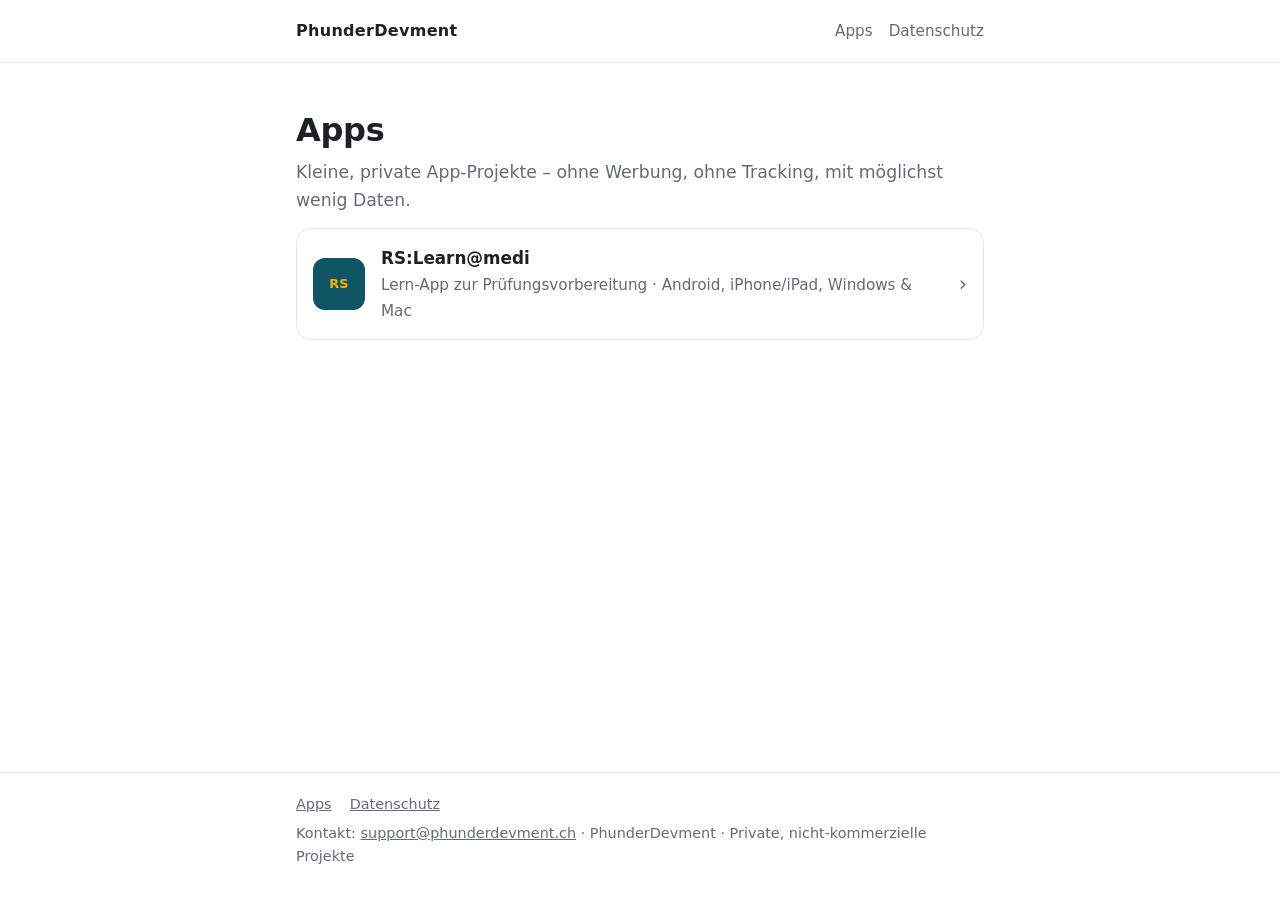
<file: index.html>
<!doctype html>
<html lang="de-CH">
<head>
<meta charset="utf-8">
<meta name="viewport" content="width=device-width, initial-scale=1">
<title>PhunderDevment – Apps</title>
<meta name="description" content="Private, nicht-kommerzielle App-Projekte ohne Werbung und Tracking.">
<link rel="stylesheet" href="assets/base.css">
</head>
<body>
<header class="top"><div class="wrap">
<a class="logo" href="./">PhunderDevment</a>
<nav><a href="./">Apps</a><a href="datenschutz.html">Datenschutz</a></nav>
</div></header>
<main><div class="wrap">
<h1>Apps</h1>
<p class="lead">Kleine, private App-Projekte – ohne Werbung, ohne Tracking, mit möglichst wenig Daten.</p>

<div class="apps">
  <a class="app" href="rslearn/">
    <span class="app-icon" style="background:#0f5563;color:#f4b400">RS</span>
    <span class="app-body"><strong>RS:Learn@medi</strong><span>Lern-App zur Prüfungsvorbereitung · Android, iPhone/iPad, Windows &amp; Mac</span></span>
    <span class="app-arrow" aria-hidden="true">›</span>
  </a>
  <!-- Weitere App: Block <a class="app">…</a> kopieren und anpassen -->
</div>

</div></main>
<footer><div class="wrap">
<div class="links"><a href="./">Apps</a><a href="datenschutz.html">Datenschutz</a></div>
<div>Kontakt: <a href="mailto:support@phunderdevment.ch">support@phunderdevment.ch</a> · PhunderDevment · Private, nicht-kommerzielle Projekte</div>
</div></footer>
</body>
</html>
</file>
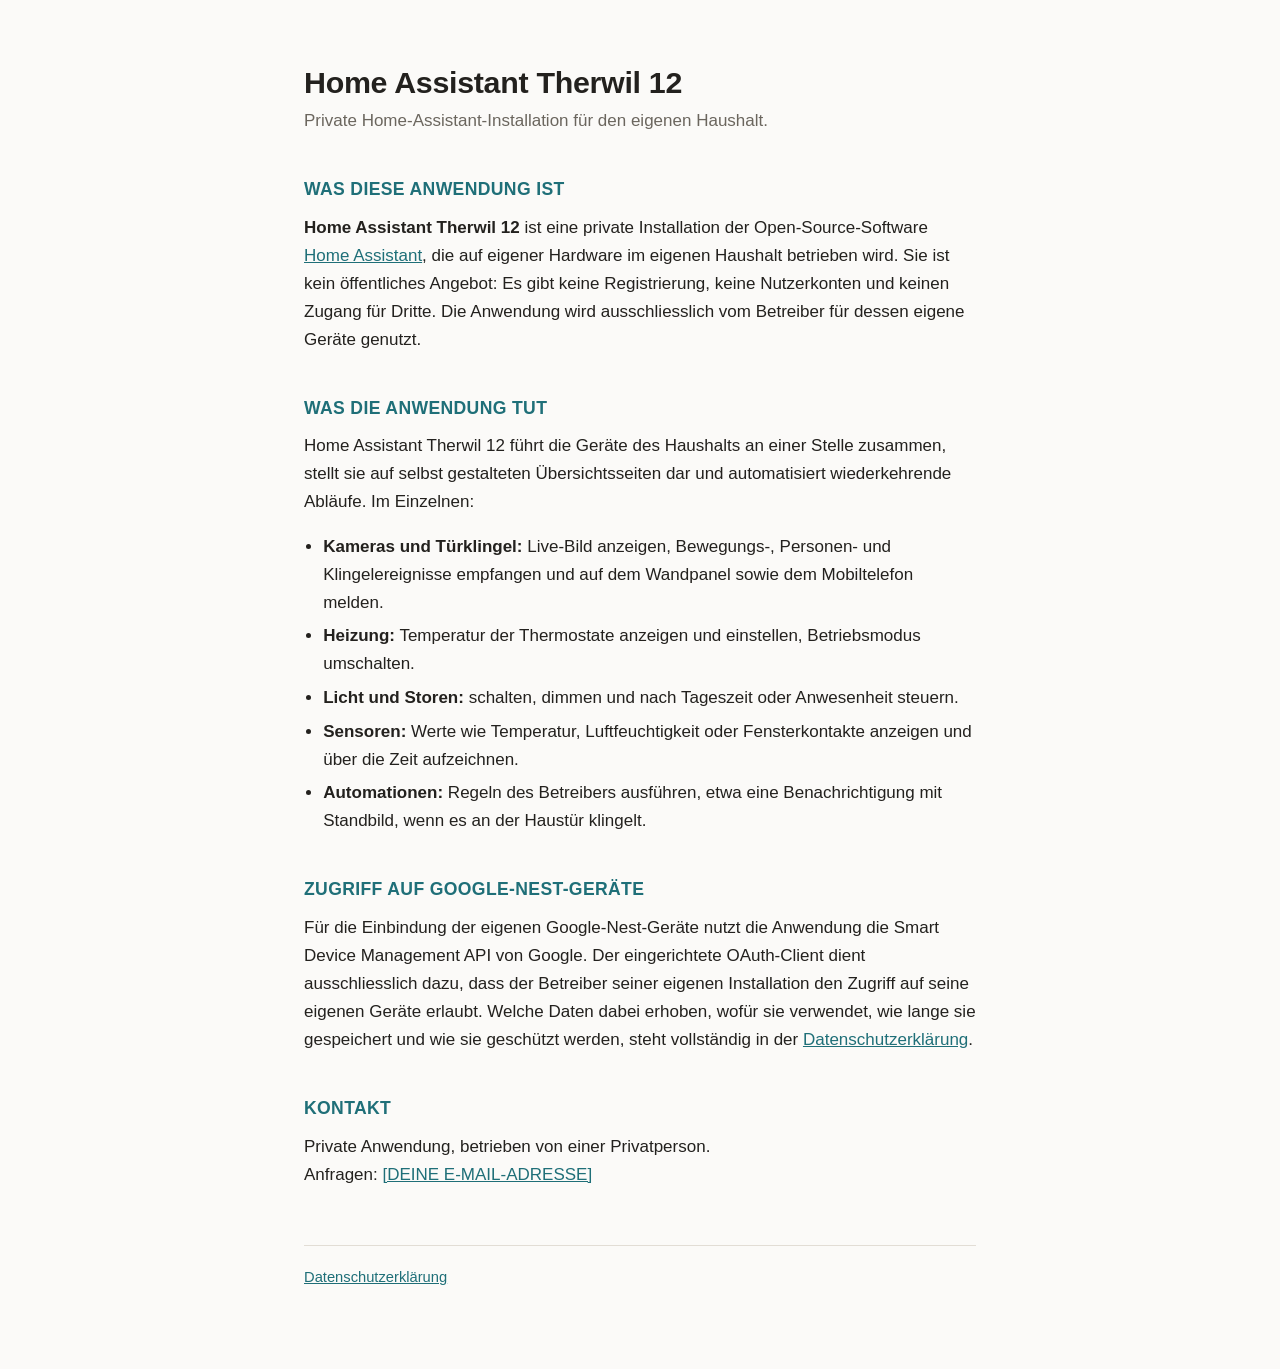
<file: ha/index.html>
<!DOCTYPE html>
<html lang="de">
<head>
<meta charset="utf-8">
<meta name="viewport" content="width=device-width, initial-scale=1">
<title>Home Assistant Therwil 12</title>
<meta name="description" content="Home Assistant Therwil 12 – private Home-Assistant-Installation zur Steuerung der eigenen Smarthome-Geräte im eigenen Haushalt.">
<style>
  :root {
    --bg: #fbfaf8;
    --fg: #23211e;
    --muted: #6b665e;
    --line: #e2ddd5;
    --accent: #1f6f78;
  }
  @media (prefers-color-scheme: dark) {
    :root {
      --bg: #171614;
      --fg: #eceae6;
      --muted: #a29b91;
      --line: #322f2b;
      --accent: #5fb3bc;
    }
  }
  * { box-sizing: border-box; }
  body {
    margin: 0;
    background: var(--bg);
    color: var(--fg);
    font: 17px/1.65 -apple-system, BlinkMacSystemFont, "Segoe UI", Roboto, Helvetica, Arial, sans-serif;
  }
  main {
    max-width: 44rem;
    margin: 0 auto;
    padding: 4rem 16px 5rem;
  }
  h1 {
    font-size: 1.9rem;
    line-height: 1.2;
    margin: 0 0 .4rem;
    letter-spacing: -.01em;
  }
  .sub { color: var(--muted); margin: 0 0 2.5rem; }
  h2 {
    font-size: 1.1rem;
    margin: 2.5rem 0 .6rem;
    letter-spacing: .02em;
    text-transform: uppercase;
    color: var(--accent);
  }
  p { margin: 0 0 1rem; }
  ul { margin: 0 0 1rem; padding-left: 1.2rem; }
  li { margin-bottom: .35rem; }
  a { color: var(--accent); }
  footer {
    margin-top: 3.5rem;
    padding-top: 1.2rem;
    border-top: 1px solid var(--line);
    color: var(--muted);
    font-size: .92rem;
  }
</style>
</head>
<body>
<main>
  <h1>Home Assistant Therwil 12</h1>
  <p class="sub">Private Home-Assistant-Installation für den eigenen Haushalt.</p>

  <h2>Was diese Anwendung ist</h2>
  <p>
    <strong>Home Assistant Therwil 12</strong> ist eine private Installation der
    Open-Source-Software <a href="https://www.home-assistant.io/" rel="noopener">Home Assistant</a>,
    die auf eigener Hardware im eigenen Haushalt betrieben wird. Sie ist kein öffentliches
    Angebot: Es gibt keine Registrierung, keine Nutzerkonten und keinen Zugang für Dritte.
    Die Anwendung wird ausschliesslich vom Betreiber für dessen eigene Geräte genutzt.
  </p>

  <h2>Was die Anwendung tut</h2>
  <p>
    Home Assistant Therwil 12 führt die Geräte des Haushalts an einer Stelle zusammen,
    stellt sie auf selbst gestalteten Übersichtsseiten dar und automatisiert wiederkehrende
    Abläufe. Im Einzelnen:
  </p>
  <ul>
    <li><strong>Kameras und Türklingel:</strong> Live-Bild anzeigen, Bewegungs-, Personen- und Klingelereignisse empfangen und auf dem Wandpanel sowie dem Mobiltelefon melden.</li>
    <li><strong>Heizung:</strong> Temperatur der Thermostate anzeigen und einstellen, Betriebsmodus umschalten.</li>
    <li><strong>Licht und Storen:</strong> schalten, dimmen und nach Tageszeit oder Anwesenheit steuern.</li>
    <li><strong>Sensoren:</strong> Werte wie Temperatur, Luftfeuchtigkeit oder Fensterkontakte anzeigen und über die Zeit aufzeichnen.</li>
    <li><strong>Automationen:</strong> Regeln des Betreibers ausführen, etwa eine Benachrichtigung mit Standbild, wenn es an der Haustür klingelt.</li>
  </ul>

  <h2>Zugriff auf Google-Nest-Geräte</h2>
  <p>
    Für die Einbindung der eigenen Google-Nest-Geräte nutzt die Anwendung die
    Smart Device Management API von Google. Der eingerichtete OAuth-Client dient
    ausschliesslich dazu, dass der Betreiber seiner eigenen Installation den Zugriff auf
    seine eigenen Geräte erlaubt. Welche Daten dabei erhoben, wofür sie verwendet, wie lange
    sie gespeichert und wie sie geschützt werden, steht vollständig in der
    <a href="https://www.phunderdevment.ch/HA/datenschutz.html">Datenschutzerklärung</a>.
  </p>

  <h2>Kontakt</h2>
  <p>
    Private Anwendung, betrieben von einer Privatperson.<br>
    Anfragen: <a href="mailto:[DEINE E-MAIL-ADRESSE]">[DEINE E-MAIL-ADRESSE]</a>
  </p>

  <footer>
    <a href="https://www.phunderdevment.ch/HA/datenschutz.html">Datenschutzerklärung</a>
  </footer>
</main>
</body>
</html>
</file>
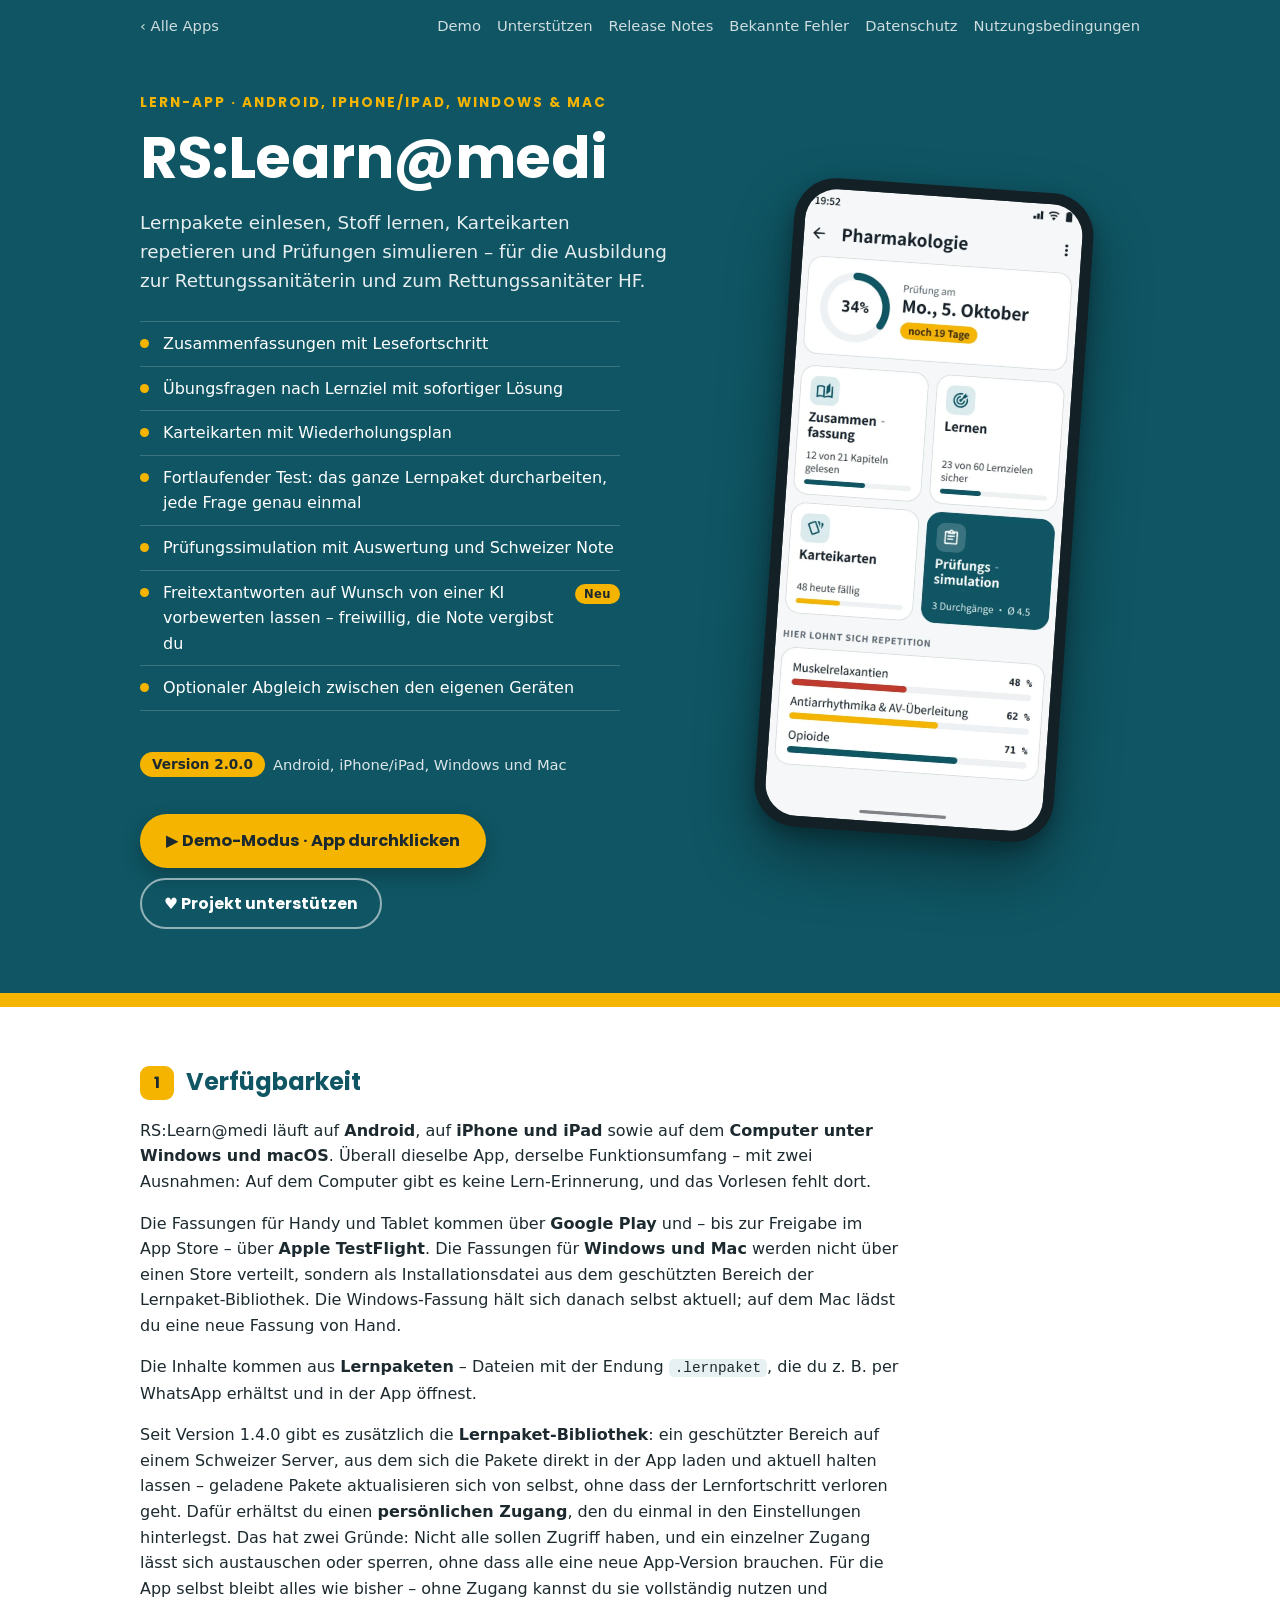
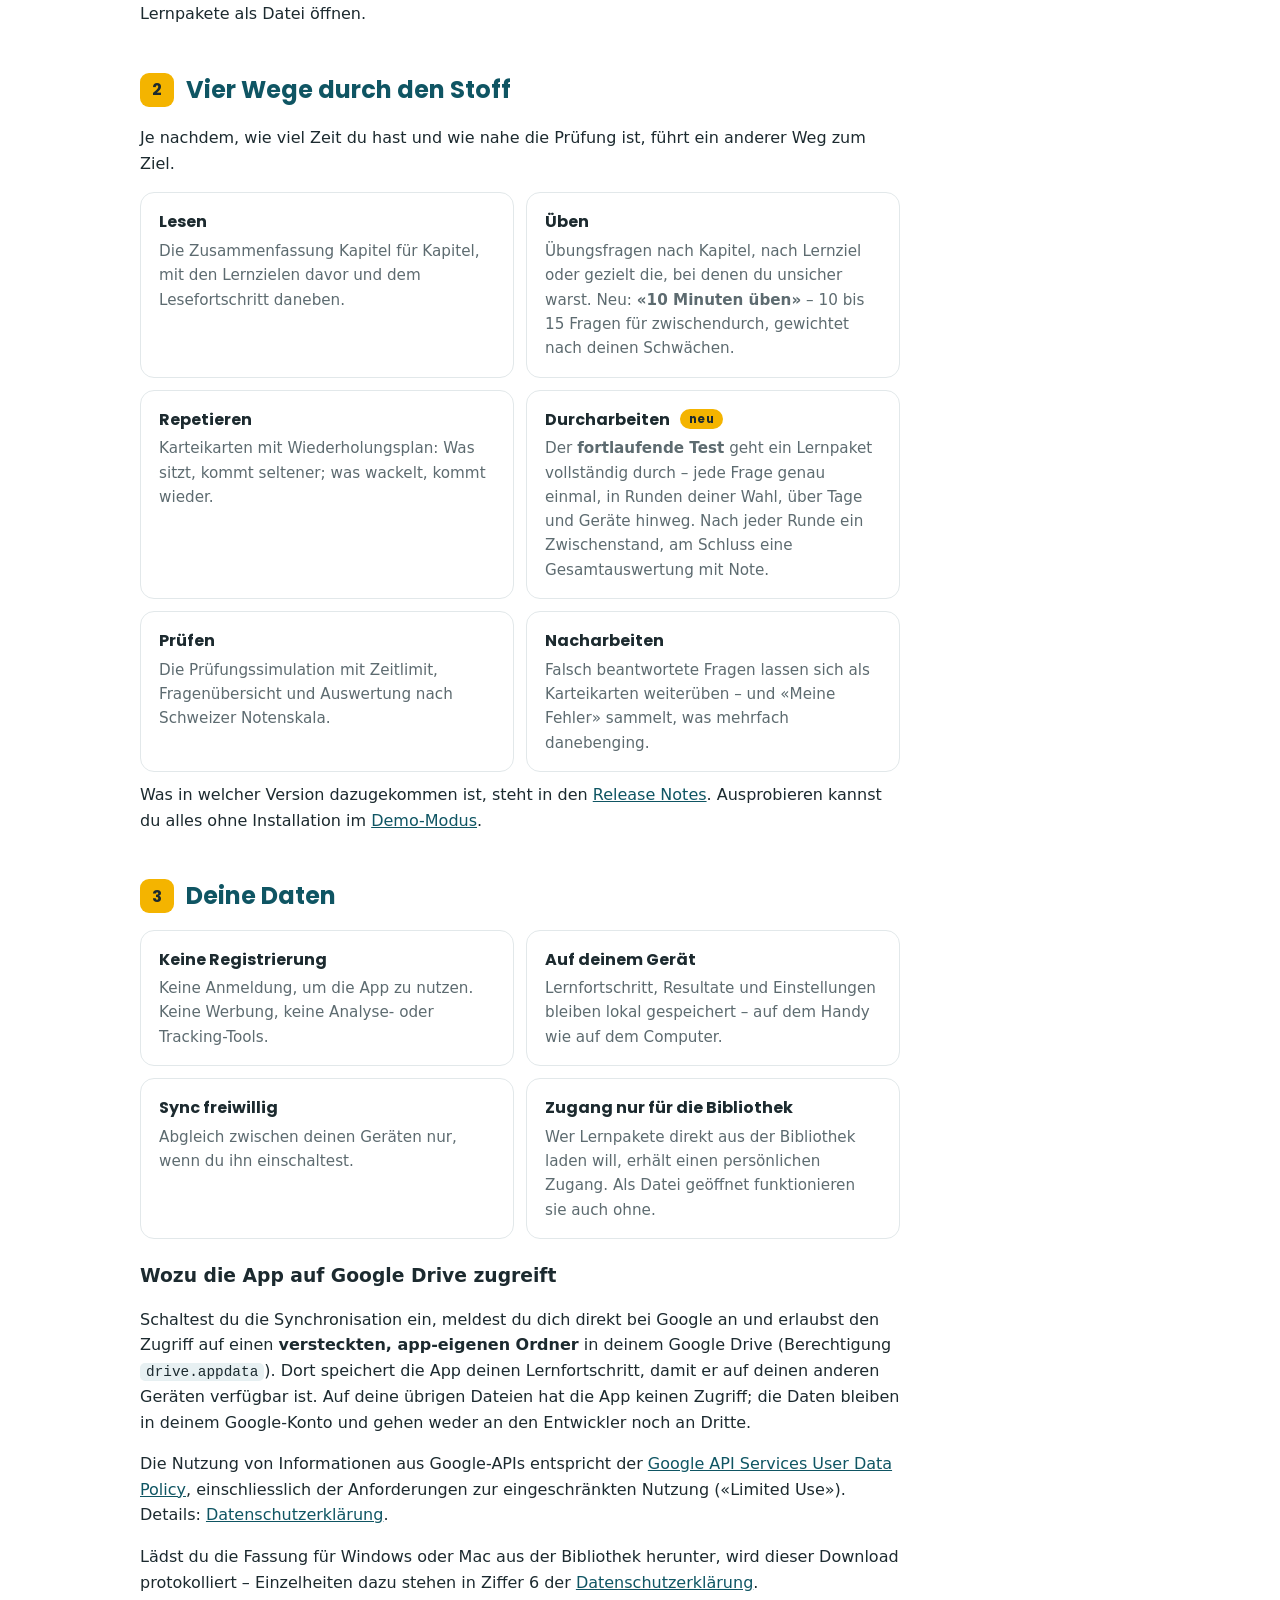
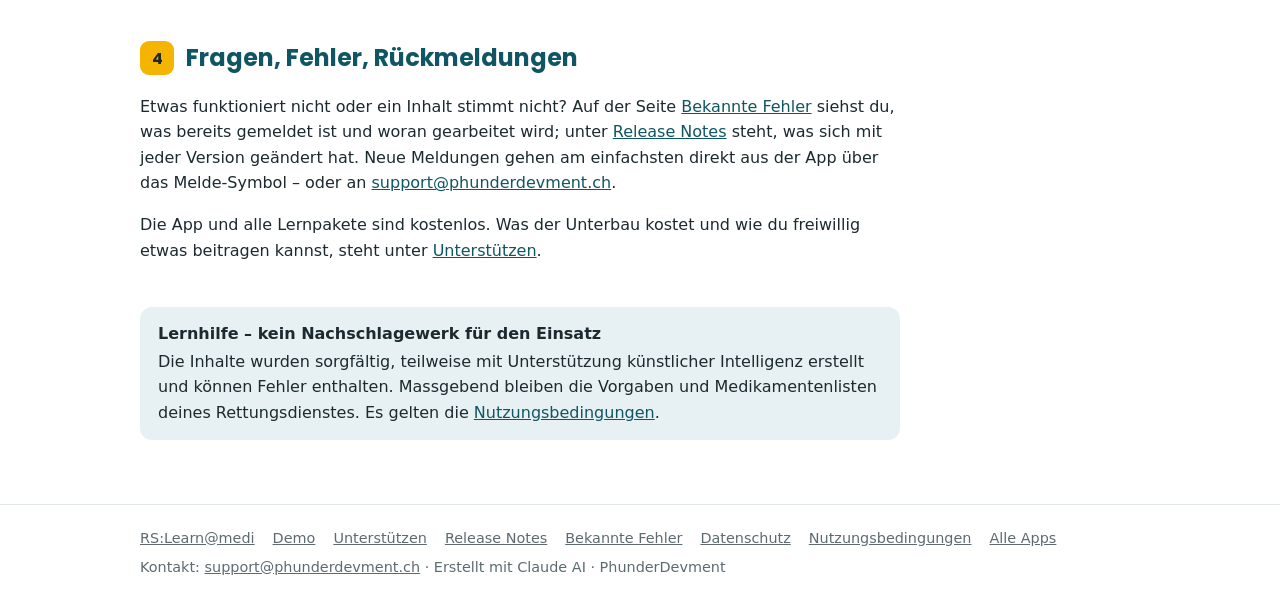
<file: rslearn/index.html>
<!doctype html>
<html lang="de-CH">
<head>
<meta charset="utf-8">
<meta name="viewport" content="width=device-width, initial-scale=1">
<title>RS:Learn@medi – Lern-App zur Prüfungsvorbereitung</title>
<meta name="description" content="RS:Learn@medi: Lern-App für Android, iPhone/iPad, Windows und Mac zur Prüfungsvorbereitung in der Rettungssanitäter-Ausbildung.">
<link rel="stylesheet" href="rslearn.css">
<style>
  .cta-reihe{display:flex;flex-wrap:wrap;gap:10px;margin:22px 0 0}
  .btn-zweit{display:inline-flex;align-items:center;gap:9px;border-radius:999px;
    padding:11px 22px;font-family:var(--head-font);font-weight:700;font-size:.98rem;
    text-decoration:none;color:#fff;border:2px solid rgba(255,255,255,.55);background:transparent}
  .btn-zweit:hover{border-color:#fff;background:rgba(255,255,255,.1)}
  .kontakt-zeile{margin-top:10px}
  main .cards{grid-template-columns:repeat(auto-fit,minmax(320px,1fr))}
  /* Navigation klebt oben. Sie liegt bewusst ausserhalb von .hero: dort verhindert
     overflow:hidden jedes position:sticky. */
  .hero-bar{position:sticky;top:0;z-index:100;background:var(--petrol);color:#fff}
  .hero-bar .hero-nav{padding-top:14px;padding-bottom:14px}
  @media (max-width:760px){
    .hero-bar .hero-nav{padding-top:8px;padding-bottom:8px;gap:4px}
    .hero-bar .hero-nav nav{gap:4px 12px}
    .hero-bar .hero-nav a{font-size:.82rem}
  }
  .neu{display:inline-block;background:var(--yellow,#f4b400);color:#1c2a2f;font-weight:700;
    border-radius:999px;padding:1px 9px;font-size:.72rem;letter-spacing:.04em;margin-left:7px;vertical-align:2px}
</style>
</head>
<body>
<header class="hero-bar">
<div class="wrap hero-nav">
<a href="../">‹ Alle Apps</a>
<nav><a href="demo.html">Demo</a><a href="unterstuetzen.html">Unterstützen</a><a href="releasenotes.html">Release Notes</a><a href="bekannte-fehler.html">Bekannte Fehler</a><a href="datenschutz.html">Datenschutz</a><a href="nutzungsbedingungen.html">Nutzungsbedingungen</a></nav>
</div>
</header>

<header class="hero">
<div class="wrap hero-grid">
<div>
<p class="eyebrow">Lern-App · Android, iPhone/iPad, Windows &amp; Mac</p>
<h1>RS:Learn@medi</h1>
<p class="lead">Lernpakete einlesen, Stoff lernen, Karteikarten repetieren und Prüfungen simulieren – für die Ausbildung zur Rettungssanitäterin und zum Rettungssanitäter HF.</p>
<ul class="checks">
<li>Zusammenfassungen mit Lesefortschritt</li>
<li>Übungsfragen nach Lernziel mit sofortiger Lösung</li>
<li>Karteikarten mit Wiederholungsplan</li>
<li>Fortlaufender Test: das ganze Lernpaket durcharbeiten, jede Frage genau einmal</li>
<li>Prüfungssimulation mit Auswertung und Schweizer Note</li>
<li>Freitextantworten auf Wunsch von einer KI vorbewerten lassen – freiwillig, die Note vergibst du<span class="neu">Neu</span></li>
<li>Optionaler Abgleich zwischen den eigenen Geräten</li>
</ul>
<p class="status"><span class="pill">Version 2.0.0</span> Android, iPhone/iPad, Windows und Mac</p>
<p class="demo-cta cta-reihe"><a class="btn-demo" href="demo.html">▶ Demo-Modus · App durchklicken</a><a class="btn-zweit" href="unterstuetzen.html">♥ Projekt unterstützen</a></p>
</div>
<div class="phone-wrap"><div class="phone"><img src="img/app-uebersicht.webp" width="720" height="1560" alt="Screenshot der App: Übersicht einer Prüfungsvorbereitung mit Fortschritt, Zusammenfassung, Lernen, Karteikarten und Prüfungssimulation"></div></div>
</div>
</header>
<main><div class="wrap"><div class="content">
<section>
  <h2 class="section-title"><span class="num">1</span>Verfügbarkeit</h2>
  <p>RS:Learn@medi läuft auf <strong>Android</strong>, auf <strong>iPhone und iPad</strong> sowie auf dem <strong>Computer unter Windows und macOS</strong>. Überall dieselbe App, derselbe Funktionsumfang – mit zwei Ausnahmen: Auf dem Computer gibt es keine Lern-Erinnerung, und das Vorlesen fehlt dort.</p>
  <p>Die Fassungen für Handy und Tablet kommen über <strong>Google Play</strong> und – bis zur Freigabe im App&nbsp;Store – über <strong>Apple TestFlight</strong>. Die Fassungen für <strong>Windows und Mac</strong> werden nicht über einen Store verteilt, sondern als Installationsdatei aus dem geschützten Bereich der Lernpaket-Bibliothek. Die Windows-Fassung hält sich danach selbst aktuell; auf dem Mac lädst du eine neue Fassung von Hand.</p>
  <p>Die Inhalte kommen aus <strong>Lernpaketen</strong> – Dateien mit der Endung <code>.lernpaket</code>, die du z.&nbsp;B. per WhatsApp erhältst und in der App öffnest.</p>
  <p>Seit Version 1.4.0 gibt es zusätzlich die <strong>Lernpaket-Bibliothek</strong>: ein geschützter Bereich auf einem Schweizer Server, aus dem sich die Pakete direkt in der App laden und aktuell halten lassen – geladene Pakete aktualisieren sich von selbst, ohne dass der Lernfortschritt verloren geht. Dafür erhältst du einen <strong>persönlichen Zugang</strong>, den du einmal in den Einstellungen hinterlegst. Das hat zwei Gründe: Nicht alle sollen Zugriff haben, und ein einzelner Zugang lässt sich austauschen oder sperren, ohne dass alle eine neue App-Version brauchen. Für die App selbst bleibt alles wie bisher – ohne Zugang kannst du sie vollständig nutzen und Lernpakete als Datei öffnen.</p>
</section>

<section>
  <h2 class="section-title"><span class="num">2</span>Vier Wege durch den Stoff</h2>
  <p>Je nachdem, wie viel Zeit du hast und wie nahe die Prüfung ist, führt ein anderer Weg zum Ziel.</p>
  <div class="cards">
    <div class="card"><h3>Lesen</h3><p>Die Zusammenfassung Kapitel für Kapitel, mit den Lernzielen davor und dem Lesefortschritt daneben.</p></div>
    <div class="card"><h3>Üben</h3><p>Übungsfragen nach Kapitel, nach Lernziel oder gezielt die, bei denen du unsicher warst. Neu: <strong>«10 Minuten üben»</strong> – 10 bis 15 Fragen für zwischendurch, gewichtet nach deinen Schwächen.</p></div>
    <div class="card"><h3>Repetieren</h3><p>Karteikarten mit Wiederholungsplan: Was sitzt, kommt seltener; was wackelt, kommt wieder.</p></div>
    <div class="card"><h3>Durcharbeiten <span class="neu">neu</span></h3><p>Der <strong>fortlaufende Test</strong> geht ein Lernpaket vollständig durch – jede Frage genau einmal, in Runden deiner Wahl, über Tage und Geräte hinweg. Nach jeder Runde ein Zwischenstand, am Schluss eine Gesamtauswertung mit Note.</p></div>
    <div class="card"><h3>Prüfen</h3><p>Die Prüfungssimulation mit Zeitlimit, Fragenübersicht und Auswertung nach Schweizer Notenskala.</p></div>
    <div class="card"><h3>Nacharbeiten</h3><p>Falsch beantwortete Fragen lassen sich als Karteikarten weiterüben – und «Meine Fehler» sammelt, was mehrfach danebenging.</p></div>
  </div>
  <p class="kontakt-zeile">Was in welcher Version dazugekommen ist, steht in den <a href="releasenotes.html">Release Notes</a>. Ausprobieren kannst du alles ohne Installation im <a href="demo.html">Demo-Modus</a>.</p>
</section>

<section>
  <h2 class="section-title"><span class="num">3</span>Deine Daten</h2>
  <div class="cards">
    <div class="card"><h3>Keine Registrierung</h3><p>Keine Anmeldung, um die App zu nutzen. Keine Werbung, keine Analyse- oder Tracking-Tools.</p></div>
    <div class="card"><h3>Auf deinem Gerät</h3><p>Lernfortschritt, Resultate und Einstellungen bleiben lokal gespeichert – auf dem Handy wie auf dem Computer.</p></div>
    <div class="card"><h3>Sync freiwillig</h3><p>Abgleich zwischen deinen Geräten nur, wenn du ihn einschaltest.</p></div>
    <div class="card"><h3>Zugang nur für die Bibliothek</h3><p>Wer Lernpakete direkt aus der Bibliothek laden will, erhält einen persönlichen Zugang. Als Datei geöffnet funktionieren sie auch ohne.</p></div>
  </div>
  <h3 style="margin:22px 0 4px">Wozu die App auf Google Drive zugreift</h3>
  <p>Schaltest du die Synchronisation ein, meldest du dich direkt bei Google an und erlaubst den Zugriff auf einen <strong>versteckten, app-eigenen Ordner</strong> in deinem Google Drive (Berechtigung <code>drive.appdata</code>). Dort speichert die App deinen Lernfortschritt, damit er auf deinen anderen Geräten verfügbar ist. Auf deine übrigen Dateien hat die App keinen Zugriff; die Daten bleiben in deinem Google-Konto und gehen weder an den Entwickler noch an Dritte.</p>
  <p>Die Nutzung von Informationen aus Google-APIs entspricht der <a href="https://developers.google.com/terms/api-services-user-data-policy">Google API Services User Data Policy</a>, einschliesslich der Anforderungen zur eingeschränkten Nutzung («Limited Use»). Details: <a href="datenschutz.html">Datenschutzerklärung</a>.</p>
  <p>Lädst du die Fassung für Windows oder Mac aus der Bibliothek herunter, wird dieser Download protokolliert – Einzelheiten dazu stehen in Ziffer 6 der <a href="datenschutz.html">Datenschutzerklärung</a>.</p>
</section>

<section>
  <h2 class="section-title"><span class="num">4</span>Fragen, Fehler, Rückmeldungen</h2>
  <p>Etwas funktioniert nicht oder ein Inhalt stimmt nicht? Auf der Seite <a href="bekannte-fehler.html">Bekannte Fehler</a> siehst du, was bereits gemeldet ist und woran gearbeitet wird; unter <a href="releasenotes.html">Release Notes</a> steht, was sich mit jeder Version geändert hat. Neue Meldungen gehen am einfachsten direkt aus der App über das Melde-Symbol – oder an <a href="mailto:support@phunderdevment.ch">support@phunderdevment.ch</a>.</p>
  <p class="kontakt-zeile">Die App und alle Lernpakete sind kostenlos. Was der Unterbau kostet und wie du freiwillig etwas beitragen kannst, steht unter <a href="unterstuetzen.html">Unterstützen</a>.</p>
</section>

<section>
  <div class="note"><strong>Lernhilfe – kein Nachschlagewerk für den Einsatz</strong>Die Inhalte wurden sorgfältig, teilweise mit Unterstützung künstlicher Intelligenz erstellt und können Fehler enthalten. Massgebend bleiben die Vorgaben und Medikamentenlisten deines Rettungsdienstes. Es gelten die <a href="nutzungsbedingungen.html">Nutzungsbedingungen</a>.</div>
</section>

</div></div></main>
<footer><div class="wrap">
<div class="links"><a href="./">RS:Learn@medi</a><a href="demo.html">Demo</a><a href="unterstuetzen.html">Unterstützen</a><a href="releasenotes.html">Release Notes</a><a href="bekannte-fehler.html">Bekannte Fehler</a><a href="datenschutz.html">Datenschutz</a><a href="nutzungsbedingungen.html">Nutzungsbedingungen</a><a href="../">Alle Apps</a></div>
<div>Kontakt: <a href="mailto:support@phunderdevment.ch">support@phunderdevment.ch</a> · Erstellt mit Claude AI · PhunderDevment</div>
</div></footer>
</body>
</html>
</file>
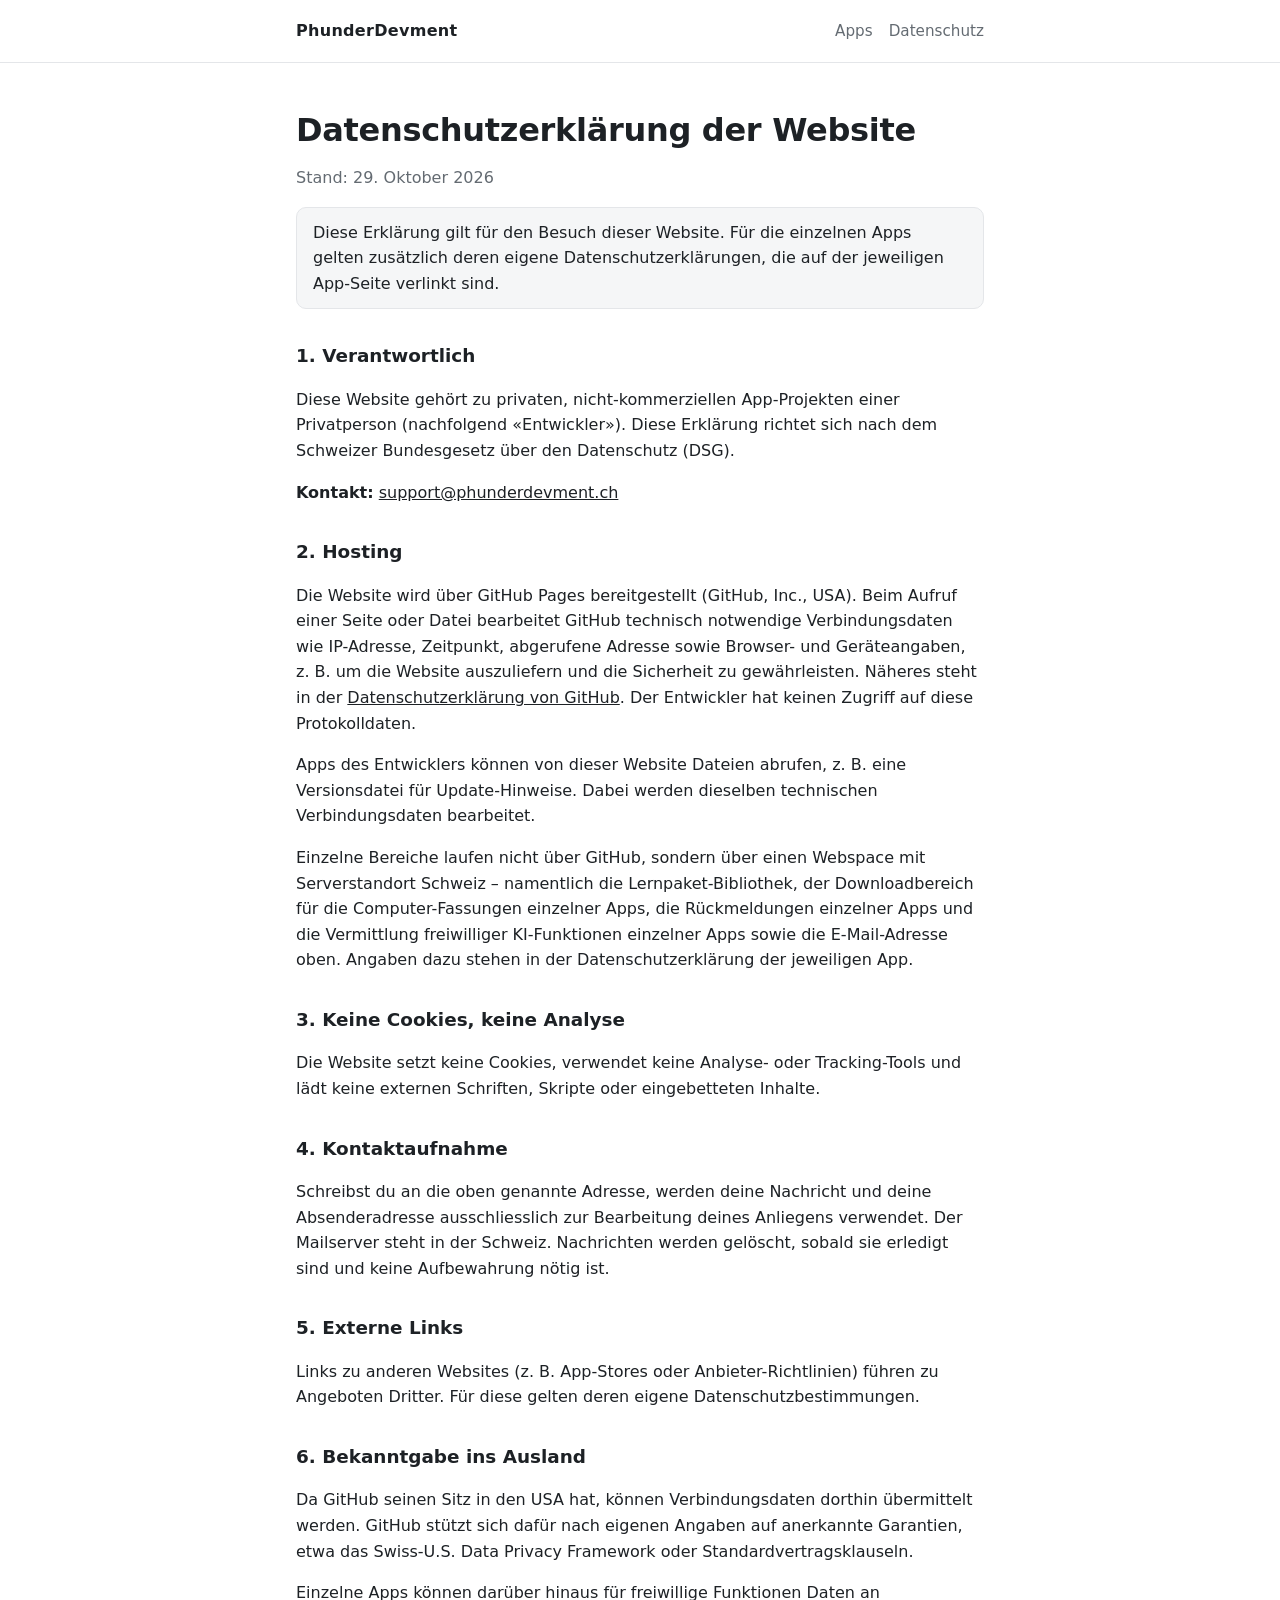
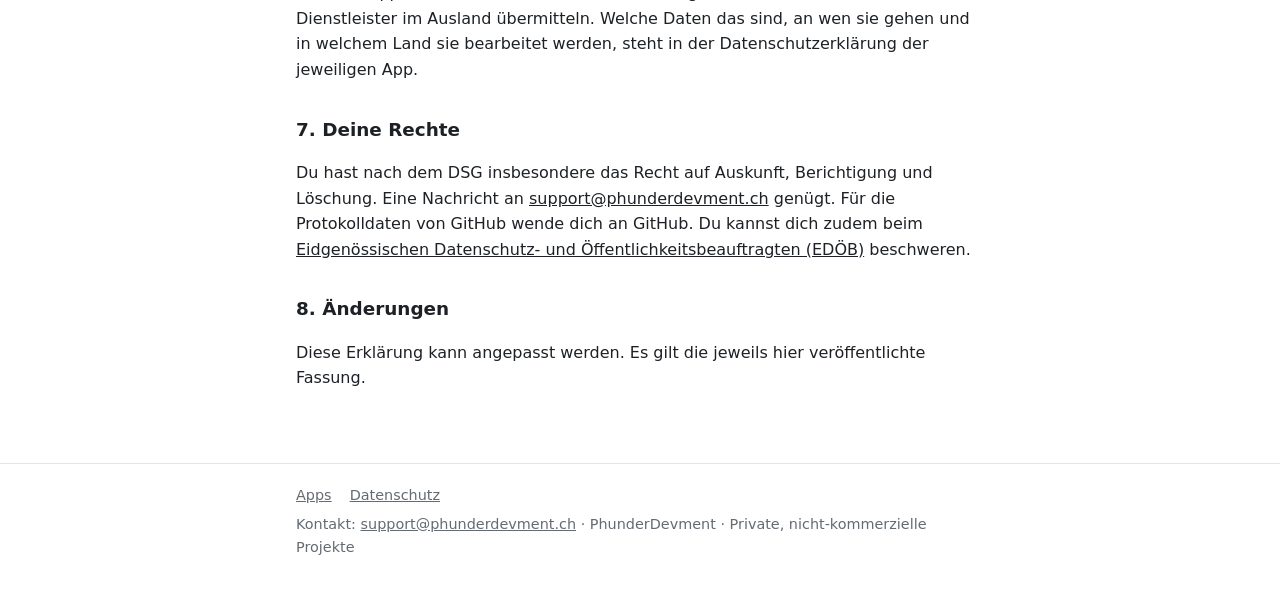
<file: datenschutz.html>
<!doctype html>
<html lang="de-CH">
<head>
<meta charset="utf-8">
<meta name="viewport" content="width=device-width, initial-scale=1">
<title>Datenschutz – PhunderDevment</title>
<meta name="description" content="Datenschutzerklärung der Website.">
<link rel="stylesheet" href="assets/base.css">
</head>
<body>
<header class="top"><div class="wrap">
<a class="logo" href="./">PhunderDevment</a>
<nav><a href="./">Apps</a><a href="datenschutz.html">Datenschutz</a></nav>
</div></header>
<main><div class="wrap legal">
<h1>Datenschutzerklärung der Website</h1>
<p class="muted">Stand: 29. Oktober 2026</p>

<div class="note">Diese Erklärung gilt für den Besuch dieser Website. Für die einzelnen Apps gelten zusätzlich deren eigene Datenschutzerklärungen, die auf der jeweiligen App-Seite verlinkt sind.</div>

<h2>1. Verantwortlich</h2>
<p>Diese Website gehört zu privaten, nicht-kommerziellen App-Projekten einer Privatperson (nachfolgend «Entwickler»). Diese Erklärung richtet sich nach dem Schweizer Bundesgesetz über den Datenschutz (DSG).</p>
<p><strong>Kontakt:</strong> <a href="mailto:support@phunderdevment.ch">support@phunderdevment.ch</a></p>

<h2>2. Hosting</h2>
<p>Die Website wird über GitHub Pages bereitgestellt (GitHub, Inc., USA). Beim Aufruf einer Seite oder Datei bearbeitet GitHub technisch notwendige Verbindungsdaten wie IP-Adresse, Zeitpunkt, abgerufene Adresse sowie Browser- und Geräteangaben, z.&nbsp;B. um die Website auszuliefern und die Sicherheit zu gewährleisten. Näheres steht in der <a href="https://docs.github.com/de/site-policy/privacy-policies/github-general-privacy-statement">Datenschutzerklärung von GitHub</a>. Der Entwickler hat keinen Zugriff auf diese Protokolldaten.</p>
<p>Apps des Entwicklers können von dieser Website Dateien abrufen, z.&nbsp;B. eine Versionsdatei für Update-Hinweise. Dabei werden dieselben technischen Verbindungsdaten bearbeitet.</p>
<p>Einzelne Bereiche laufen nicht über GitHub, sondern über einen Webspace mit Serverstandort Schweiz – namentlich die Lernpaket-Bibliothek, der Downloadbereich für die Computer-Fassungen einzelner Apps, die Rückmeldungen einzelner Apps und die Vermittlung freiwilliger KI-Funktionen einzelner Apps sowie die E-Mail-Adresse oben. Angaben dazu stehen in der Datenschutzerklärung der jeweiligen App.</p>

<h2>3. Keine Cookies, keine Analyse</h2>
<p>Die Website setzt keine Cookies, verwendet keine Analyse- oder Tracking-Tools und lädt keine externen Schriften, Skripte oder eingebetteten Inhalte.</p>

<h2>4. Kontaktaufnahme</h2>
<p>Schreibst du an die oben genannte Adresse, werden deine Nachricht und deine Absenderadresse ausschliesslich zur Bearbeitung deines Anliegens verwendet. Der Mailserver steht in der Schweiz. Nachrichten werden gelöscht, sobald sie erledigt sind und keine Aufbewahrung nötig ist.</p>

<h2>5. Externe Links</h2>
<p>Links zu anderen Websites (z.&nbsp;B. App-Stores oder Anbieter-Richtlinien) führen zu Angeboten Dritter. Für diese gelten deren eigene Datenschutzbestimmungen.</p>

<h2>6. Bekanntgabe ins Ausland</h2>
<p>Da GitHub seinen Sitz in den USA hat, können Verbindungsdaten dorthin übermittelt werden. GitHub stützt sich dafür nach eigenen Angaben auf anerkannte Garantien, etwa das Swiss-U.S. Data Privacy Framework oder Standardvertragsklauseln.</p>
<p>Einzelne Apps können darüber hinaus für freiwillige Funktionen Daten an Dienstleister im Ausland übermitteln. Welche Daten das sind, an wen sie gehen und in welchem Land sie bearbeitet werden, steht in der Datenschutzerklärung der jeweiligen App.</p>

<h2>7. Deine Rechte</h2>
<p>Du hast nach dem DSG insbesondere das Recht auf Auskunft, Berichtigung und Löschung. Eine Nachricht an <a href="mailto:support@phunderdevment.ch">support@phunderdevment.ch</a> genügt. Für die Protokolldaten von GitHub wende dich an GitHub. Du kannst dich zudem beim <a href="https://www.edoeb.admin.ch">Eidgenössischen Datenschutz- und Öffentlichkeitsbeauftragten (EDÖB)</a> beschweren.</p>

<h2>8. Änderungen</h2>
<p>Diese Erklärung kann angepasst werden. Es gilt die jeweils hier veröffentlichte Fassung.</p>

</div></main>
<footer><div class="wrap">
<div class="links"><a href="./">Apps</a><a href="datenschutz.html">Datenschutz</a></div>
<div>Kontakt: <a href="mailto:support@phunderdevment.ch">support@phunderdevment.ch</a> · PhunderDevment · Private, nicht-kommerzielle Projekte</div>
</div></footer>
</body>
</html>
</file>
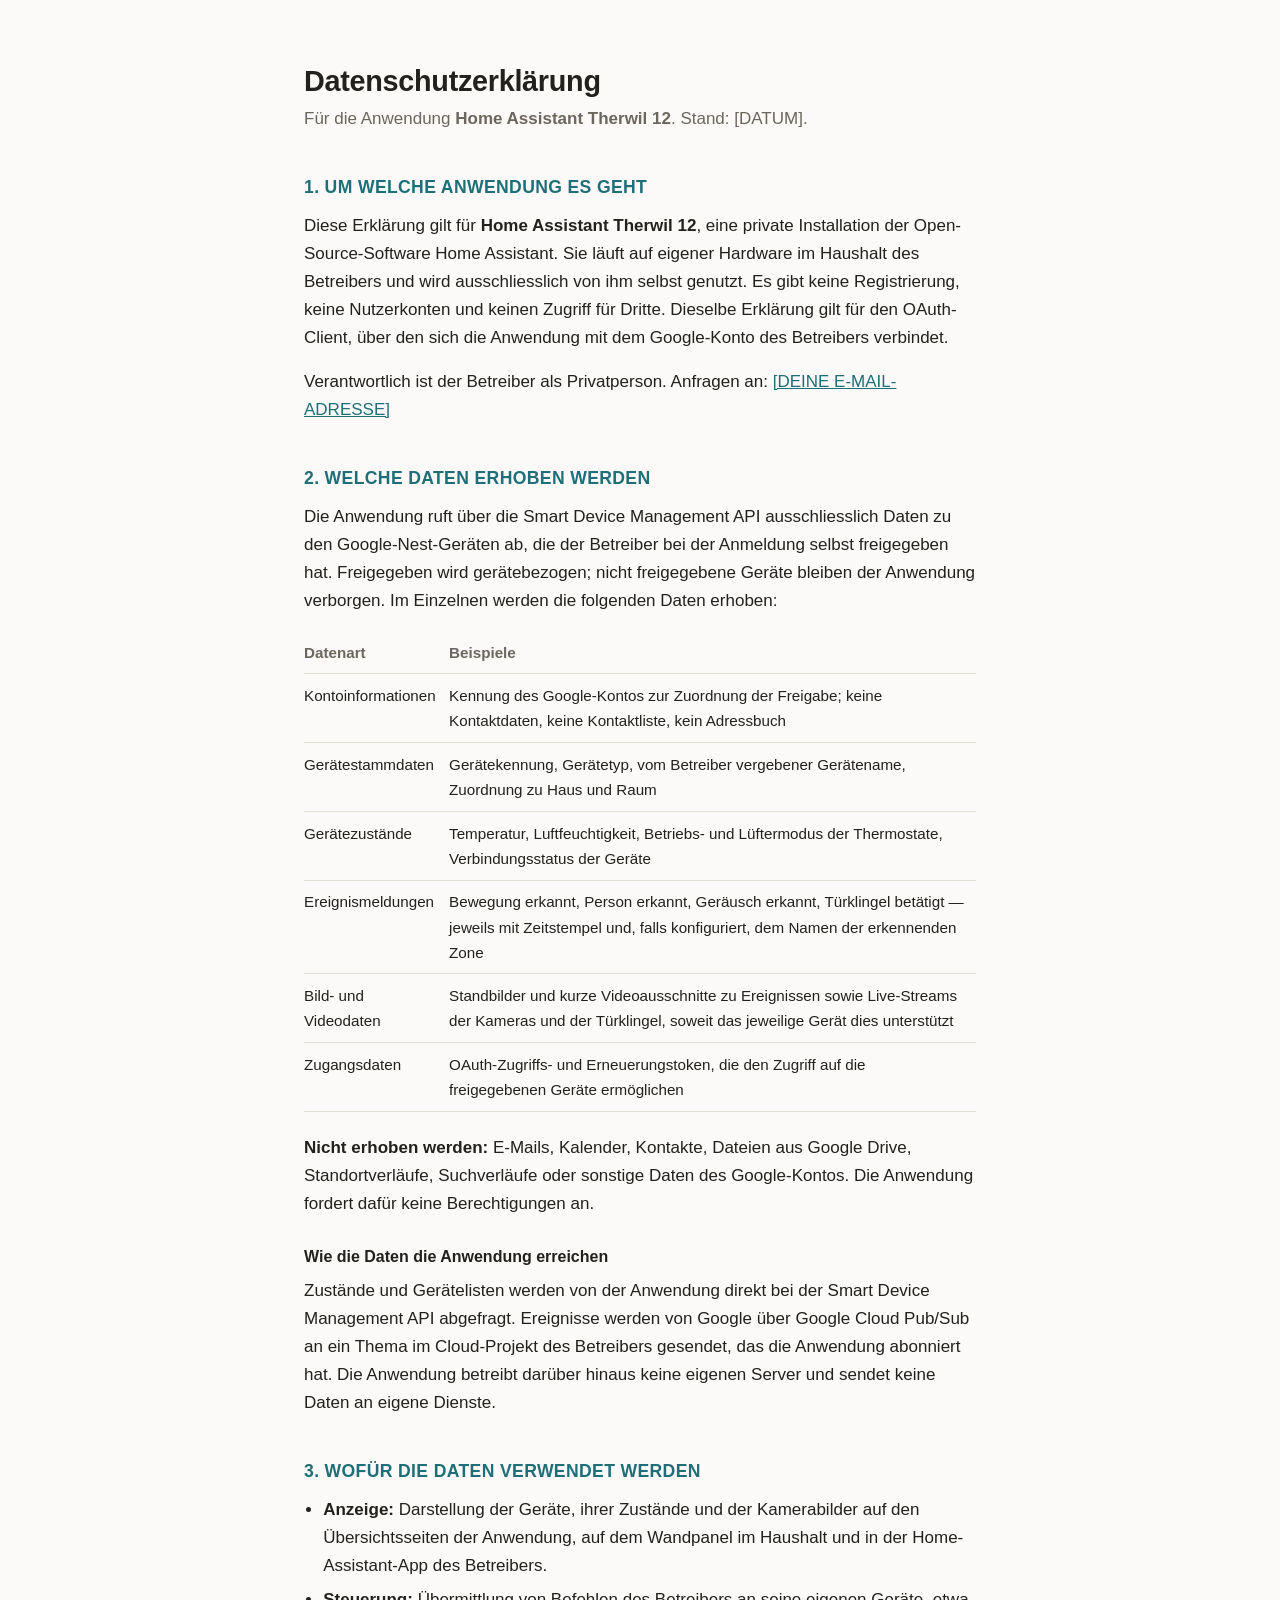
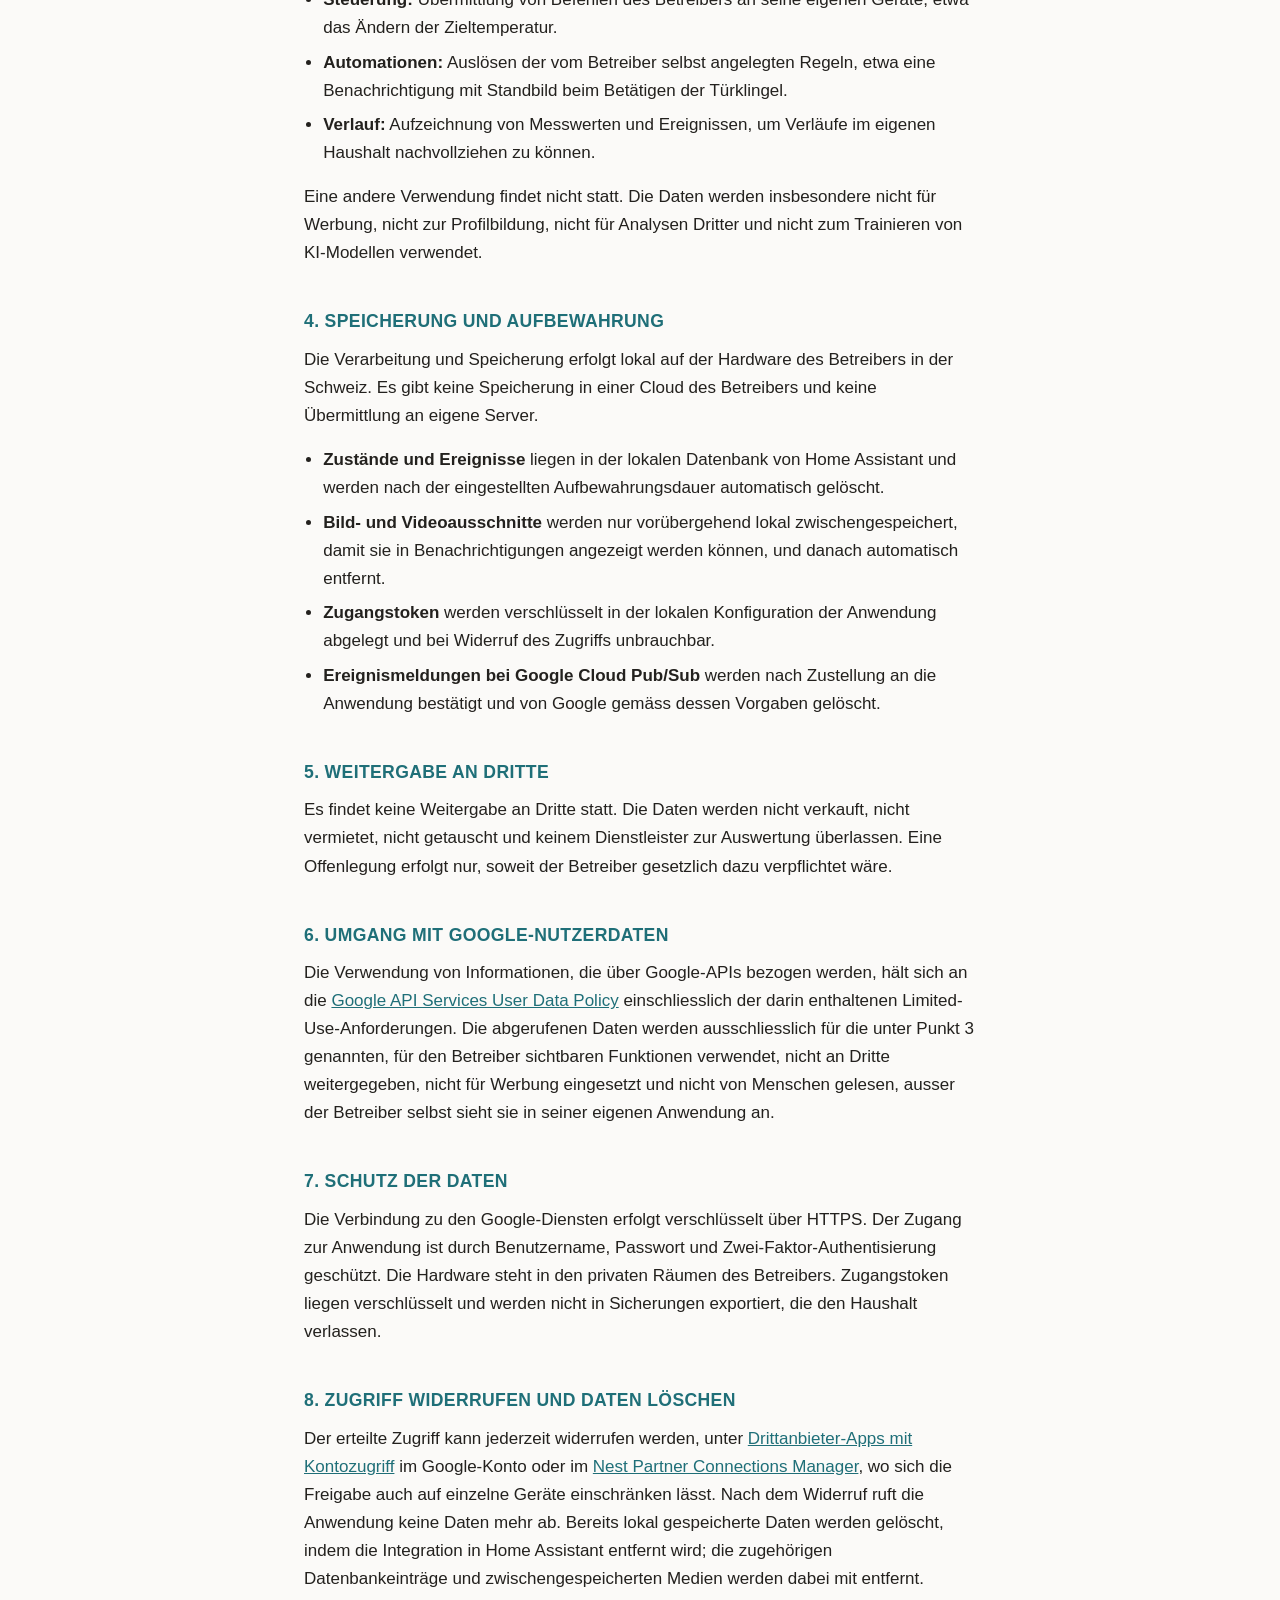
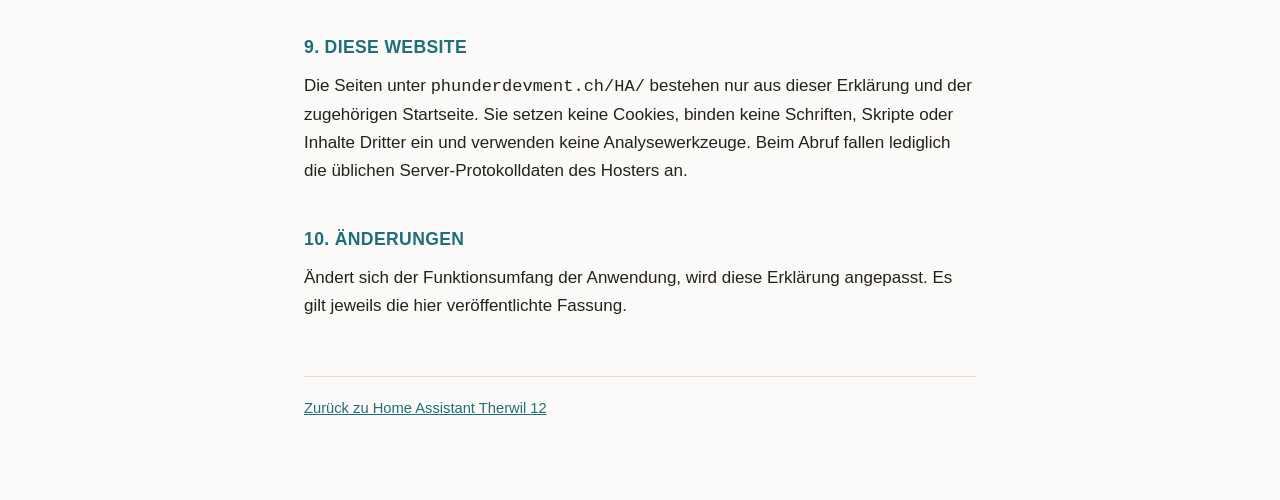
<file: ha/datenschutz.html>
<!DOCTYPE html>
<html lang="de">
<head>
<meta charset="utf-8">
<meta name="viewport" content="width=device-width, initial-scale=1">
<title>Datenschutzerklärung — Home Assistant Therwil 12</title>
<meta name="description" content="Datenschutzerklärung von Home Assistant Therwil 12: welche Google-Daten erhoben, wofür sie verwendet, wie lange sie gespeichert und wie sie geschützt werden.">
<style>
  :root {
    --bg: #fbfaf8;
    --fg: #23211e;
    --muted: #6b665e;
    --line: #e2ddd5;
    --accent: #1f6f78;
  }
  @media (prefers-color-scheme: dark) {
    :root {
      --bg: #171614;
      --fg: #eceae6;
      --muted: #a29b91;
      --line: #322f2b;
      --accent: #5fb3bc;
    }
  }
  * { box-sizing: border-box; }
  body {
    margin: 0;
    background: var(--bg);
    color: var(--fg);
    font: 17px/1.65 -apple-system, BlinkMacSystemFont, "Segoe UI", Roboto, Helvetica, Arial, sans-serif;
  }
  main {
    max-width: 44rem;
    margin: 0 auto;
    padding: 4rem 16px 5rem;
  }
  h1 { font-size: 1.8rem; line-height: 1.2; margin: 0 0 .4rem; letter-spacing: -.01em; }
  .sub { color: var(--muted); margin: 0 0 2.5rem; }
  h2 {
    font-size: 1.1rem;
    margin: 2.5rem 0 .6rem;
    letter-spacing: .02em;
    text-transform: uppercase;
    color: var(--accent);
  }
  h3 { font-size: 1rem; margin: 1.6rem 0 .4rem; }
  p { margin: 0 0 1rem; }
  ul { margin: 0 0 1rem; padding-left: 1.2rem; }
  li { margin-bottom: .4rem; }
  a { color: var(--accent); }
  table {
    width: 100%;
    border-collapse: collapse;
    margin: 0 0 1.4rem;
    font-size: .95rem;
  }
  th, td {
    text-align: left;
    vertical-align: top;
    padding: .55rem .6rem .55rem 0;
    border-bottom: 1px solid var(--line);
  }
  th { color: var(--muted); font-weight: 600; }
  footer {
    margin-top: 3.5rem;
    padding-top: 1.2rem;
    border-top: 1px solid var(--line);
    color: var(--muted);
    font-size: .92rem;
  }
</style>
</head>
<body>
<main>
  <h1>Datenschutzerklärung</h1>
  <p class="sub">Für die Anwendung <strong>Home Assistant Therwil 12</strong>. Stand: [DATUM].</p>

  <h2>1. Um welche Anwendung es geht</h2>
  <p>
    Diese Erklärung gilt für <strong>Home Assistant Therwil 12</strong>, eine private
    Installation der Open-Source-Software Home Assistant. Sie läuft auf eigener Hardware im
    Haushalt des Betreibers und wird ausschliesslich von ihm selbst genutzt. Es gibt keine
    Registrierung, keine Nutzerkonten und keinen Zugriff für Dritte. Dieselbe Erklärung gilt
    für den OAuth-Client, über den sich die Anwendung mit dem Google-Konto des Betreibers
    verbindet.
  </p>
  <p>
    Verantwortlich ist der Betreiber als Privatperson.
    Anfragen an: <a href="mailto:[DEINE E-MAIL-ADRESSE]">[DEINE E-MAIL-ADRESSE]</a>
  </p>

  <h2>2. Welche Daten erhoben werden</h2>
  <p>
    Die Anwendung ruft über die Smart Device Management API ausschliesslich Daten zu den
    Google-Nest-Geräten ab, die der Betreiber bei der Anmeldung selbst freigegeben hat.
    Freigegeben wird gerätebezogen; nicht freigegebene Geräte bleiben der Anwendung verborgen.
    Im Einzelnen werden die folgenden Daten erhoben:
  </p>

  <table>
    <thead>
      <tr><th>Datenart</th><th>Beispiele</th></tr>
    </thead>
    <tbody>
      <tr>
        <td>Kontoinformationen</td>
        <td>Kennung des Google-Kontos zur Zuordnung der Freigabe; keine Kontaktdaten, keine Kontaktliste, kein Adressbuch</td>
      </tr>
      <tr>
        <td>Gerätestammdaten</td>
        <td>Gerätekennung, Gerätetyp, vom Betreiber vergebener Gerätename, Zuordnung zu Haus und Raum</td>
      </tr>
      <tr>
        <td>Gerätezustände</td>
        <td>Temperatur, Luftfeuchtigkeit, Betriebs- und Lüftermodus der Thermostate, Verbindungsstatus der Geräte</td>
      </tr>
      <tr>
        <td>Ereignismeldungen</td>
        <td>Bewegung erkannt, Person erkannt, Geräusch erkannt, Türklingel betätigt — jeweils mit Zeitstempel und, falls konfiguriert, dem Namen der erkennenden Zone</td>
      </tr>
      <tr>
        <td>Bild- und Videodaten</td>
        <td>Standbilder und kurze Videoausschnitte zu Ereignissen sowie Live-Streams der Kameras und der Türklingel, soweit das jeweilige Gerät dies unterstützt</td>
      </tr>
      <tr>
        <td>Zugangsdaten</td>
        <td>OAuth-Zugriffs- und Erneuerungstoken, die den Zugriff auf die freigegebenen Geräte ermöglichen</td>
      </tr>
    </tbody>
  </table>

  <p>
    <strong>Nicht erhoben werden:</strong> E-Mails, Kalender, Kontakte, Dateien aus Google Drive,
    Standortverläufe, Suchverläufe oder sonstige Daten des Google-Kontos. Die Anwendung fordert
    dafür keine Berechtigungen an.
  </p>

  <h3>Wie die Daten die Anwendung erreichen</h3>
  <p>
    Zustände und Gerätelisten werden von der Anwendung direkt bei der Smart Device Management
    API abgefragt. Ereignisse werden von Google über Google Cloud Pub/Sub an ein Thema im
    Cloud-Projekt des Betreibers gesendet, das die Anwendung abonniert hat. Die Anwendung
    betreibt darüber hinaus keine eigenen Server und sendet keine Daten an eigene Dienste.
  </p>

  <h2>3. Wofür die Daten verwendet werden</h2>
  <ul>
    <li><strong>Anzeige:</strong> Darstellung der Geräte, ihrer Zustände und der Kamerabilder auf den Übersichtsseiten der Anwendung, auf dem Wandpanel im Haushalt und in der Home-Assistant-App des Betreibers.</li>
    <li><strong>Steuerung:</strong> Übermittlung von Befehlen des Betreibers an seine eigenen Geräte, etwa das Ändern der Zieltemperatur.</li>
    <li><strong>Automationen:</strong> Auslösen der vom Betreiber selbst angelegten Regeln, etwa eine Benachrichtigung mit Standbild beim Betätigen der Türklingel.</li>
    <li><strong>Verlauf:</strong> Aufzeichnung von Messwerten und Ereignissen, um Verläufe im eigenen Haushalt nachvollziehen zu können.</li>
  </ul>
  <p>
    Eine andere Verwendung findet nicht statt. Die Daten werden insbesondere nicht für Werbung,
    nicht zur Profilbildung, nicht für Analysen Dritter und nicht zum Trainieren von
    KI-Modellen verwendet.
  </p>

  <h2>4. Speicherung und Aufbewahrung</h2>
  <p>
    Die Verarbeitung und Speicherung erfolgt lokal auf der Hardware des Betreibers in der
    Schweiz. Es gibt keine Speicherung in einer Cloud des Betreibers und keine Übermittlung
    an eigene Server.
  </p>
  <ul>
    <li><strong>Zustände und Ereignisse</strong> liegen in der lokalen Datenbank von Home Assistant und werden nach der eingestellten Aufbewahrungsdauer automatisch gelöscht.</li>
    <li><strong>Bild- und Videoausschnitte</strong> werden nur vorübergehend lokal zwischengespeichert, damit sie in Benachrichtigungen angezeigt werden können, und danach automatisch entfernt.</li>
    <li><strong>Zugangstoken</strong> werden verschlüsselt in der lokalen Konfiguration der Anwendung abgelegt und bei Widerruf des Zugriffs unbrauchbar.</li>
    <li><strong>Ereignismeldungen bei Google Cloud Pub/Sub</strong> werden nach Zustellung an die Anwendung bestätigt und von Google gemäss dessen Vorgaben gelöscht.</li>
  </ul>

  <h2>5. Weitergabe an Dritte</h2>
  <p>
    Es findet keine Weitergabe an Dritte statt. Die Daten werden nicht verkauft, nicht
    vermietet, nicht getauscht und keinem Dienstleister zur Auswertung überlassen. Eine
    Offenlegung erfolgt nur, soweit der Betreiber gesetzlich dazu verpflichtet wäre.
  </p>

  <h2>6. Umgang mit Google-Nutzerdaten</h2>
  <p>
    Die Verwendung von Informationen, die über Google-APIs bezogen werden, hält sich an die
    <a href="https://developers.google.com/terms/api-services-user-data-policy" rel="noopener">Google API Services User Data Policy</a>
    einschliesslich der darin enthaltenen Limited-Use-Anforderungen. Die abgerufenen Daten
    werden ausschliesslich für die unter Punkt 3 genannten, für den Betreiber sichtbaren
    Funktionen verwendet, nicht an Dritte weitergegeben, nicht für Werbung eingesetzt und
    nicht von Menschen gelesen, ausser der Betreiber selbst sieht sie in seiner eigenen
    Anwendung an.
  </p>

  <h2>7. Schutz der Daten</h2>
  <p>
    Die Verbindung zu den Google-Diensten erfolgt verschlüsselt über HTTPS. Der Zugang zur
    Anwendung ist durch Benutzername, Passwort und Zwei-Faktor-Authentisierung geschützt.
    Die Hardware steht in den privaten Räumen des Betreibers. Zugangstoken liegen
    verschlüsselt und werden nicht in Sicherungen exportiert, die den Haushalt verlassen.
  </p>

  <h2>8. Zugriff widerrufen und Daten löschen</h2>
  <p>
    Der erteilte Zugriff kann jederzeit widerrufen werden, unter
    <a href="https://myaccount.google.com/permissions" rel="noopener">Drittanbieter-Apps mit Kontozugriff</a>
    im Google-Konto oder im
    <a href="https://nestservices.google.com/partnerconnections" rel="noopener">Nest Partner Connections Manager</a>,
    wo sich die Freigabe auch auf einzelne Geräte einschränken lässt. Nach dem Widerruf ruft
    die Anwendung keine Daten mehr ab. Bereits lokal gespeicherte Daten werden gelöscht, indem
    die Integration in Home Assistant entfernt wird; die zugehörigen Datenbankeinträge und
    zwischengespeicherten Medien werden dabei mit entfernt.
  </p>

  <h2>9. Diese Website</h2>
  <p>
    Die Seiten unter <code>phunderdevment.ch/HA/</code> bestehen nur aus dieser Erklärung und
    der zugehörigen Startseite. Sie setzen keine Cookies, binden keine Schriften, Skripte oder
    Inhalte Dritter ein und verwenden keine Analysewerkzeuge. Beim Abruf fallen lediglich die
    üblichen Server-Protokolldaten des Hosters an.
  </p>

  <h2>10. Änderungen</h2>
  <p>
    Ändert sich der Funktionsumfang der Anwendung, wird diese Erklärung angepasst. Es gilt
    jeweils die hier veröffentlichte Fassung.
  </p>

  <footer>
    <a href="https://www.phunderdevment.ch/HA/">Zurück zu Home Assistant Therwil 12</a>
  </footer>
</main>
</body>
</html>
</file>
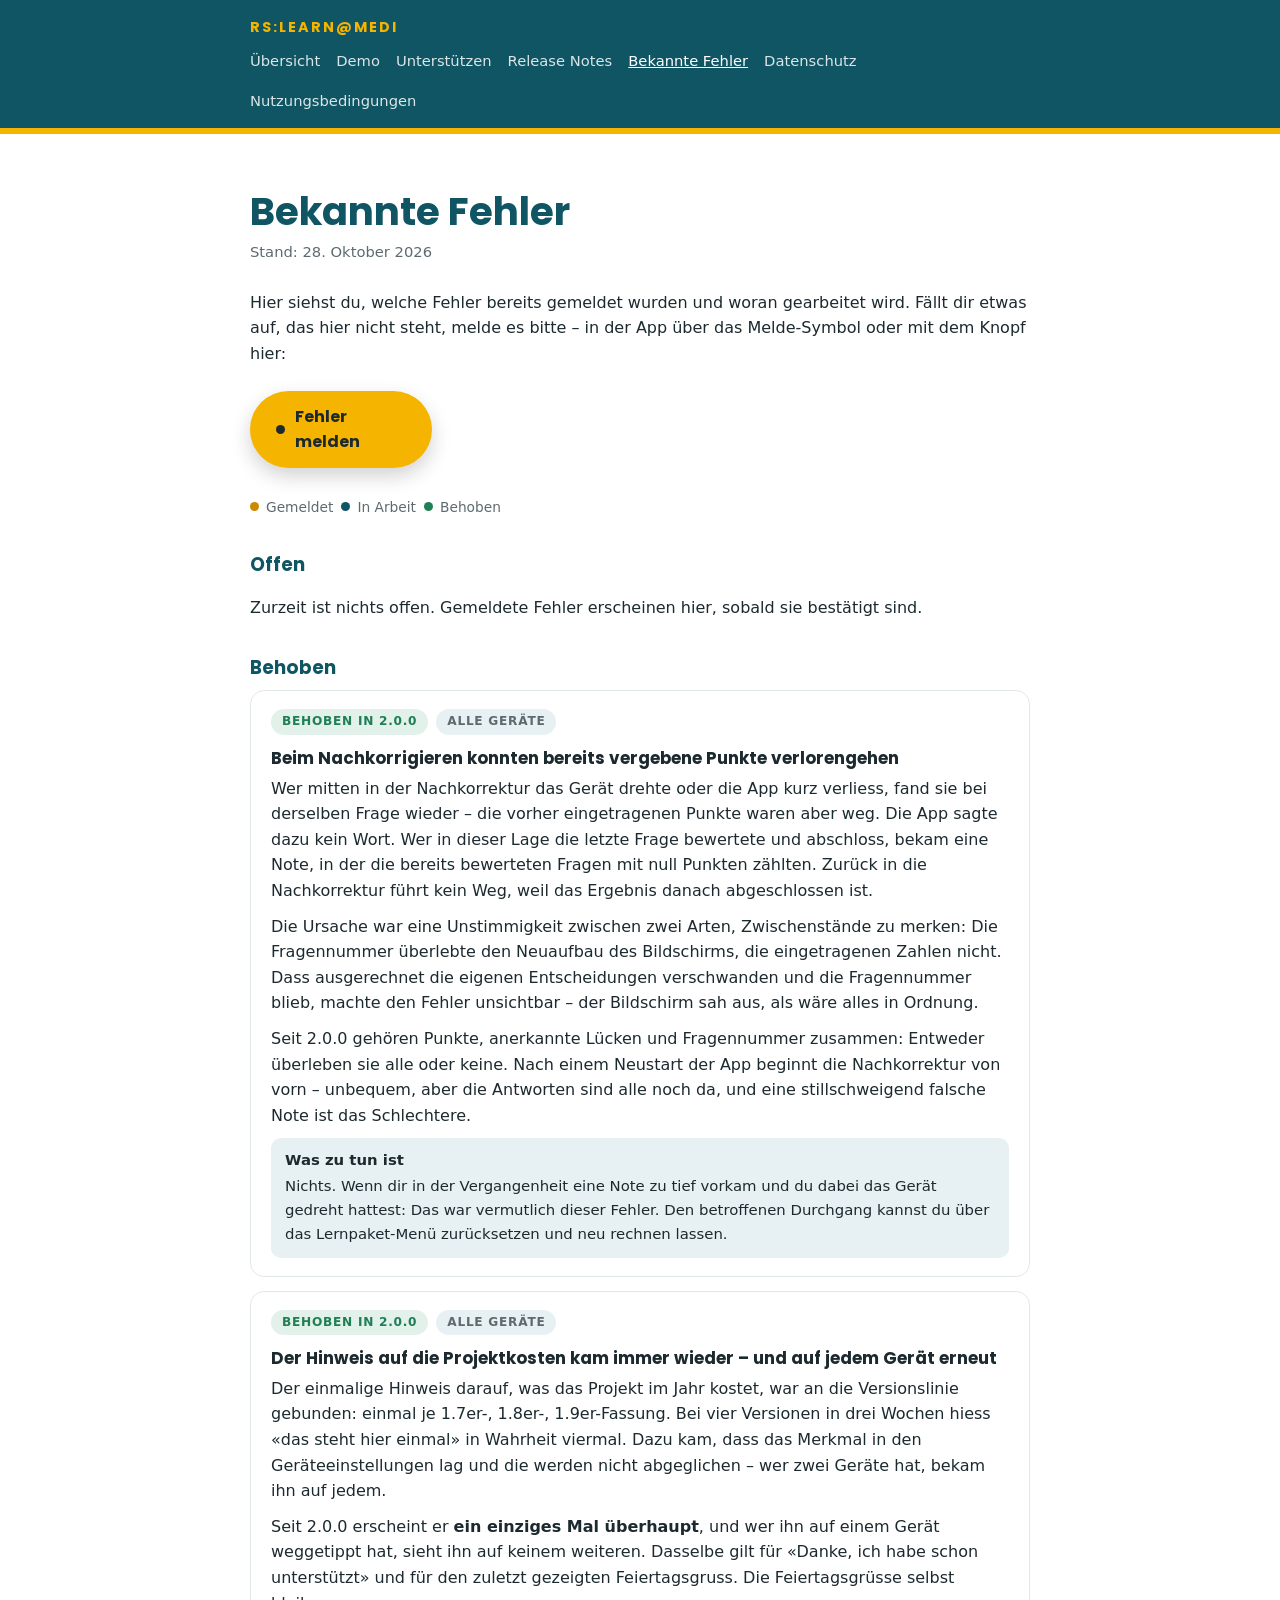
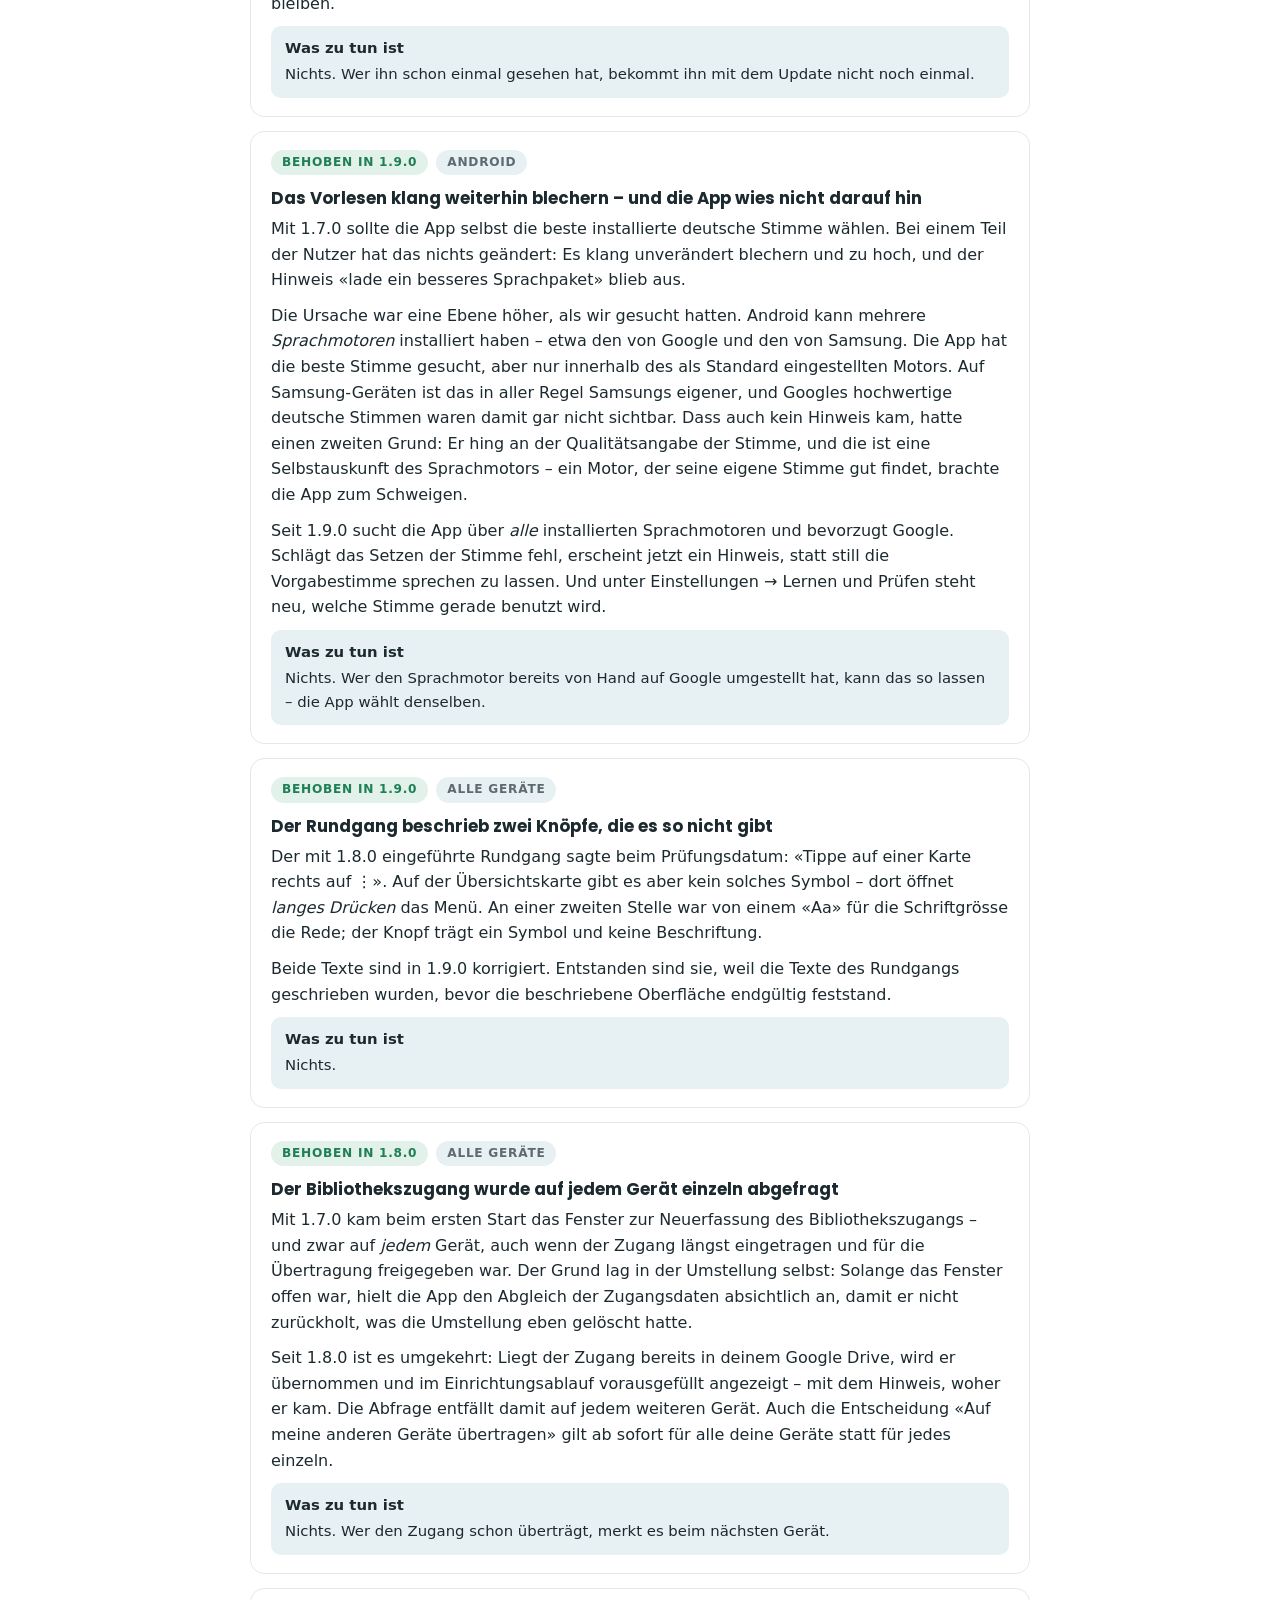
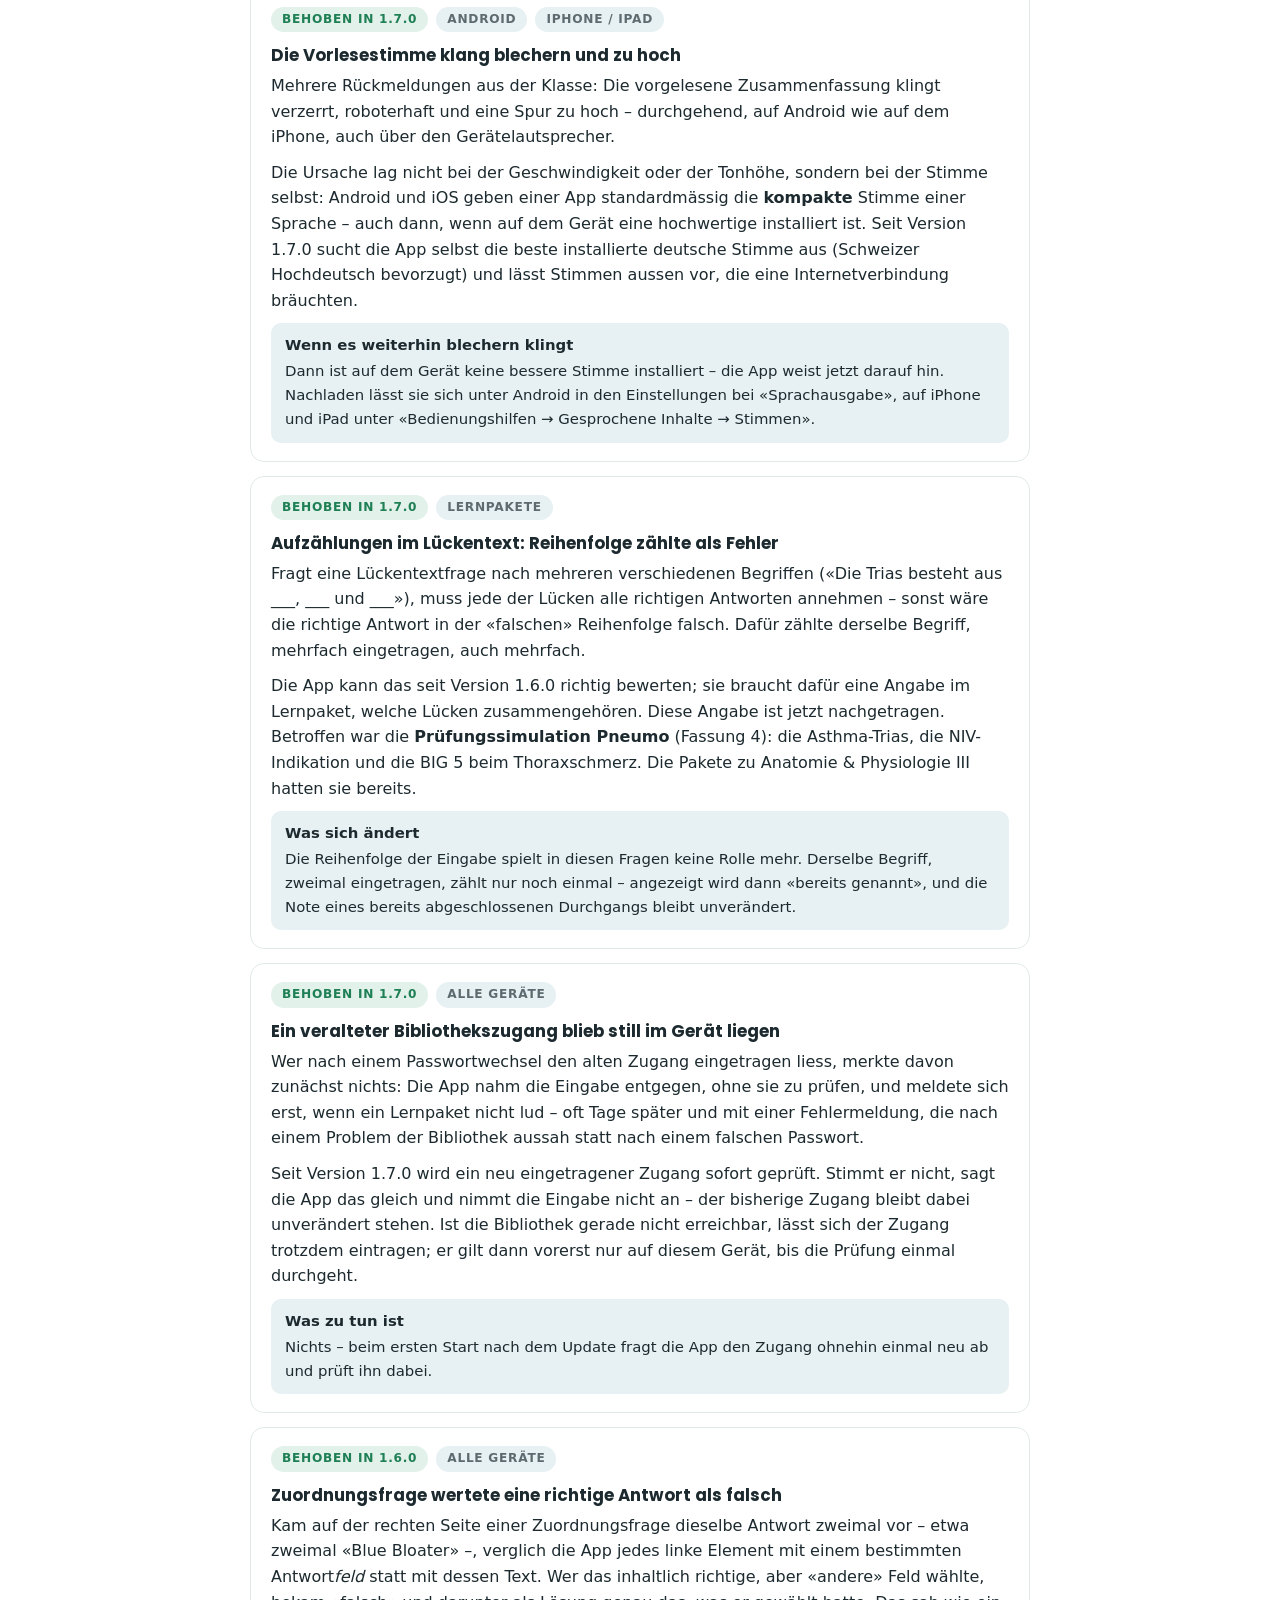
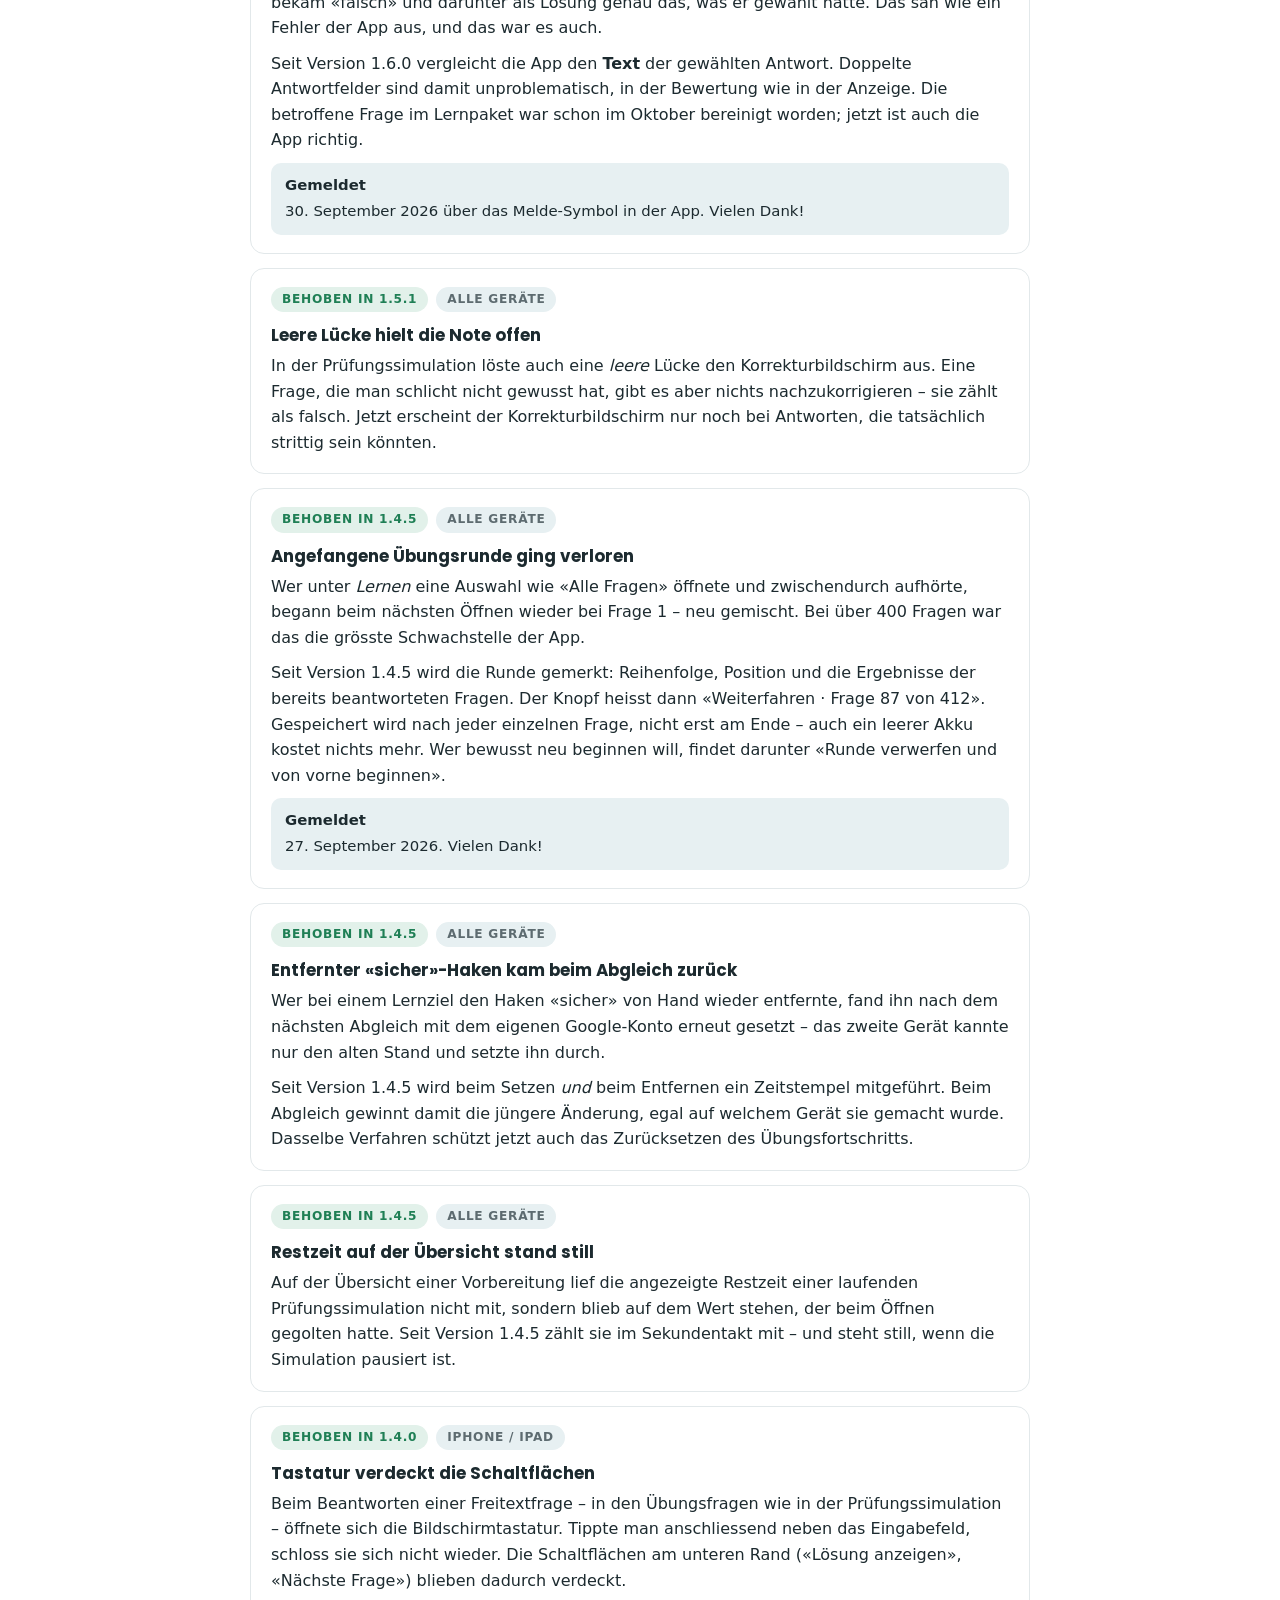
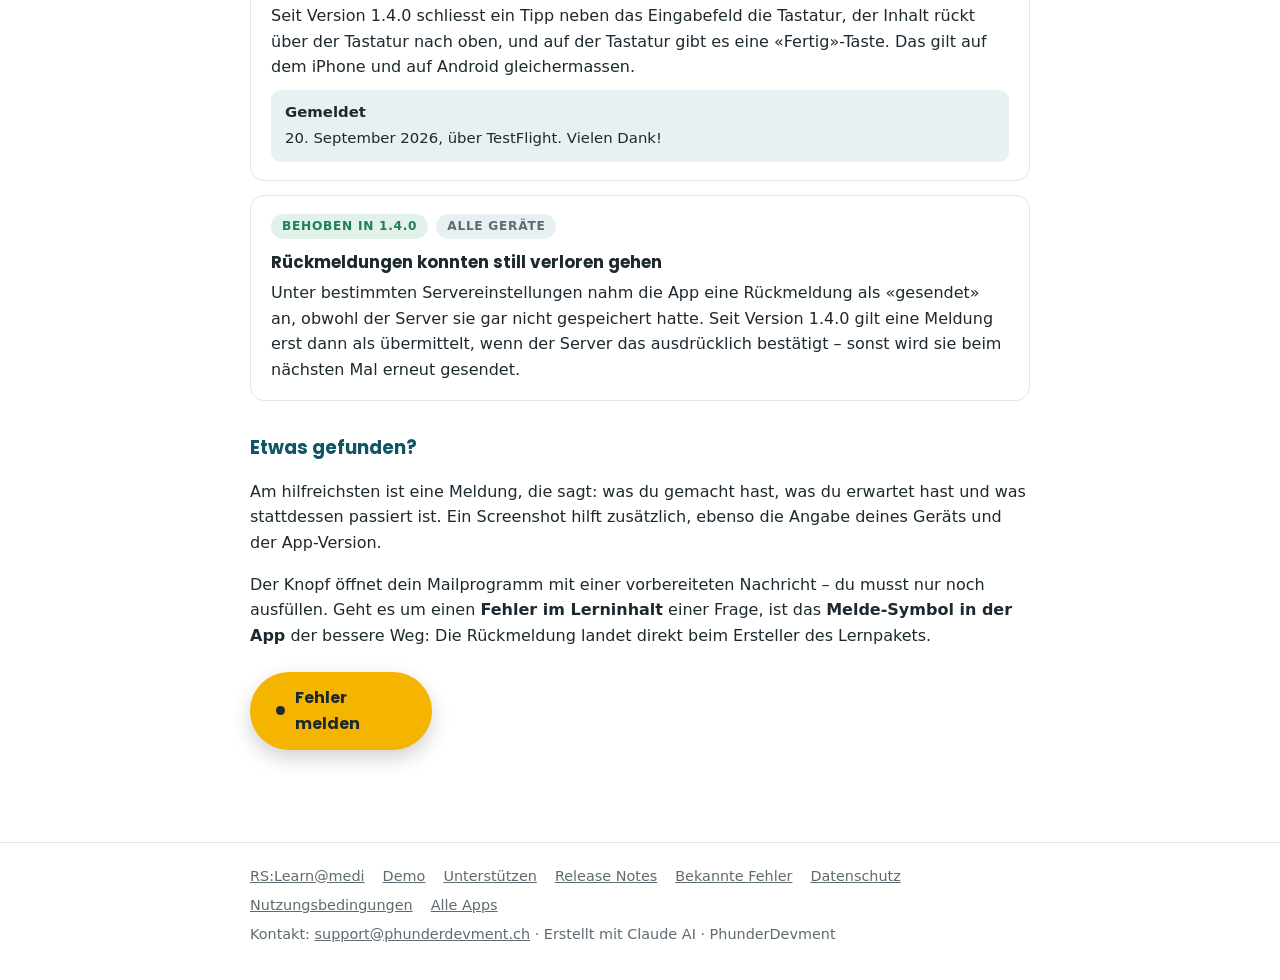
<file: rslearn/bekannte-fehler.html>
<!doctype html>
<html lang="de-CH">
<head>
<meta charset="utf-8">
<meta name="viewport" content="width=device-width, initial-scale=1">
<title>RS:Learn@medi – Bekannte Fehler</title>
<meta name="description" content="Bekannte Fehler in RS:Learn@medi, ihr Stand und wann mit einer Behebung zu rechnen ist.">
<meta name="robots" content="noindex">
<link rel="stylesheet" href="rslearn.css">
<style>
  .stand{color:var(--muted);font-size:.92rem;margin:0 0 26px}
  .legende{display:flex;flex-wrap:wrap;gap:8px;margin:0 0 30px}
  .lg{display:inline-flex;align-items:center;gap:7px;font-size:.86rem;color:var(--muted)}
  .lg::before{content:"";width:9px;height:9px;border-radius:50%;background:var(--muted)}
  .lg.offen::before{background:#c98a00}
  .lg.arbeit::before{background:var(--petrol)}
  .lg.behoben::before{background:#1f7f55}

  .eintrag{border:1px solid var(--line);border-radius:14px;padding:18px 20px;margin:0 0 14px;background:var(--card)}
  .eintrag h3{font-family:var(--head-font);font-weight:700;font-size:1.05rem;margin:0 0 4px;color:var(--text)}
  .kopf{display:flex;flex-wrap:wrap;gap:8px;align-items:center;margin-bottom:10px}
  .marke{font-size:.76rem;font-weight:700;letter-spacing:.06em;text-transform:uppercase;
    border-radius:999px;padding:3px 11px;white-space:nowrap}
  .m-offen{background:#fdf0cf;color:#6b4900}
  .m-arbeit{background:var(--soft);color:var(--petrol)}
  .m-behoben{background:#e2f1ea;color:#1f7f55}
  .m-plattform{background:var(--soft);color:var(--muted)}
  @media (prefers-color-scheme:dark){
    .m-offen{background:#3a2f0e;color:#f0c24a}
    .m-arbeit{background:#15363e;color:#7cc3d1}
    .m-behoben{background:#122b22;color:#6fcfa5}
    .m-plattform{background:#16272b;color:var(--muted)}
  }
  .eintrag p{margin:0 0 10px}
  .eintrag p:last-child{margin-bottom:0}
  .umgehung{background:var(--soft);border-radius:10px;padding:11px 14px;font-size:.93rem}
  .umgehung b{display:block;margin-bottom:2px}
  .leer{color:var(--muted);font-style:italic}
  /* --- Knopf «Fehler melden» --- */
  .melden-cta{margin:24px 0 28px}
  .btn-melden{display:inline-flex;align-items:center;gap:10px;background:var(--yellow);color:#1c2a2f;
    font-family:var(--head-font);font-weight:700;text-decoration:none;border-radius:999px;
    padding:13px 26px;font-size:1rem;box-shadow:0 8px 20px rgba(0,0,0,.18);
    transition:transform .12s,box-shadow .12s}
  .btn-melden::before{content:"";flex:0 0 9px;height:9px;border-radius:50%;background:#1c2a2f}
  .btn-melden:hover{transform:translateY(-2px);box-shadow:0 12px 26px rgba(0,0,0,.24)}
  .btn-melden:focus-visible{outline:2px solid var(--petrol);outline-offset:3px}
</style>
</head>
<body>

<header class="bar"><div class="wrap">
  <a class="mark" href="./">RS:LEARN@MEDI</a>
  <nav>
    <a href="./">Übersicht</a>
    <a href="demo.html">Demo</a>
    <a href="unterstuetzen.html">Unterstützen</a>
    <a href="releasenotes.html">Release Notes</a>
    <a href="bekannte-fehler.html" aria-current="page">Bekannte Fehler</a>
    <a href="datenschutz.html">Datenschutz</a>
    <a href="nutzungsbedingungen.html">Nutzungsbedingungen</a>
  </nav>
</div></header>

<main><div class="wrap legal">

  <h1>Bekannte Fehler</h1>
  <p class="stand">Stand: 28. Oktober 2026</p>

  <p>Hier siehst du, welche Fehler bereits gemeldet wurden und woran gearbeitet wird. Fällt dir etwas auf, das hier nicht steht, melde es bitte – in der App über das Melde-Symbol oder mit dem Knopf hier:</p>
  <p class="melden-cta">
    <a class="btn-melden" href="mailto:support@phunderdevment.ch?subject=Fehlermeldung%20RS%3ALearn%40medi&amp;body=Was%20ich%20gemacht%20habe%3A%0A%0A%0AWas%20ich%20erwartet%20habe%3A%0A%0A%0AWas%20stattdessen%20passiert%20ist%3A%0A%0A%0AGer%C3%A4t%20und%20Betriebssystem%3A%0A%0AApp-Version%20%28Einstellungen%20%E2%86%92%20Info%29%3A%0A%0A">Fehler melden</a>
  </p>

  <div class="legende">
    <span class="lg offen">Gemeldet</span>
    <span class="lg arbeit">In Arbeit</span>
    <span class="lg behoben">Behoben</span>
  </div>

  <h2>Offen</h2>

  <p>Zurzeit ist nichts offen. Gemeldete Fehler erscheinen hier, sobald sie bestätigt sind.</p>

  <h2>Behoben</h2>

  <div class="eintrag">
    <div class="kopf">
      <span class="marke m-behoben">Behoben in 2.0.0</span>
      <span class="marke m-plattform">Alle Geräte</span>
    </div>
    <h3>Beim Nachkorrigieren konnten bereits vergebene Punkte verlorengehen</h3>
    <p>Wer mitten in der Nachkorrektur das Gerät drehte oder die App kurz verliess, fand sie bei derselben Frage wieder – die vorher eingetragenen Punkte waren aber weg. Die App sagte dazu kein Wort. Wer in dieser Lage die letzte Frage bewertete und abschloss, bekam eine Note, in der die bereits bewerteten Fragen mit null Punkten zählten. Zurück in die Nachkorrektur führt kein Weg, weil das Ergebnis danach abgeschlossen ist.</p>
    <p>Die Ursache war eine Unstimmigkeit zwischen zwei Arten, Zwischenstände zu merken: Die Fragennummer überlebte den Neuaufbau des Bildschirms, die eingetragenen Zahlen nicht. Dass ausgerechnet die eigenen Entscheidungen verschwanden und die Fragennummer blieb, machte den Fehler unsichtbar – der Bildschirm sah aus, als wäre alles in Ordnung.</p>
    <p>Seit 2.0.0 gehören Punkte, anerkannte Lücken und Fragennummer zusammen: Entweder überleben sie alle oder keine. Nach einem Neustart der App beginnt die Nachkorrektur von vorn – unbequem, aber die Antworten sind alle noch da, und eine stillschweigend falsche Note ist das Schlechtere.</p>
    <p class="umgehung"><b>Was zu tun ist</b>Nichts. Wenn dir in der Vergangenheit eine Note zu tief vorkam und du dabei das Gerät gedreht hattest: Das war vermutlich dieser Fehler. Den betroffenen Durchgang kannst du über das Lernpaket-Menü zurücksetzen und neu rechnen lassen.</p>
  </div>

  <div class="eintrag">
    <div class="kopf">
      <span class="marke m-behoben">Behoben in 2.0.0</span>
      <span class="marke m-plattform">Alle Geräte</span>
    </div>
    <h3>Der Hinweis auf die Projektkosten kam immer wieder – und auf jedem Gerät erneut</h3>
    <p>Der einmalige Hinweis darauf, was das Projekt im Jahr kostet, war an die Versionslinie gebunden: einmal je 1.7er-, 1.8er-, 1.9er-Fassung. Bei vier Versionen in drei Wochen hiess «das steht hier einmal» in Wahrheit viermal. Dazu kam, dass das Merkmal in den Geräteeinstellungen lag und die werden nicht abgeglichen – wer zwei Geräte hat, bekam ihn auf jedem.</p>
    <p>Seit 2.0.0 erscheint er <strong>ein einziges Mal überhaupt</strong>, und wer ihn auf einem Gerät weggetippt hat, sieht ihn auf keinem weiteren. Dasselbe gilt für «Danke, ich habe schon unterstützt» und für den zuletzt gezeigten Feiertagsgruss. Die Feiertagsgrüsse selbst bleiben.</p>
    <p class="umgehung"><b>Was zu tun ist</b>Nichts. Wer ihn schon einmal gesehen hat, bekommt ihn mit dem Update nicht noch einmal.</p>
  </div>

  <div class="eintrag">
    <div class="kopf">
      <span class="marke m-behoben">Behoben in 1.9.0</span>
      <span class="marke m-plattform">Android</span>
    </div>
    <h3>Das Vorlesen klang weiterhin blechern – und die App wies nicht darauf hin</h3>
    <p>Mit 1.7.0 sollte die App selbst die beste installierte deutsche Stimme wählen. Bei einem Teil der Nutzer hat das nichts geändert: Es klang unverändert blechern und zu hoch, und der Hinweis «lade ein besseres Sprachpaket» blieb aus.</p>
    <p>Die Ursache war eine Ebene höher, als wir gesucht hatten. Android kann mehrere <em>Sprachmotoren</em> installiert haben – etwa den von Google und den von Samsung. Die App hat die beste Stimme gesucht, aber nur innerhalb des als Standard eingestellten Motors. Auf Samsung-Geräten ist das in aller Regel Samsungs eigener, und Googles hochwertige deutsche Stimmen waren damit gar nicht sichtbar. Dass auch kein Hinweis kam, hatte einen zweiten Grund: Er hing an der Qualitätsangabe der Stimme, und die ist eine Selbstauskunft des Sprachmotors – ein Motor, der seine eigene Stimme gut findet, brachte die App zum Schweigen.</p>
    <p>Seit 1.9.0 sucht die App über <em>alle</em> installierten Sprachmotoren und bevorzugt Google. Schlägt das Setzen der Stimme fehl, erscheint jetzt ein Hinweis, statt still die Vorgabestimme sprechen zu lassen. Und unter Einstellungen → Lernen und Prüfen steht neu, welche Stimme gerade benutzt wird.</p>
    <p class="umgehung"><b>Was zu tun ist</b>Nichts. Wer den Sprachmotor bereits von Hand auf Google umgestellt hat, kann das so lassen – die App wählt denselben.</p>
  </div>

  <div class="eintrag">
    <div class="kopf">
      <span class="marke m-behoben">Behoben in 1.9.0</span>
      <span class="marke m-plattform">Alle Geräte</span>
    </div>
    <h3>Der Rundgang beschrieb zwei Knöpfe, die es so nicht gibt</h3>
    <p>Der mit 1.8.0 eingeführte Rundgang sagte beim Prüfungsdatum: «Tippe auf einer Karte rechts auf ⋮». Auf der Übersichtskarte gibt es aber kein solches Symbol – dort öffnet <em>langes Drücken</em> das Menü. An einer zweiten Stelle war von einem «Aa» für die Schriftgrösse die Rede; der Knopf trägt ein Symbol und keine Beschriftung.</p>
    <p>Beide Texte sind in 1.9.0 korrigiert. Entstanden sind sie, weil die Texte des Rundgangs geschrieben wurden, bevor die beschriebene Oberfläche endgültig feststand.</p>
    <p class="umgehung"><b>Was zu tun ist</b>Nichts.</p>
  </div>

  <div class="eintrag">
    <div class="kopf">
      <span class="marke m-behoben">Behoben in 1.8.0</span>
      <span class="marke m-plattform">Alle Geräte</span>
    </div>
    <h3>Der Bibliothekszugang wurde auf jedem Gerät einzeln abgefragt</h3>
    <p>Mit 1.7.0 kam beim ersten Start das Fenster zur Neuerfassung des Bibliothekszugangs – und zwar auf <em>jedem</em> Gerät, auch wenn der Zugang längst eingetragen und für die Übertragung freigegeben war. Der Grund lag in der Umstellung selbst: Solange das Fenster offen war, hielt die App den Abgleich der Zugangsdaten absichtlich an, damit er nicht zurückholt, was die Umstellung eben gelöscht hatte.</p>
    <p>Seit 1.8.0 ist es umgekehrt: Liegt der Zugang bereits in deinem Google Drive, wird er übernommen und im Einrichtungsablauf vorausgefüllt angezeigt – mit dem Hinweis, woher er kam. Die Abfrage entfällt damit auf jedem weiteren Gerät. Auch die Entscheidung «Auf meine anderen Geräte übertragen» gilt ab sofort für alle deine Geräte statt für jedes einzeln.</p>
    <p class="umgehung"><b>Was zu tun ist</b>Nichts. Wer den Zugang schon überträgt, merkt es beim nächsten Gerät.</p>
  </div>

  <div class="eintrag">
    <div class="kopf">
      <span class="marke m-behoben">Behoben in 1.7.0</span>
      <span class="marke m-plattform">Android</span>
      <span class="marke m-plattform">iPhone / iPad</span>
    </div>
    <h3>Die Vorlesestimme klang blechern und zu hoch</h3>
    <p>Mehrere Rückmeldungen aus der Klasse: Die vorgelesene Zusammenfassung klingt verzerrt, roboterhaft und eine Spur zu hoch – durchgehend, auf Android wie auf dem iPhone, auch über den Gerätelautsprecher.</p>
    <p>Die Ursache lag nicht bei der Geschwindigkeit oder der Tonhöhe, sondern bei der Stimme selbst: Android und iOS geben einer App standardmässig die <strong>kompakte</strong> Stimme einer Sprache – auch dann, wenn auf dem Gerät eine hochwertige installiert ist. Seit Version 1.7.0 sucht die App selbst die beste installierte deutsche Stimme aus (Schweizer Hochdeutsch bevorzugt) und lässt Stimmen aussen vor, die eine Internetverbindung bräuchten.</p>
    <p class="umgehung"><b>Wenn es weiterhin blechern klingt</b>Dann ist auf dem Gerät keine bessere Stimme installiert – die App weist jetzt darauf hin. Nachladen lässt sie sich unter Android in den Einstellungen bei «Sprachausgabe», auf iPhone und iPad unter «Bedienungshilfen → Gesprochene Inhalte → Stimmen».</p>
  </div>

  <div class="eintrag">
    <div class="kopf">
      <span class="marke m-behoben">Behoben in 1.7.0</span>
      <span class="marke m-plattform">Lernpakete</span>
    </div>
    <h3>Aufzählungen im Lückentext: Reihenfolge zählte als Fehler</h3>
    <p>Fragt eine Lückentextfrage nach mehreren verschiedenen Begriffen («Die Trias besteht aus ___, ___ und ___»), muss jede der Lücken alle richtigen Antworten annehmen – sonst wäre die richtige Antwort in der «falschen» Reihenfolge falsch. Dafür zählte derselbe Begriff, mehrfach eingetragen, auch mehrfach.</p>
    <p>Die App kann das seit Version 1.6.0 richtig bewerten; sie braucht dafür eine Angabe im Lernpaket, welche Lücken zusammengehören. Diese Angabe ist jetzt nachgetragen. Betroffen war die <strong>Prüfungssimulation Pneumo</strong> (Fassung 4): die Asthma-Trias, die NIV-Indikation und die BIG 5 beim Thoraxschmerz. Die Pakete zu Anatomie &amp; Physiologie III hatten sie bereits.</p>
    <p class="umgehung"><b>Was sich ändert</b>Die Reihenfolge der Eingabe spielt in diesen Fragen keine Rolle mehr. Derselbe Begriff, zweimal eingetragen, zählt nur noch einmal – angezeigt wird dann «bereits genannt», und die Note eines bereits abgeschlossenen Durchgangs bleibt unverändert.</p>
  </div>

  <div class="eintrag">
    <div class="kopf">
      <span class="marke m-behoben">Behoben in 1.7.0</span>
      <span class="marke m-plattform">Alle Geräte</span>
    </div>
    <h3>Ein veralteter Bibliothekszugang blieb still im Gerät liegen</h3>
    <p>Wer nach einem Passwortwechsel den alten Zugang eingetragen liess, merkte davon zunächst nichts: Die App nahm die Eingabe entgegen, ohne sie zu prüfen, und meldete sich erst, wenn ein Lernpaket nicht lud – oft Tage später und mit einer Fehlermeldung, die nach einem Problem der Bibliothek aussah statt nach einem falschen Passwort.</p>
    <p>Seit Version 1.7.0 wird ein neu eingetragener Zugang sofort geprüft. Stimmt er nicht, sagt die App das gleich und nimmt die Eingabe nicht an – der bisherige Zugang bleibt dabei unverändert stehen. Ist die Bibliothek gerade nicht erreichbar, lässt sich der Zugang trotzdem eintragen; er gilt dann vorerst nur auf diesem Gerät, bis die Prüfung einmal durchgeht.</p>
    <p class="umgehung"><b>Was zu tun ist</b>Nichts – beim ersten Start nach dem Update fragt die App den Zugang ohnehin einmal neu ab und prüft ihn dabei.</p>
  </div>

  <div class="eintrag">
    <div class="kopf">
      <span class="marke m-behoben">Behoben in 1.6.0</span>
      <span class="marke m-plattform">Alle Geräte</span>
    </div>
    <h3>Zuordnungsfrage wertete eine richtige Antwort als falsch</h3>
    <p>Kam auf der rechten Seite einer Zuordnungsfrage dieselbe Antwort zweimal vor – etwa zweimal «Blue Bloater» –, verglich die App jedes linke Element mit einem bestimmten Antwort<em>feld</em> statt mit dessen Text. Wer das inhaltlich richtige, aber «andere» Feld wählte, bekam «falsch» und darunter als Lösung genau das, was er gewählt hatte. Das sah wie ein Fehler der App aus, und das war es auch.</p>
    <p>Seit Version 1.6.0 vergleicht die App den <strong>Text</strong> der gewählten Antwort. Doppelte Antwortfelder sind damit unproblematisch, in der Bewertung wie in der Anzeige. Die betroffene Frage im Lernpaket war schon im Oktober bereinigt worden; jetzt ist auch die App richtig.</p>
    <p class="umgehung"><b>Gemeldet</b>30. September 2026 über das Melde-Symbol in der App. Vielen Dank!</p>
  </div>

  <div class="eintrag">
    <div class="kopf">
      <span class="marke m-behoben">Behoben in 1.5.1</span>
      <span class="marke m-plattform">Alle Geräte</span>
    </div>
    <h3>Leere Lücke hielt die Note offen</h3>
    <p>In der Prüfungssimulation löste auch eine <em>leere</em> Lücke den Korrekturbildschirm aus. Eine Frage, die man schlicht nicht gewusst hat, gibt es aber nichts nachzukorrigieren – sie zählt als falsch. Jetzt erscheint der Korrekturbildschirm nur noch bei Antworten, die tatsächlich strittig sein könnten.</p>
  </div>

  <div class="eintrag">
    <div class="kopf">
      <span class="marke m-behoben">Behoben in 1.4.5</span>
      <span class="marke m-plattform">Alle Geräte</span>
    </div>
    <h3>Angefangene Übungsrunde ging verloren</h3>
    <p>Wer unter <em>Lernen</em> eine Auswahl wie «Alle Fragen» öffnete und zwischendurch aufhörte, begann beim nächsten Öffnen wieder bei Frage 1 – neu gemischt. Bei über 400 Fragen war das die grösste Schwachstelle der App.</p>
    <p>Seit Version 1.4.5 wird die Runde gemerkt: Reihenfolge, Position und die Ergebnisse der bereits beantworteten Fragen. Der Knopf heisst dann «Weiterfahren · Frage 87 von 412». Gespeichert wird nach jeder einzelnen Frage, nicht erst am Ende – auch ein leerer Akku kostet nichts mehr. Wer bewusst neu beginnen will, findet darunter «Runde verwerfen und von vorne beginnen».</p>
    <p class="umgehung"><b>Gemeldet</b>27. September 2026. Vielen Dank!</p>
  </div>

  <div class="eintrag">
    <div class="kopf">
      <span class="marke m-behoben">Behoben in 1.4.5</span>
      <span class="marke m-plattform">Alle Geräte</span>
    </div>
    <h3>Entfernter «sicher»-Haken kam beim Abgleich zurück</h3>
    <p>Wer bei einem Lernziel den Haken «sicher» von Hand wieder entfernte, fand ihn nach dem nächsten Abgleich mit dem eigenen Google-Konto erneut gesetzt – das zweite Gerät kannte nur den alten Stand und setzte ihn durch.</p>
    <p>Seit Version 1.4.5 wird beim Setzen <em>und</em> beim Entfernen ein Zeitstempel mitgeführt. Beim Abgleich gewinnt damit die jüngere Änderung, egal auf welchem Gerät sie gemacht wurde. Dasselbe Verfahren schützt jetzt auch das Zurücksetzen des Übungsfortschritts.</p>
  </div>

  <div class="eintrag">
    <div class="kopf">
      <span class="marke m-behoben">Behoben in 1.4.5</span>
      <span class="marke m-plattform">Alle Geräte</span>
    </div>
    <h3>Restzeit auf der Übersicht stand still</h3>
    <p>Auf der Übersicht einer Vorbereitung lief die angezeigte Restzeit einer laufenden Prüfungssimulation nicht mit, sondern blieb auf dem Wert stehen, der beim Öffnen gegolten hatte. Seit Version 1.4.5 zählt sie im Sekundentakt mit – und steht still, wenn die Simulation pausiert ist.</p>
  </div>

  <div class="eintrag">
    <div class="kopf">
      <span class="marke m-behoben">Behoben in 1.4.0</span>
      <span class="marke m-plattform">iPhone / iPad</span>
    </div>
    <h3>Tastatur verdeckt die Schaltflächen</h3>
    <p>Beim Beantworten einer Freitextfrage – in den Übungsfragen wie in der Prüfungssimulation – öffnete sich die Bildschirmtastatur. Tippte man anschliessend neben das Eingabefeld, schloss sie sich nicht wieder. Die Schaltflächen am unteren Rand («Lösung anzeigen», «Nächste Frage») blieben dadurch verdeckt.</p>
    <p>Seit Version 1.4.0 schliesst ein Tipp neben das Eingabefeld die Tastatur, der Inhalt rückt über der Tastatur nach oben, und auf der Tastatur gibt es eine «Fertig»-Taste. Das gilt auf dem iPhone und auf Android gleichermassen.</p>
    <p class="umgehung"><b>Gemeldet</b>20. September 2026, über TestFlight. Vielen Dank!</p>
  </div>

  <div class="eintrag">
    <div class="kopf">
      <span class="marke m-behoben">Behoben in 1.4.0</span>
      <span class="marke m-plattform">Alle Geräte</span>
    </div>
    <h3>Rückmeldungen konnten still verloren gehen</h3>
    <p>Unter bestimmten Servereinstellungen nahm die App eine Rückmeldung als «gesendet» an, obwohl der Server sie gar nicht gespeichert hatte. Seit Version 1.4.0 gilt eine Meldung erst dann als übermittelt, wenn der Server das ausdrücklich bestätigt – sonst wird sie beim nächsten Mal erneut gesendet.</p>
  </div>

  <h2>Etwas gefunden?</h2>
  <p>Am hilfreichsten ist eine Meldung, die sagt: was du gemacht hast, was du erwartet hast und was stattdessen passiert ist. Ein Screenshot hilft zusätzlich, ebenso die Angabe deines Geräts und der App-Version.</p>
  <p>Der Knopf öffnet dein Mailprogramm mit einer vorbereiteten Nachricht – du musst nur noch ausfüllen. Geht es um einen <strong>Fehler im Lerninhalt</strong> einer Frage, ist das <strong>Melde-Symbol in der App</strong> der bessere Weg: Die Rückmeldung landet direkt beim Ersteller des Lernpakets.</p>
  <p class="melden-cta">
    <a class="btn-melden" href="mailto:support@phunderdevment.ch?subject=Fehlermeldung%20RS%3ALearn%40medi&amp;body=Was%20ich%20gemacht%20habe%3A%0A%0A%0AWas%20ich%20erwartet%20habe%3A%0A%0A%0AWas%20stattdessen%20passiert%20ist%3A%0A%0A%0AGer%C3%A4t%20und%20Betriebssystem%3A%0A%0AApp-Version%20%28Einstellungen%20%E2%86%92%20Info%29%3A%0A%0A">Fehler melden</a>
  </p>

</div></main>

<footer><div class="wrap" style="max-width:820px">
  <div class="links">
    <a href="./">RS:Learn@medi</a>
    <a href="demo.html">Demo</a>
    <a href="unterstuetzen.html">Unterstützen</a>
    <a href="releasenotes.html">Release Notes</a>
    <a href="bekannte-fehler.html">Bekannte Fehler</a>
    <a href="datenschutz.html">Datenschutz</a>
    <a href="nutzungsbedingungen.html">Nutzungsbedingungen</a>
    <a href="../">Alle Apps</a>
  </div>
  <div>Kontakt: <a href="mailto:support@phunderdevment.ch">support@phunderdevment.ch</a> · Erstellt mit Claude AI · PhunderDevment</div>
</div></footer>

</body>
</html>
</file>
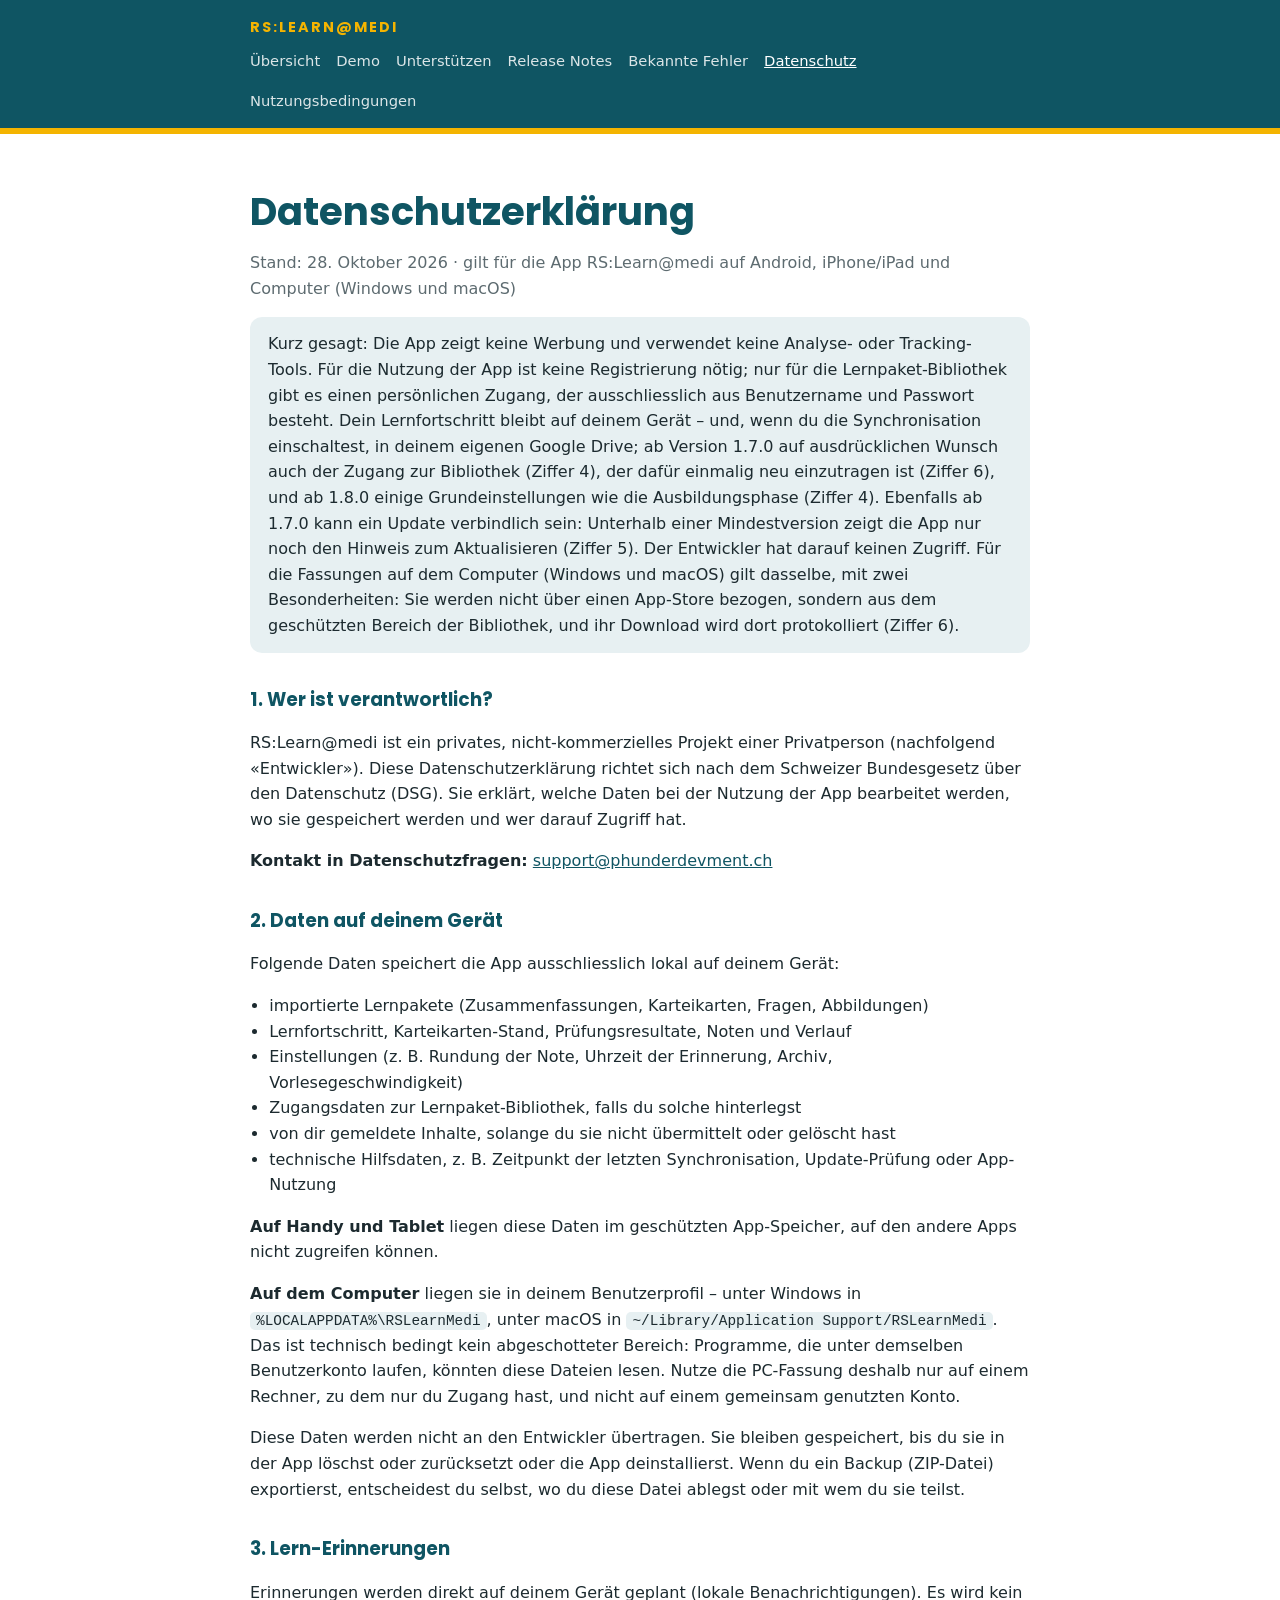
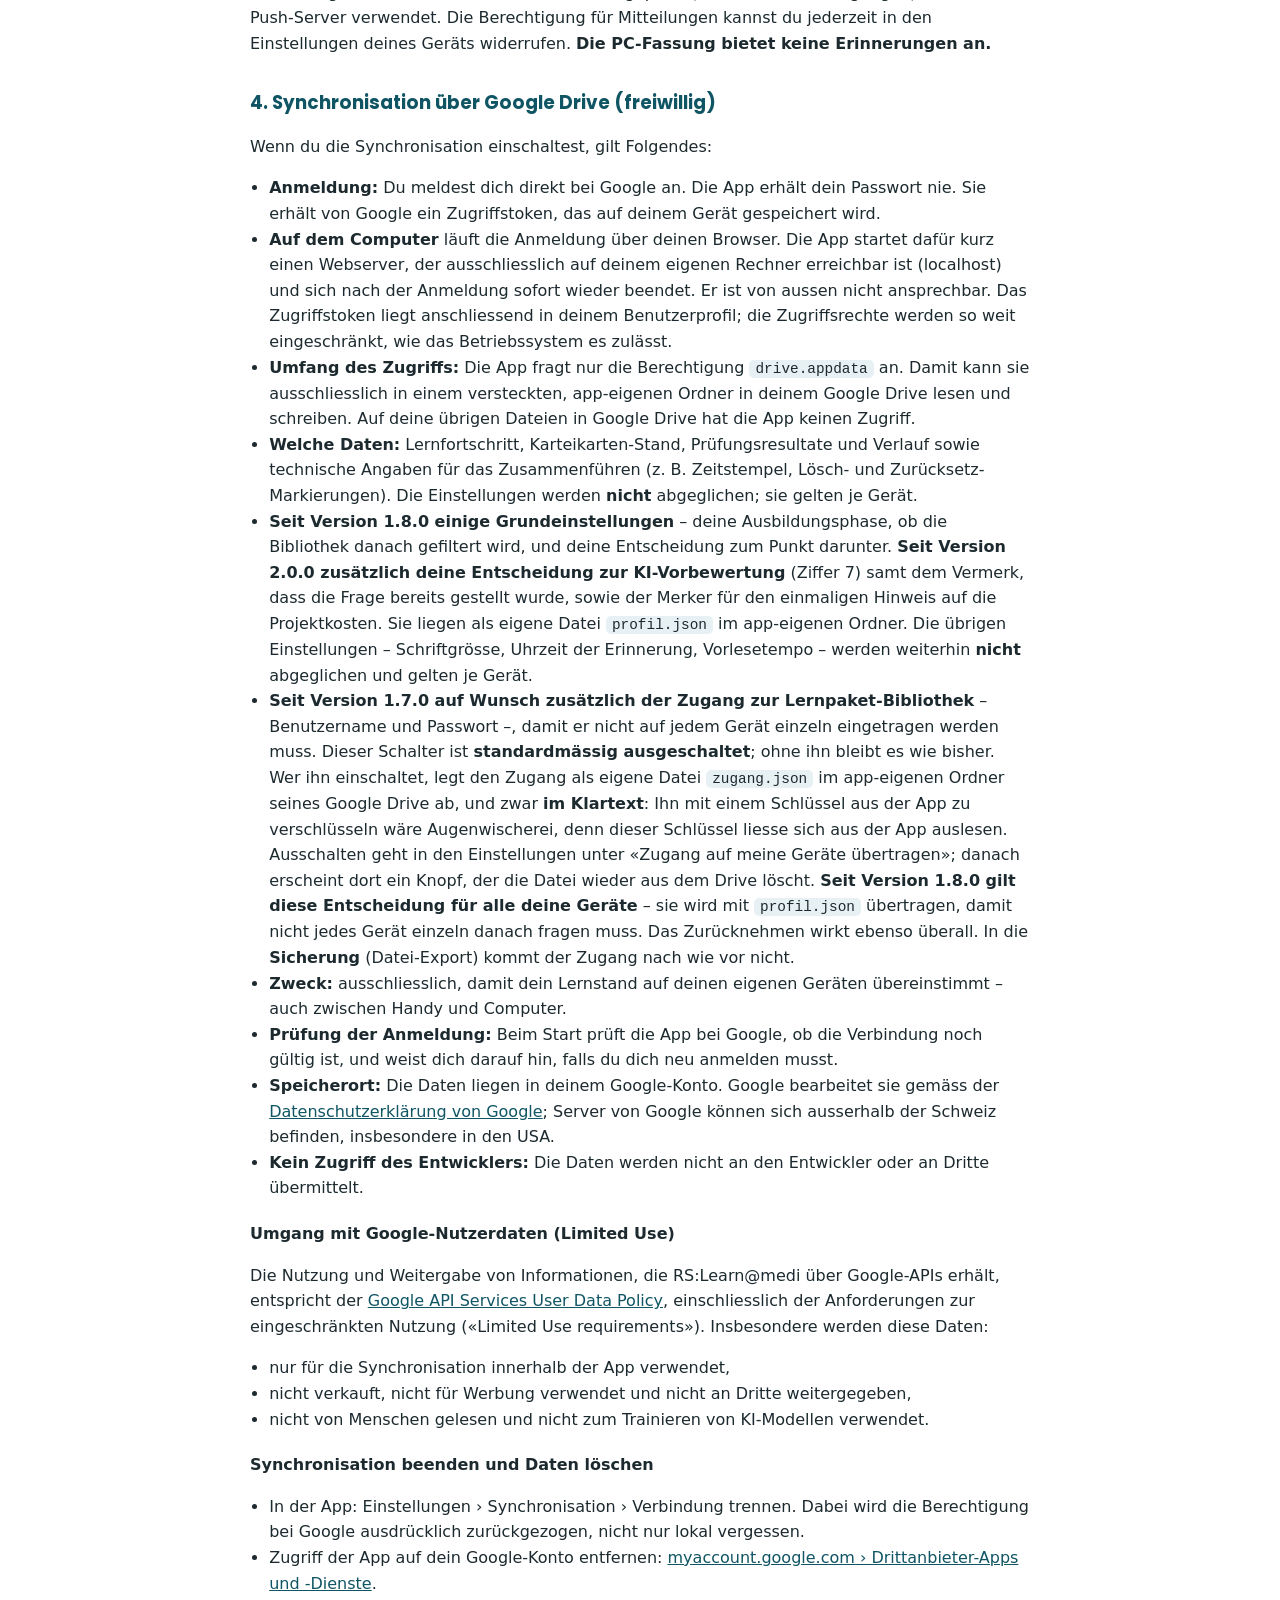
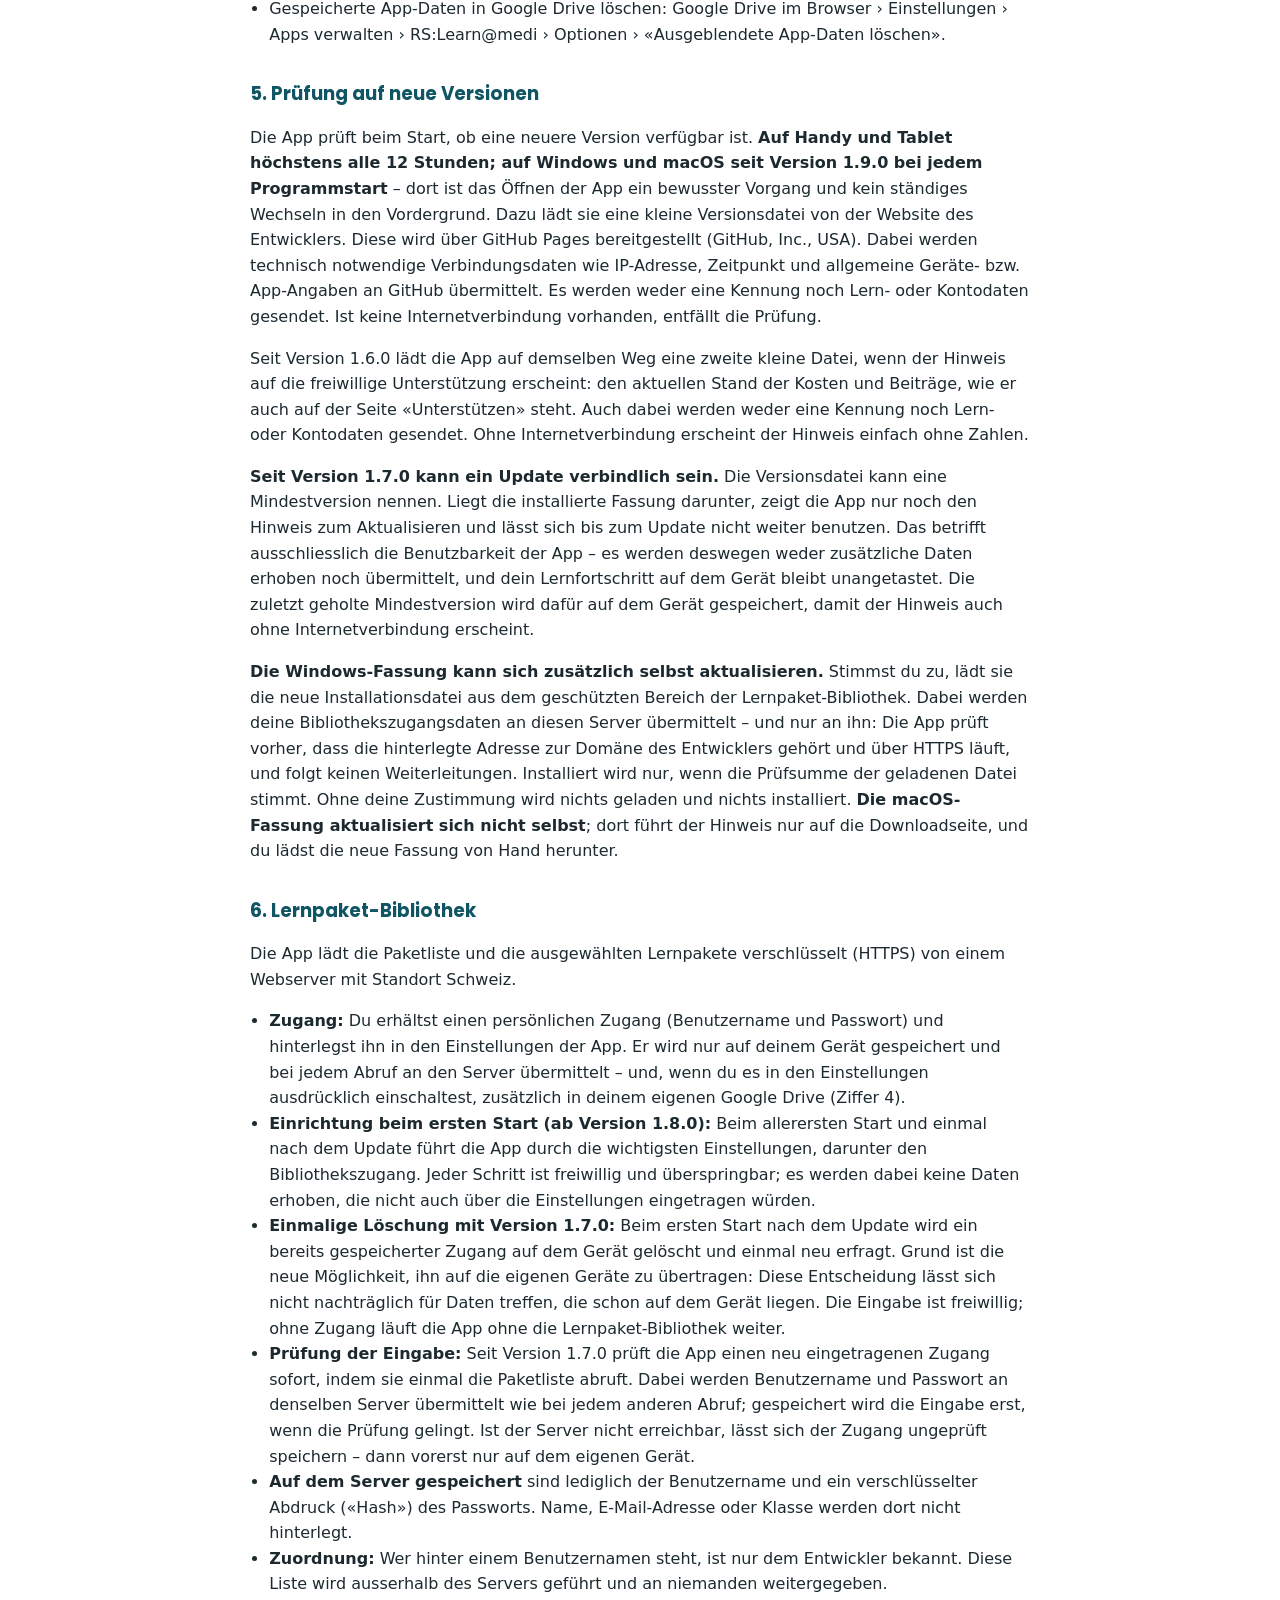
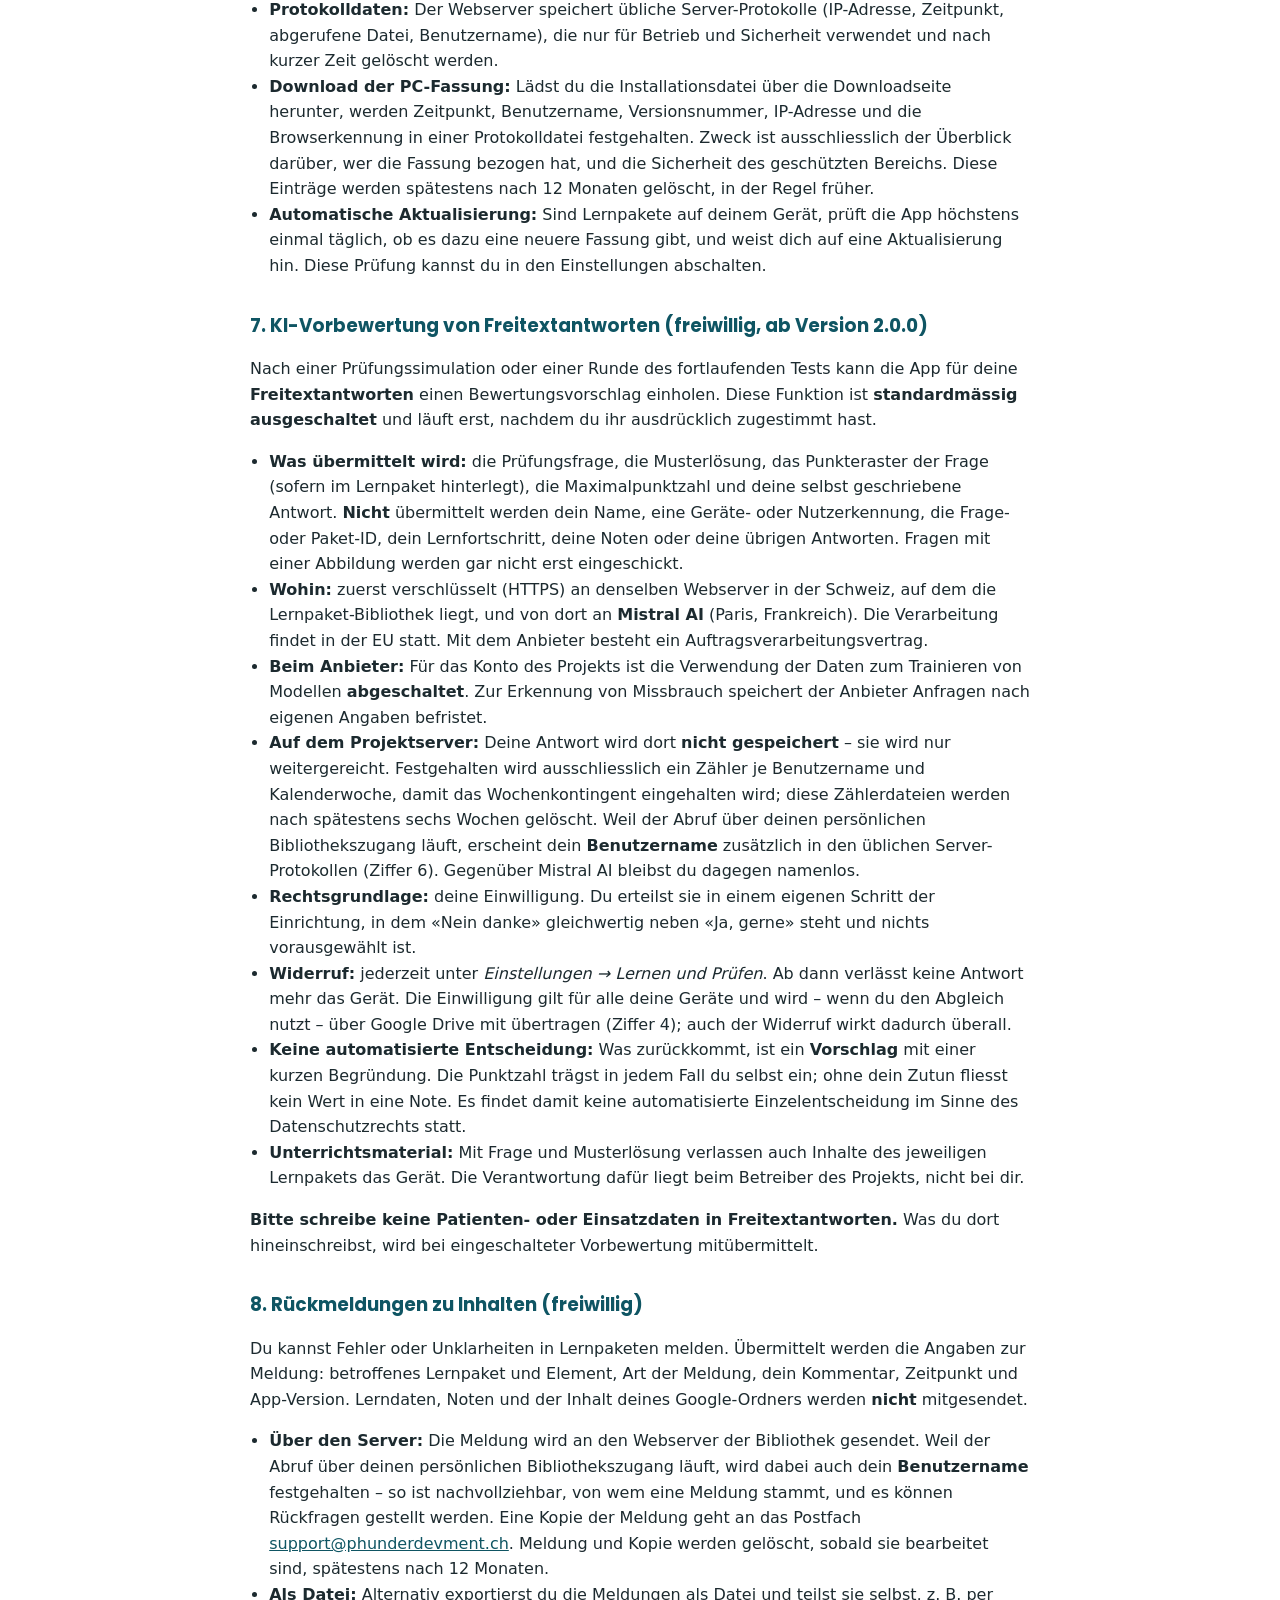
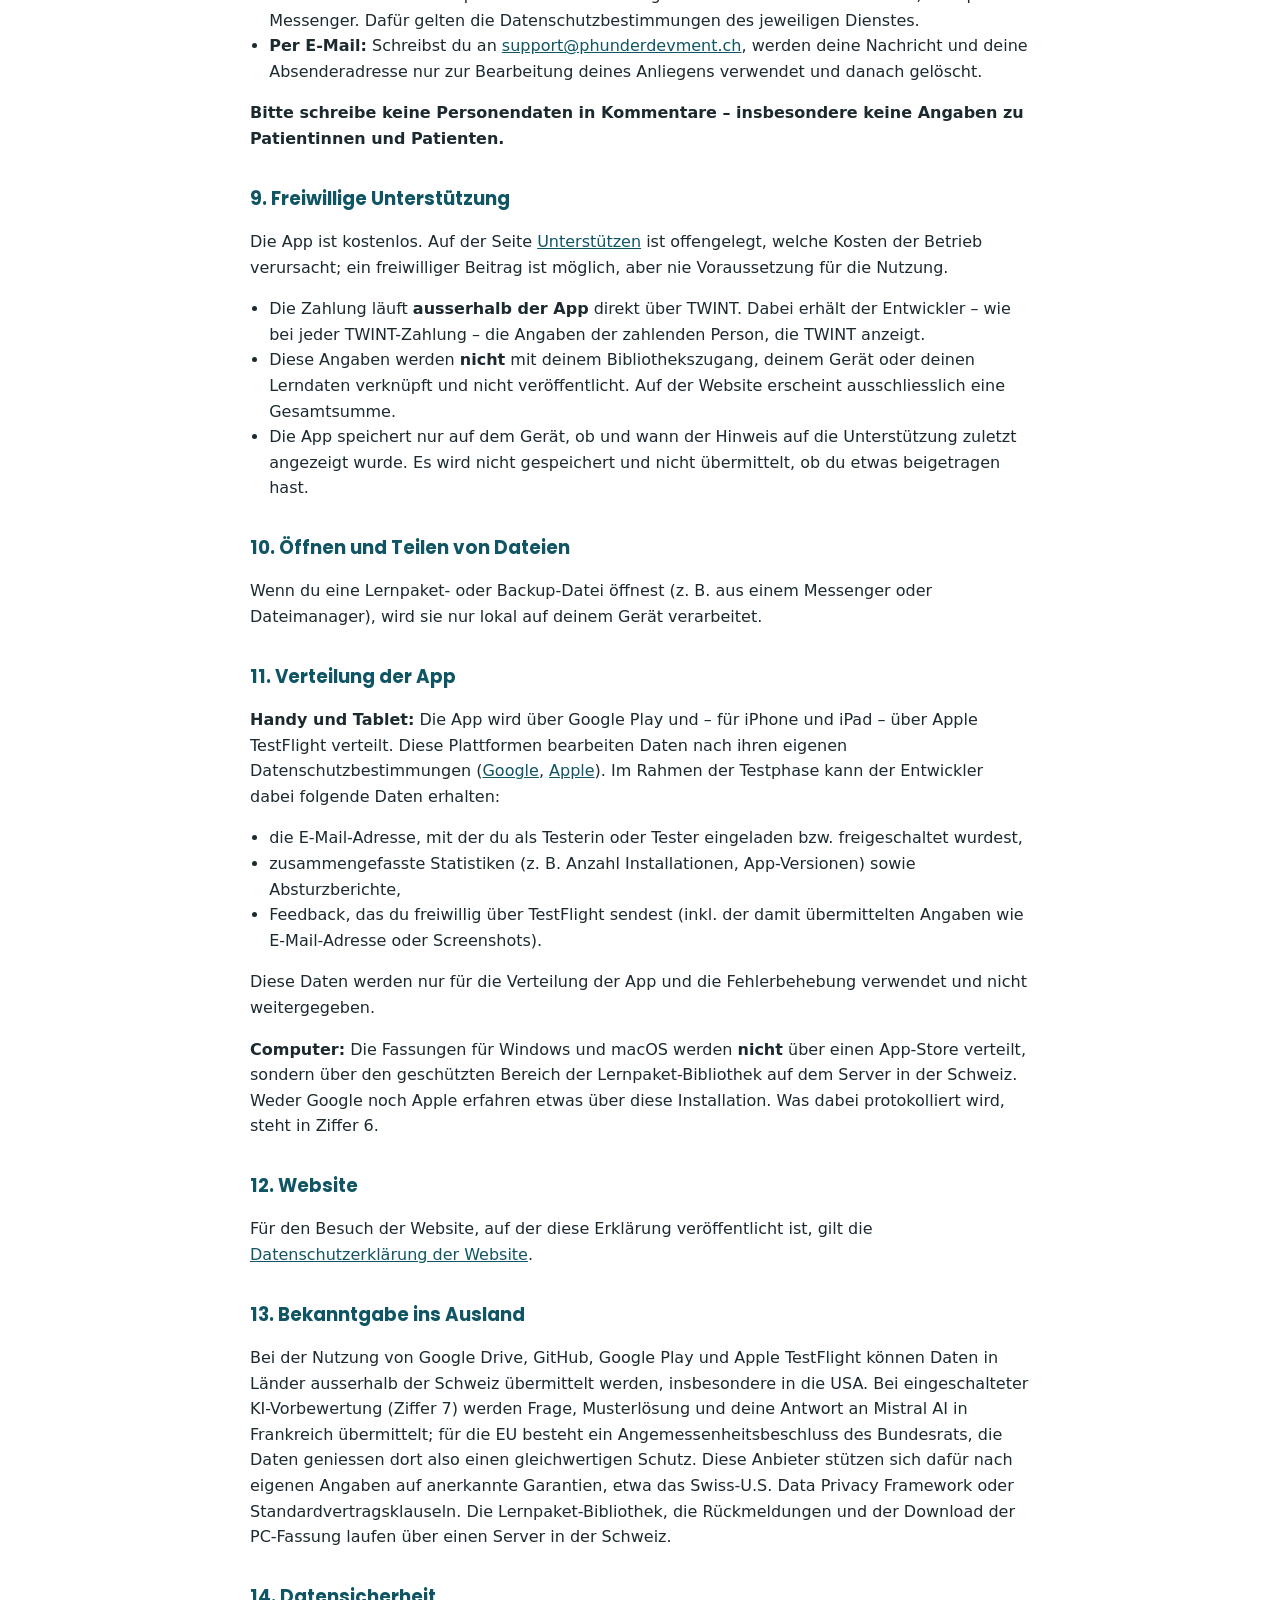
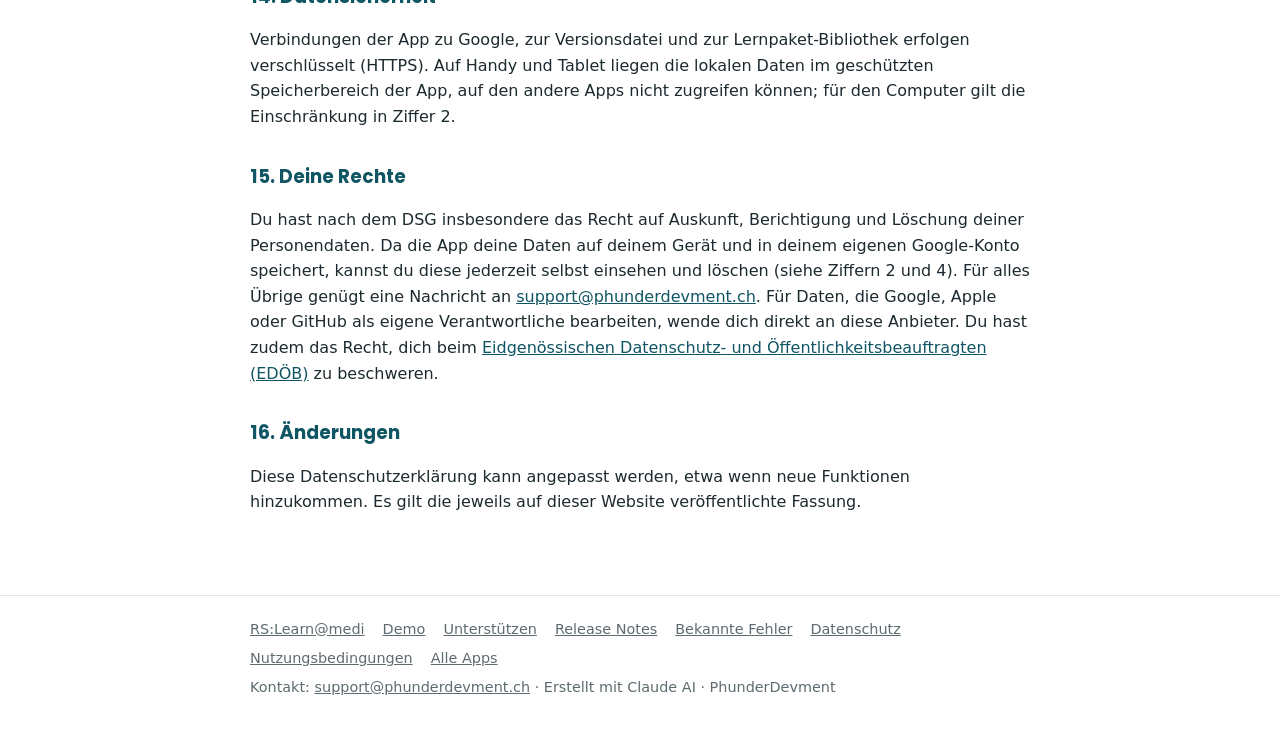
<file: rslearn/datenschutz.html>
<!doctype html>
<html lang="de-CH">
<head>
<meta charset="utf-8">
<meta name="viewport" content="width=device-width, initial-scale=1">
<title>Datenschutzerklärung – RS:Learn@medi</title>
<meta name="description" content="Datenschutzerklärung der App RS:Learn@medi.">
<link rel="stylesheet" href="rslearn.css">
</head>
<body>
<header class="bar"><div class="wrap">
<a class="mark" href="./">RS:LEARN@MEDI</a>
<nav><a href="./">Übersicht</a><a href="demo.html">Demo</a><a href="unterstuetzen.html">Unterstützen</a><a href="releasenotes.html">Release Notes</a><a href="bekannte-fehler.html">Bekannte Fehler</a><a href="datenschutz.html" aria-current="page">Datenschutz</a><a href="nutzungsbedingungen.html">Nutzungsbedingungen</a></nav>
</div></header>
<main><div class="wrap legal">
<h1>Datenschutzerklärung</h1>
<p class="muted">Stand: 28. Oktober 2026 · gilt für die App RS:Learn@medi auf Android, iPhone/iPad und Computer (Windows und macOS)</p>

<div class="note">Kurz gesagt: Die App zeigt keine Werbung und verwendet keine Analyse- oder Tracking-Tools. Für die Nutzung der App ist keine Registrierung nötig; nur für die Lernpaket-Bibliothek gibt es einen persönlichen Zugang, der ausschliesslich aus Benutzername und Passwort besteht. Dein Lernfortschritt bleibt auf deinem Gerät – und, wenn du die Synchronisation einschaltest, in deinem eigenen Google Drive; ab Version 1.7.0 auf ausdrücklichen Wunsch auch der Zugang zur Bibliothek (Ziffer 4), der dafür einmalig neu einzutragen ist (Ziffer 6), und ab 1.8.0 einige Grundeinstellungen wie die Ausbildungsphase (Ziffer 4). Ebenfalls ab 1.7.0 kann ein Update verbindlich sein: Unterhalb einer Mindestversion zeigt die App nur noch den Hinweis zum Aktualisieren (Ziffer 5). Der Entwickler hat darauf keinen Zugriff. Für die Fassungen auf dem Computer (Windows und macOS) gilt dasselbe, mit zwei Besonderheiten: Sie werden nicht über einen App-Store bezogen, sondern aus dem geschützten Bereich der Bibliothek, und ihr Download wird dort protokolliert (Ziffer 6).</div>

<h2>1. Wer ist verantwortlich?</h2>
<p>RS:Learn@medi ist ein privates, nicht-kommerzielles Projekt einer Privatperson (nachfolgend «Entwickler»). Diese Datenschutzerklärung richtet sich nach dem Schweizer Bundesgesetz über den Datenschutz (DSG). Sie erklärt, welche Daten bei der Nutzung der App bearbeitet werden, wo sie gespeichert werden und wer darauf Zugriff hat.</p>
<p><strong>Kontakt in Datenschutzfragen:</strong> <a href="mailto:support@phunderdevment.ch">support@phunderdevment.ch</a></p>

<h2>2. Daten auf deinem Gerät</h2>
<p>Folgende Daten speichert die App ausschliesslich lokal auf deinem Gerät:</p>
<ul>
  <li>importierte Lernpakete (Zusammenfassungen, Karteikarten, Fragen, Abbildungen)</li>
  <li>Lernfortschritt, Karteikarten-Stand, Prüfungsresultate, Noten und Verlauf</li>
  <li>Einstellungen (z.&nbsp;B. Rundung der Note, Uhrzeit der Erinnerung, Archiv, Vorlesegeschwindigkeit)</li>
  <li>Zugangsdaten zur Lernpaket-Bibliothek, falls du solche hinterlegst</li>
  <li>von dir gemeldete Inhalte, solange du sie nicht übermittelt oder gelöscht hast</li>
  <li>technische Hilfsdaten, z.&nbsp;B. Zeitpunkt der letzten Synchronisation, Update-Prüfung oder App-Nutzung</li>
</ul>
<p><strong>Auf Handy und Tablet</strong> liegen diese Daten im geschützten App-Speicher, auf den andere Apps nicht zugreifen können.</p>
<p><strong>Auf dem Computer</strong> liegen sie in deinem Benutzerprofil – unter Windows in <code>%LOCALAPPDATA%\RSLearnMedi</code>, unter macOS in <code>~/Library/Application&nbsp;Support/RSLearnMedi</code>. Das ist technisch bedingt kein abgeschotteter Bereich: Programme, die unter demselben Benutzerkonto laufen, könnten diese Dateien lesen. Nutze die PC-Fassung deshalb nur auf einem Rechner, zu dem nur du Zugang hast, und nicht auf einem gemeinsam genutzten Konto.</p>
<p>Diese Daten werden nicht an den Entwickler übertragen. Sie bleiben gespeichert, bis du sie in der App löschst oder zurücksetzt oder die App deinstallierst. Wenn du ein Backup (ZIP-Datei) exportierst, entscheidest du selbst, wo du diese Datei ablegst oder mit wem du sie teilst.</p>

<h2>3. Lern-Erinnerungen</h2>
<p>Erinnerungen werden direkt auf deinem Gerät geplant (lokale Benachrichtigungen). Es wird kein Push-Server verwendet. Die Berechtigung für Mitteilungen kannst du jederzeit in den Einstellungen deines Geräts widerrufen. <strong>Die PC-Fassung bietet keine Erinnerungen an.</strong></p>

<h2>4. Synchronisation über Google Drive (freiwillig)</h2>
<p>Wenn du die Synchronisation einschaltest, gilt Folgendes:</p>
<ul>
  <li><strong>Anmeldung:</strong> Du meldest dich direkt bei Google an. Die App erhält dein Passwort nie. Sie erhält von Google ein Zugriffstoken, das auf deinem Gerät gespeichert wird.</li>
  <li><strong>Auf dem Computer</strong> läuft die Anmeldung über deinen Browser. Die App startet dafür kurz einen Webserver, der ausschliesslich auf deinem eigenen Rechner erreichbar ist (localhost) und sich nach der Anmeldung sofort wieder beendet. Er ist von aussen nicht ansprechbar. Das Zugriffstoken liegt anschliessend in deinem Benutzerprofil; die Zugriffsrechte werden so weit eingeschränkt, wie das Betriebssystem es zulässt.</li>
  <li><strong>Umfang des Zugriffs:</strong> Die App fragt nur die Berechtigung <code>drive.appdata</code> an. Damit kann sie ausschliesslich in einem versteckten, app-eigenen Ordner in deinem Google Drive lesen und schreiben. Auf deine übrigen Dateien in Google Drive hat die App keinen Zugriff.</li>
  <li><strong>Welche Daten:</strong> Lernfortschritt, Karteikarten-Stand, Prüfungsresultate und Verlauf sowie technische Angaben für das Zusammenführen (z.&nbsp;B. Zeitstempel, Lösch- und Zurücksetz-Markierungen). Die Einstellungen werden <strong>nicht</strong> abgeglichen; sie gelten je Gerät.</li>
  <li><strong>Seit Version 1.8.0 einige Grundeinstellungen</strong> – deine Ausbildungsphase, ob die Bibliothek danach gefiltert wird, und deine Entscheidung zum Punkt darunter. <strong>Seit Version 2.0.0 zusätzlich deine Entscheidung zur KI-Vorbewertung</strong> (Ziffer 7) samt dem Vermerk, dass die Frage bereits gestellt wurde, sowie der Merker für den einmaligen Hinweis auf die Projektkosten. Sie liegen als eigene Datei <code>profil.json</code> im app-eigenen Ordner. Die übrigen Einstellungen – Schriftgrösse, Uhrzeit der Erinnerung, Vorlesetempo – werden weiterhin <strong>nicht</strong> abgeglichen und gelten je Gerät.</li>
  <li><strong>Seit Version 1.7.0 auf Wunsch zusätzlich der Zugang zur Lernpaket-Bibliothek</strong> – Benutzername und Passwort –, damit er nicht auf jedem Gerät einzeln eingetragen werden muss. Dieser Schalter ist <strong>standardmässig ausgeschaltet</strong>; ohne ihn bleibt es wie bisher. Wer ihn einschaltet, legt den Zugang als eigene Datei <code>zugang.json</code> im app-eigenen Ordner seines Google Drive ab, und zwar <strong>im Klartext</strong>: Ihn mit einem Schlüssel aus der App zu verschlüsseln wäre Augenwischerei, denn dieser Schlüssel liesse sich aus der App auslesen. Ausschalten geht in den Einstellungen unter «Zugang auf meine Geräte übertragen»; danach erscheint dort ein Knopf, der die Datei wieder aus dem Drive löscht. <strong>Seit Version 1.8.0 gilt diese Entscheidung für alle deine Geräte</strong> – sie wird mit <code>profil.json</code> übertragen, damit nicht jedes Gerät einzeln danach fragen muss. Das Zurücknehmen wirkt ebenso überall. In die <strong>Sicherung</strong> (Datei-Export) kommt der Zugang nach wie vor nicht.</li>
  <li><strong>Zweck:</strong> ausschliesslich, damit dein Lernstand auf deinen eigenen Geräten übereinstimmt – auch zwischen Handy und Computer.</li>
  <li><strong>Prüfung der Anmeldung:</strong> Beim Start prüft die App bei Google, ob die Verbindung noch gültig ist, und weist dich darauf hin, falls du dich neu anmelden musst.</li>
  <li><strong>Speicherort:</strong> Die Daten liegen in deinem Google-Konto. Google bearbeitet sie gemäss der <a href="https://policies.google.com/privacy?hl=de">Datenschutzerklärung von Google</a>; Server von Google können sich ausserhalb der Schweiz befinden, insbesondere in den USA.</li>
  <li><strong>Kein Zugriff des Entwicklers:</strong> Die Daten werden nicht an den Entwickler oder an Dritte übermittelt.</li>
</ul>
<h3>Umgang mit Google-Nutzerdaten (Limited Use)</h3>
<p>Die Nutzung und Weitergabe von Informationen, die RS:Learn@medi über Google-APIs erhält, entspricht der <a href="https://developers.google.com/terms/api-services-user-data-policy">Google API Services User Data Policy</a>, einschliesslich der Anforderungen zur eingeschränkten Nutzung («Limited Use requirements»). Insbesondere werden diese Daten:</p>
<ul>
  <li>nur für die Synchronisation innerhalb der App verwendet,</li>
  <li>nicht verkauft, nicht für Werbung verwendet und nicht an Dritte weitergegeben,</li>
  <li>nicht von Menschen gelesen und nicht zum Trainieren von KI-Modellen verwendet.</li>
</ul>
<h3>Synchronisation beenden und Daten löschen</h3>
<ul>
  <li>In der App: Einstellungen › Synchronisation › Verbindung trennen. Dabei wird die Berechtigung bei Google ausdrücklich zurückgezogen, nicht nur lokal vergessen.</li>
  <li>Zugriff der App auf dein Google-Konto entfernen: <a href="https://myaccount.google.com/connections">myaccount.google.com › Drittanbieter-Apps und -Dienste</a>.</li>
  <li>Gespeicherte App-Daten in Google Drive löschen: Google Drive im Browser › Einstellungen › Apps verwalten › RS:Learn@medi › Optionen › «Ausgeblendete App-Daten löschen».</li>
</ul>

<h2>5. Prüfung auf neue Versionen</h2>
<p>Die App prüft beim Start, ob eine neuere Version verfügbar ist. <strong>Auf Handy und Tablet höchstens alle 12 Stunden; auf Windows und macOS seit Version 1.9.0 bei jedem Programmstart</strong> – dort ist das Öffnen der App ein bewusster Vorgang und kein ständiges Wechseln in den Vordergrund. Dazu lädt sie eine kleine Versionsdatei von der Website des Entwicklers. Diese wird über GitHub Pages bereitgestellt (GitHub, Inc., USA). Dabei werden technisch notwendige Verbindungsdaten wie IP-Adresse, Zeitpunkt und allgemeine Geräte- bzw. App-Angaben an GitHub übermittelt. Es werden weder eine Kennung noch Lern- oder Kontodaten gesendet. Ist keine Internetverbindung vorhanden, entfällt die Prüfung.</p>
<p>Seit Version 1.6.0 lädt die App auf demselben Weg eine zweite kleine Datei, wenn der Hinweis auf die freiwillige Unterstützung erscheint: den aktuellen Stand der Kosten und Beiträge, wie er auch auf der Seite «Unterstützen» steht. Auch dabei werden weder eine Kennung noch Lern- oder Kontodaten gesendet. Ohne Internetverbindung erscheint der Hinweis einfach ohne Zahlen.</p>
<p><strong>Seit Version 1.7.0 kann ein Update verbindlich sein.</strong> Die Versionsdatei kann eine Mindestversion nennen. Liegt die installierte Fassung darunter, zeigt die App nur noch den Hinweis zum Aktualisieren und lässt sich bis zum Update nicht weiter benutzen. Das betrifft ausschliesslich die Benutzbarkeit der App – es werden deswegen weder zusätzliche Daten erhoben noch übermittelt, und dein Lernfortschritt auf dem Gerät bleibt unangetastet. Die zuletzt geholte Mindestversion wird dafür auf dem Gerät gespeichert, damit der Hinweis auch ohne Internetverbindung erscheint.</p>
<p><strong>Die Windows-Fassung kann sich zusätzlich selbst aktualisieren.</strong> Stimmst du zu, lädt sie die neue Installationsdatei aus dem geschützten Bereich der Lernpaket-Bibliothek. Dabei werden deine Bibliothekszugangsdaten an diesen Server übermittelt – und nur an ihn: Die App prüft vorher, dass die hinterlegte Adresse zur Domäne des Entwicklers gehört und über HTTPS läuft, und folgt keinen Weiterleitungen. Installiert wird nur, wenn die Prüfsumme der geladenen Datei stimmt. Ohne deine Zustimmung wird nichts geladen und nichts installiert. <strong>Die macOS-Fassung aktualisiert sich nicht selbst</strong>; dort führt der Hinweis nur auf die Downloadseite, und du lädst die neue Fassung von Hand herunter.</p>

<h2>6. Lernpaket-Bibliothek</h2>
<p>Die App lädt die Paketliste und die ausgewählten Lernpakete verschlüsselt (HTTPS) von einem Webserver mit Standort Schweiz.</p>
<ul>
  <li><strong>Zugang:</strong> Du erhältst einen persönlichen Zugang (Benutzername und Passwort) und hinterlegst ihn in den Einstellungen der App. Er wird nur auf deinem Gerät gespeichert und bei jedem Abruf an den Server übermittelt – und, wenn du es in den Einstellungen ausdrücklich einschaltest, zusätzlich in deinem eigenen Google Drive (Ziffer 4).</li>
  <li><strong>Einrichtung beim ersten Start (ab Version 1.8.0):</strong> Beim allerersten Start und einmal nach dem Update führt die App durch die wichtigsten Einstellungen, darunter den Bibliothekszugang. Jeder Schritt ist freiwillig und überspringbar; es werden dabei keine Daten erhoben, die nicht auch über die Einstellungen eingetragen würden.</li>
  <li><strong>Einmalige Löschung mit Version 1.7.0:</strong> Beim ersten Start nach dem Update wird ein bereits gespeicherter Zugang auf dem Gerät gelöscht und einmal neu erfragt. Grund ist die neue Möglichkeit, ihn auf die eigenen Geräte zu übertragen: Diese Entscheidung lässt sich nicht nachträglich für Daten treffen, die schon auf dem Gerät liegen. Die Eingabe ist freiwillig; ohne Zugang läuft die App ohne die Lernpaket-Bibliothek weiter.</li>
  <li><strong>Prüfung der Eingabe:</strong> Seit Version 1.7.0 prüft die App einen neu eingetragenen Zugang sofort, indem sie einmal die Paketliste abruft. Dabei werden Benutzername und Passwort an denselben Server übermittelt wie bei jedem anderen Abruf; gespeichert wird die Eingabe erst, wenn die Prüfung gelingt. Ist der Server nicht erreichbar, lässt sich der Zugang ungeprüft speichern – dann vorerst nur auf dem eigenen Gerät.</li>
  <li><strong>Auf dem Server gespeichert</strong> sind lediglich der Benutzername und ein verschlüsselter Abdruck («Hash») des Passworts. Name, E-Mail-Adresse oder Klasse werden dort nicht hinterlegt.</li>
  <li><strong>Zuordnung:</strong> Wer hinter einem Benutzernamen steht, ist nur dem Entwickler bekannt. Diese Liste wird ausserhalb des Servers geführt und an niemanden weitergegeben.</li>
  <li><strong>Protokolldaten:</strong> Der Webserver speichert übliche Server-Protokolle (IP-Adresse, Zeitpunkt, abgerufene Datei, Benutzername), die nur für Betrieb und Sicherheit verwendet und nach kurzer Zeit gelöscht werden.</li>
  <li><strong>Download der PC-Fassung:</strong> Lädst du die Installationsdatei über die Downloadseite herunter, werden Zeitpunkt, Benutzername, Versionsnummer, IP-Adresse und die Browserkennung in einer Protokolldatei festgehalten. Zweck ist ausschliesslich der Überblick darüber, wer die Fassung bezogen hat, und die Sicherheit des geschützten Bereichs. Diese Einträge werden spätestens nach 12 Monaten gelöscht, in der Regel früher.</li>
  <li><strong>Automatische Aktualisierung:</strong> Sind Lernpakete auf deinem Gerät, prüft die App höchstens einmal täglich, ob es dazu eine neuere Fassung gibt, und weist dich auf eine Aktualisierung hin. Diese Prüfung kannst du in den Einstellungen abschalten.</li>
</ul>

<h2>7. KI-Vorbewertung von Freitextantworten (freiwillig, ab Version 2.0.0)</h2>
<p>Nach einer Prüfungssimulation oder einer Runde des fortlaufenden Tests kann die App für deine <strong>Freitextantworten</strong> einen Bewertungsvorschlag einholen. Diese Funktion ist <strong>standardmässig ausgeschaltet</strong> und läuft erst, nachdem du ihr ausdrücklich zugestimmt hast.</p>
<ul>
  <li><strong>Was übermittelt wird:</strong> die Prüfungsfrage, die Musterlösung, das Punkteraster der Frage (sofern im Lernpaket hinterlegt), die Maximalpunktzahl und deine selbst geschriebene Antwort. <strong>Nicht</strong> übermittelt werden dein Name, eine Geräte- oder Nutzerkennung, die Frage- oder Paket-ID, dein Lernfortschritt, deine Noten oder deine übrigen Antworten. Fragen mit einer Abbildung werden gar nicht erst eingeschickt.</li>
  <li><strong>Wohin:</strong> zuerst verschlüsselt (HTTPS) an denselben Webserver in der Schweiz, auf dem die Lernpaket-Bibliothek liegt, und von dort an <strong>Mistral AI</strong> (Paris, Frankreich). Die Verarbeitung findet in der EU statt. Mit dem Anbieter besteht ein Auftragsverarbeitungsvertrag.</li>
  <li><strong>Beim Anbieter:</strong> Für das Konto des Projekts ist die Verwendung der Daten zum Trainieren von Modellen <strong>abgeschaltet</strong>. Zur Erkennung von Missbrauch speichert der Anbieter Anfragen nach eigenen Angaben befristet.</li>
  <li><strong>Auf dem Projektserver:</strong> Deine Antwort wird dort <strong>nicht gespeichert</strong> – sie wird nur weitergereicht. Festgehalten wird ausschliesslich ein Zähler je Benutzername und Kalenderwoche, damit das Wochenkontingent eingehalten wird; diese Zählerdateien werden nach spätestens sechs Wochen gelöscht. Weil der Abruf über deinen persönlichen Bibliothekszugang läuft, erscheint dein <strong>Benutzername</strong> zusätzlich in den üblichen Server-Protokollen (Ziffer 6). Gegenüber Mistral AI bleibst du dagegen namenlos.</li>
  <li><strong>Rechtsgrundlage:</strong> deine Einwilligung. Du erteilst sie in einem eigenen Schritt der Einrichtung, in dem «Nein danke» gleichwertig neben «Ja, gerne» steht und nichts vorausgewählt ist.</li>
  <li><strong>Widerruf:</strong> jederzeit unter <em>Einstellungen → Lernen und Prüfen</em>. Ab dann verlässt keine Antwort mehr das Gerät. Die Einwilligung gilt für alle deine Geräte und wird – wenn du den Abgleich nutzt – über Google Drive mit übertragen (Ziffer 4); auch der Widerruf wirkt dadurch überall.</li>
  <li><strong>Keine automatisierte Entscheidung:</strong> Was zurückkommt, ist ein <strong>Vorschlag</strong> mit einer kurzen Begründung. Die Punktzahl trägst in jedem Fall du selbst ein; ohne dein Zutun fliesst kein Wert in eine Note. Es findet damit keine automatisierte Einzelentscheidung im Sinne des Datenschutzrechts statt.</li>
  <li><strong>Unterrichtsmaterial:</strong> Mit Frage und Musterlösung verlassen auch Inhalte des jeweiligen Lernpakets das Gerät. Die Verantwortung dafür liegt beim Betreiber des Projekts, nicht bei dir.</li>
</ul>
<p><strong>Bitte schreibe keine Patienten- oder Einsatzdaten in Freitextantworten.</strong> Was du dort hineinschreibst, wird bei eingeschalteter Vorbewertung mitübermittelt.</p>

<h2>8. Rückmeldungen zu Inhalten (freiwillig)</h2>
<p>Du kannst Fehler oder Unklarheiten in Lernpaketen melden. Übermittelt werden die Angaben zur Meldung: betroffenes Lernpaket und Element, Art der Meldung, dein Kommentar, Zeitpunkt und App-Version. Lerndaten, Noten und der Inhalt deines Google-Ordners werden <strong>nicht</strong> mitgesendet.</p>
<ul>
  <li><strong>Über den Server:</strong> Die Meldung wird an den Webserver der Bibliothek gesendet. Weil der Abruf über deinen persönlichen Bibliothekszugang läuft, wird dabei auch dein <strong>Benutzername</strong> festgehalten – so ist nachvollziehbar, von wem eine Meldung stammt, und es können Rückfragen gestellt werden. Eine Kopie der Meldung geht an das Postfach <a href="mailto:support@phunderdevment.ch">support@phunderdevment.ch</a>. Meldung und Kopie werden gelöscht, sobald sie bearbeitet sind, spätestens nach 12 Monaten.</li>
  <li><strong>Als Datei:</strong> Alternativ exportierst du die Meldungen als Datei und teilst sie selbst, z.&nbsp;B. per Messenger. Dafür gelten die Datenschutzbestimmungen des jeweiligen Dienstes.</li>
  <li><strong>Per E-Mail:</strong> Schreibst du an <a href="mailto:support@phunderdevment.ch">support@phunderdevment.ch</a>, werden deine Nachricht und deine Absenderadresse nur zur Bearbeitung deines Anliegens verwendet und danach gelöscht.</li>
</ul>
<p><strong>Bitte schreibe keine Personendaten in Kommentare – insbesondere keine Angaben zu Patientinnen und Patienten.</strong></p>

<h2>9. Freiwillige Unterstützung</h2>
<p>Die App ist kostenlos. Auf der Seite <a href="unterstuetzen.html">Unterstützen</a> ist offengelegt, welche Kosten der Betrieb verursacht; ein freiwilliger Beitrag ist möglich, aber nie Voraussetzung für die Nutzung.</p>
<ul>
  <li>Die Zahlung läuft <strong>ausserhalb der App</strong> direkt über TWINT. Dabei erhält der Entwickler – wie bei jeder TWINT-Zahlung – die Angaben der zahlenden Person, die TWINT anzeigt.</li>
  <li>Diese Angaben werden <strong>nicht</strong> mit deinem Bibliothekszugang, deinem Gerät oder deinen Lerndaten verknüpft und nicht veröffentlicht. Auf der Website erscheint ausschliesslich eine Gesamtsumme.</li>
  <li>Die App speichert nur auf dem Gerät, ob und wann der Hinweis auf die Unterstützung zuletzt angezeigt wurde. Es wird nicht gespeichert und nicht übermittelt, ob du etwas beigetragen hast.</li>
</ul>

<h2>10. Öffnen und Teilen von Dateien</h2>
<p>Wenn du eine Lernpaket- oder Backup-Datei öffnest (z.&nbsp;B. aus einem Messenger oder Dateimanager), wird sie nur lokal auf deinem Gerät verarbeitet.</p>

<h2>11. Verteilung der App</h2>
<p><strong>Handy und Tablet:</strong> Die App wird über Google Play und – für iPhone und iPad – über Apple TestFlight verteilt. Diese Plattformen bearbeiten Daten nach ihren eigenen Datenschutzbestimmungen (<a href="https://policies.google.com/privacy?hl=de">Google</a>, <a href="https://www.apple.com/chde/legal/privacy/">Apple</a>). Im Rahmen der Testphase kann der Entwickler dabei folgende Daten erhalten:</p>
<ul>
  <li>die E-Mail-Adresse, mit der du als Testerin oder Tester eingeladen bzw. freigeschaltet wurdest,</li>
  <li>zusammengefasste Statistiken (z.&nbsp;B. Anzahl Installationen, App-Versionen) sowie Absturzberichte,</li>
  <li>Feedback, das du freiwillig über TestFlight sendest (inkl. der damit übermittelten Angaben wie E-Mail-Adresse oder Screenshots).</li>
</ul>
<p>Diese Daten werden nur für die Verteilung der App und die Fehlerbehebung verwendet und nicht weitergegeben.</p>
<p><strong>Computer:</strong> Die Fassungen für Windows und macOS werden <strong>nicht</strong> über einen App-Store verteilt, sondern über den geschützten Bereich der Lernpaket-Bibliothek auf dem Server in der Schweiz. Weder Google noch Apple erfahren etwas über diese Installation. Was dabei protokolliert wird, steht in Ziffer 6.</p>

<h2>12. Website</h2>
<p>Für den Besuch der Website, auf der diese Erklärung veröffentlicht ist, gilt die <a href="../datenschutz.html">Datenschutzerklärung der Website</a>.</p>

<h2>13. Bekanntgabe ins Ausland</h2>
<p>Bei der Nutzung von Google Drive, GitHub, Google Play und Apple TestFlight können Daten in Länder ausserhalb der Schweiz übermittelt werden, insbesondere in die USA. Bei eingeschalteter KI-Vorbewertung (Ziffer 7) werden Frage, Musterlösung und deine Antwort an Mistral AI in Frankreich übermittelt; für die EU besteht ein Angemessenheitsbeschluss des Bundesrats, die Daten geniessen dort also einen gleichwertigen Schutz. Diese Anbieter stützen sich dafür nach eigenen Angaben auf anerkannte Garantien, etwa das Swiss-U.S. Data Privacy Framework oder Standardvertragsklauseln. Die Lernpaket-Bibliothek, die Rückmeldungen und der Download der PC-Fassung laufen über einen Server in der Schweiz.</p>

<h2>14. Datensicherheit</h2>
<p>Verbindungen der App zu Google, zur Versionsdatei und zur Lernpaket-Bibliothek erfolgen verschlüsselt (HTTPS). Auf Handy und Tablet liegen die lokalen Daten im geschützten Speicherbereich der App, auf den andere Apps nicht zugreifen können; für den Computer gilt die Einschränkung in Ziffer 2.</p>

<h2>15. Deine Rechte</h2>
<p>Du hast nach dem DSG insbesondere das Recht auf Auskunft, Berichtigung und Löschung deiner Personendaten. Da die App deine Daten auf deinem Gerät und in deinem eigenen Google-Konto speichert, kannst du diese jederzeit selbst einsehen und löschen (siehe Ziffern 2 und 4). Für alles Übrige genügt eine Nachricht an <a href="mailto:support@phunderdevment.ch">support@phunderdevment.ch</a>. Für Daten, die Google, Apple oder GitHub als eigene Verantwortliche bearbeiten, wende dich direkt an diese Anbieter. Du hast zudem das Recht, dich beim <a href="https://www.edoeb.admin.ch">Eidgenössischen Datenschutz- und Öffentlichkeitsbeauftragten (EDÖB)</a> zu beschweren.</p>

<h2>16. Änderungen</h2>
<p>Diese Datenschutzerklärung kann angepasst werden, etwa wenn neue Funktionen hinzukommen. Es gilt die jeweils auf dieser Website veröffentlichte Fassung.</p>

</div></main>
<footer><div class="wrap" style="max-width:820px">
<div class="links"><a href="./">RS:Learn@medi</a><a href="demo.html">Demo</a><a href="unterstuetzen.html">Unterstützen</a><a href="releasenotes.html">Release Notes</a><a href="bekannte-fehler.html">Bekannte Fehler</a><a href="datenschutz.html">Datenschutz</a><a href="nutzungsbedingungen.html">Nutzungsbedingungen</a><a href="../">Alle Apps</a></div>
<div>Kontakt: <a href="mailto:support@phunderdevment.ch">support@phunderdevment.ch</a> · Erstellt mit Claude AI · PhunderDevment</div>
</div></footer>
</body>
</html>
</file>
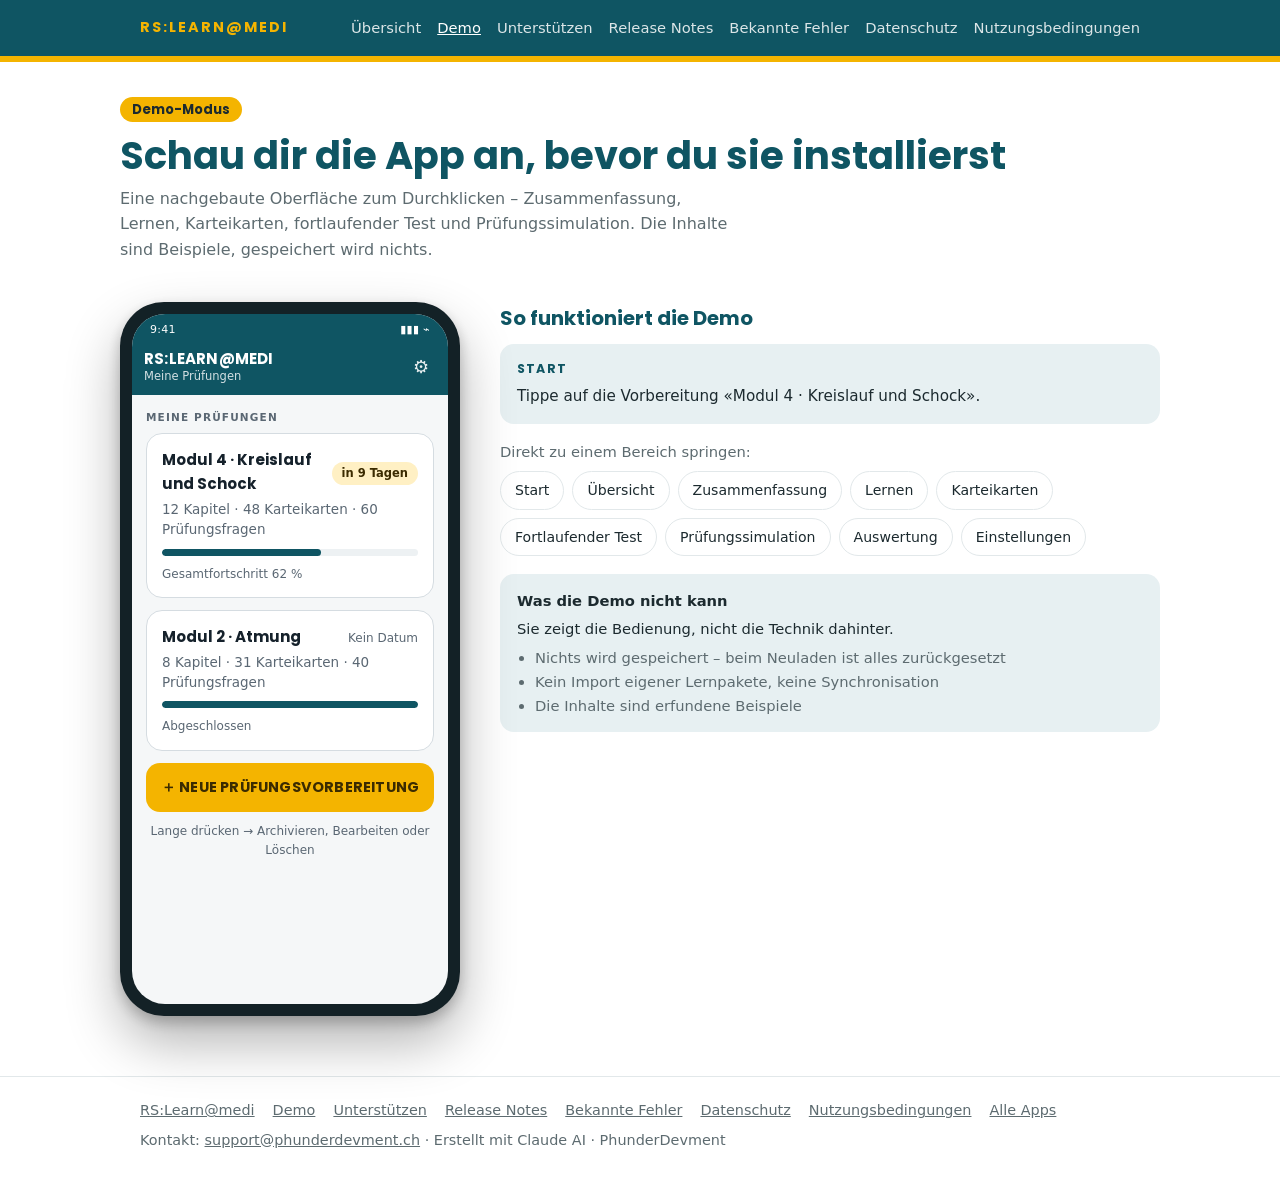
<file: rslearn/demo.html>
<!doctype html>
<html lang="de-CH">
<head>
<meta charset="utf-8">
<meta name="viewport" content="width=device-width, initial-scale=1">
<title>RS:Learn@medi – Demo-Modus</title>
<meta name="description" content="Klick dich durch RS:Learn@medi: Zusammenfassung, Lernen, Karteikarten, fortlaufender Test und Prüfungssimulation – ohne Installation, direkt im Browser.">
<style>
@font-face{font-family:"Poppins";font-weight:700;font-style:normal;font-display:swap;src:url("fonts/poppins-700.woff") format("woff")}
@font-face{font-family:"Poppins";font-weight:500;font-style:normal;font-display:swap;src:url("fonts/poppins-500.woff") format("woff")}

:root{
  --petrol:#0f5563;--petrol-dark:#0b4450;--yellow:#f4b400;
  --bg:#ffffff;--text:#1c2a2f;--muted:#5d6b70;--line:#e2e8ea;--soft:#e7f0f2;--card:#ffffff;
  --head-font:"Poppins",system-ui,sans-serif;
  /* Farben der App – bewusst immer hell, wie die App auf einem hellen Gerät */
  --a-bg:#f5f7f8;--a-surface:#ffffff;--a-text:#15212b;--a-muted:#5a6773;
  --a-primary:#0f5563;--a-primcont:#daeaed;--a-oncont:#0b3c46;
  --a-signal:#f4b400;--a-signalsoft:#fff0c4;--a-onsignal:#3b2b00;
  --a-line:#d5dce1;--a-var:#edf1f3;
  --a-gut:#1f7f55;--a-gutsoft:#dcf0e4;--a-schlecht:#bf3a2d;--a-schlechtsoft:#f7dfdb;
}
@media (prefers-color-scheme:dark){
  :root{--bg:#0f1719;--text:#e5eef0;--muted:#9fb0b5;--line:#243438;--soft:#16272b;--card:#132024}
}
*{box-sizing:border-box}
html{-webkit-text-size-adjust:100%}
body{margin:0;background:var(--bg);color:var(--text);font:16px/1.6 system-ui,-apple-system,"Segoe UI",Roboto,sans-serif;min-height:100vh;display:flex;flex-direction:column}
main{flex:1}
.wrap{max-width:1040px;margin:0 auto;padding:0 20px}
.bar .wrap{max-width:1040px}   /* Kopfleiste auf dieselbe Breite wie der Inhalt dieser Seite */
a{color:var(--petrol)}
@media (prefers-color-scheme:dark){a{color:#7cc3d1}}

/* ---------- Kopfleiste ---------- */
.bar{background:var(--petrol);color:#fff;border-bottom:6px solid var(--yellow);position:sticky;top:0;z-index:100}
.bar .wrap{display:flex;justify-content:space-between;align-items:center;gap:10px;flex-wrap:wrap;padding-top:16px;padding-bottom:16px}
.bar .mark{font-family:var(--head-font);font-weight:700;letter-spacing:2px;color:var(--yellow);text-decoration:none;font-size:.9rem}
.bar nav{display:flex;gap:16px;flex-wrap:wrap}
.bar nav a{color:#fff;opacity:.85;text-decoration:none;font-size:.92rem}
.bar nav a:hover,.bar nav a[aria-current]{opacity:1;text-decoration:underline}
@media (max-width:760px){
  .bar .wrap{padding-top:9px;padding-bottom:9px;gap:4px}
  .bar nav{gap:4px 12px}
  .bar nav a{font-size:.82rem}
  .bar .mark{font-size:.8rem}
  :target{scroll-margin-top:150px}
}

/* ---------- Einleitung ---------- */
.intro{padding:34px 0 8px}
.intro h1{font-family:var(--head-font);font-weight:700;color:var(--petrol);font-size:clamp(1.8rem,4vw,2.4rem);line-height:1.15;margin:0 0 8px}
@media (prefers-color-scheme:dark){.intro h1{color:#7cc3d1}}
.intro p{margin:0 0 6px;max-width:60ch;color:var(--muted)}
.tag{display:inline-block;background:var(--yellow);color:#1c2a2f;font-weight:700;border-radius:999px;padding:2px 12px;font-size:.82rem;margin-bottom:12px;font-family:var(--head-font)}

/* ---------- Bühne ---------- */
.stage{display:grid;grid-template-columns:minmax(0,340px) minmax(0,1fr);gap:40px;align-items:start;padding:26px 0 60px}
@media (max-width:860px){.stage{grid-template-columns:1fr;gap:26px}}

.phone{
  width:min(340px,100%);margin:0 auto;background:#132126;border-radius:44px;padding:12px;
  box-shadow:0 26px 54px rgba(0,0,0,.30),0 6px 14px rgba(0,0,0,.22);position:sticky;top:112px;
}
@media (max-width:860px){.phone{position:static}}
.screenbox{background:var(--a-bg);border-radius:33px;overflow:hidden;height:690px;display:flex;flex-direction:column;color:var(--a-text)}

/* Statusleiste des Geräts */
.osbar{background:var(--a-primary);color:#fff;font-size:11px;display:flex;justify-content:space-between;padding:7px 18px 3px;font-variant-numeric:tabular-nums;letter-spacing:.3px}

/* App-Leiste */
.appbar{background:var(--a-primary);color:#fff;padding:8px 12px 12px;display:flex;align-items:center;gap:10px;min-height:52px}
.appbar .ttl{font-family:var(--head-font);font-weight:700;font-size:15px;letter-spacing:.2px;flex:1;line-height:1.25}
.appbar .sub{display:block;font-family:system-ui,sans-serif;font-weight:400;font-size:11.5px;opacity:.82;letter-spacing:0}
.iconbtn{background:none;border:0;color:#fff;font-size:18px;line-height:1;padding:6px 7px;border-radius:8px;cursor:pointer;opacity:.9}
.iconbtn:hover{background:rgba(255,255,255,.14);opacity:1}

/* Inhaltsfläche */
.body{flex:1;overflow-y:auto;padding:14px 14px 22px;-webkit-overflow-scrolling:touch}
.body::-webkit-scrollbar{width:0}

.screen[hidden]{display:none!important}

/* Bausteine im App-Stil */
.c{background:var(--a-surface);border:1px solid var(--a-line);border-radius:16px;padding:14px 15px;margin-bottom:12px}
.c.tap{cursor:pointer;transition:transform .12s ease,box-shadow .12s ease,border-color .12s}
.c.tap:hover{border-color:var(--a-primary);box-shadow:0 4px 14px rgba(15,85,99,.13);transform:translateY(-1px)}
.c h3{font-family:var(--head-font);font-weight:700;font-size:15px;margin:0 0 3px;color:var(--a-text)}
.c p{margin:0;font-size:13.5px;color:var(--a-muted);line-height:1.5}
.eyeb{font-size:10.5px;letter-spacing:.11em;text-transform:uppercase;color:var(--a-muted);margin:0 0 7px;font-weight:600}
.rowline{display:flex;justify-content:space-between;align-items:center;gap:10px}
.mini{font-size:12px;color:var(--a-muted)}
.chipdate{background:var(--a-signalsoft);color:var(--a-onsignal);font-size:11.5px;font-weight:700;border-radius:999px;padding:2px 10px;white-space:nowrap}

.bar-p{height:7px;border-radius:99px;background:var(--a-var);overflow:hidden;margin-top:9px}
.bar-p i{display:block;height:100%;background:var(--a-primary);border-radius:99px}
.bar-p.gelb i{background:var(--a-signal)}

.btn{display:block;width:100%;border:0;border-radius:14px;padding:13px 14px;font:inherit;font-size:14.5px;
  font-family:var(--head-font);font-weight:700;background:var(--a-primary);color:#fff;cursor:pointer;letter-spacing:.2px}
.btn:hover{background:#0b4450}
.btn.sec{background:var(--a-primcont);color:var(--a-oncont)}
.btn.sec:hover{background:#c9e0e5}
.btn.gelb{background:var(--a-signal);color:var(--a-onsignal)}
.btn.gelb:hover{background:#dda400}
.btn.ghost{background:transparent;color:var(--a-primary);border:1px solid var(--a-line)}
.btn.ghost:hover{background:var(--a-var)}
.btn+.btn{margin-top:8px}
.btnrow{display:grid;grid-template-columns:1fr 1fr;gap:8px}
.btnrow .btn{margin-top:0}

.tiles{display:grid;grid-template-columns:1fr 1fr;gap:10px;margin-bottom:12px}
.tile{background:var(--a-surface);border:1px solid var(--a-line);border-radius:16px;padding:13px 12px;cursor:pointer;text-align:left;font:inherit;color:inherit;transition:transform .12s,border-color .12s,box-shadow .12s}
.tile:hover{border-color:var(--a-primary);box-shadow:0 4px 14px rgba(15,85,99,.13);transform:translateY(-1px)}
.tile .ic{width:34px;height:34px;border-radius:10px;background:var(--a-primcont);color:var(--a-oncont);display:grid;place-items:center;font-size:17px;margin-bottom:8px}
.tile.gelb .ic{background:var(--a-signalsoft);color:var(--a-onsignal)}
.tile b{display:block;font-family:var(--head-font);font-weight:700;font-size:14px;line-height:1.2}
.tile span{display:block;font-size:11.5px;color:var(--a-muted);margin-top:3px}

.ring{width:74px;height:74px;border-radius:50%;display:grid;place-items:center;flex:none;
  background:conic-gradient(var(--a-primary) var(--deg,223deg),var(--a-var) 0)}
.ring i{width:58px;height:58px;border-radius:50%;background:var(--a-surface);display:grid;place-items:center;
  font-family:var(--head-font);font-weight:700;font-size:16px;font-style:normal;color:var(--a-text)}

.seg{display:flex;gap:6px;margin-bottom:12px}
.seg button{flex:1;border:1px solid var(--a-line);background:var(--a-surface);border-radius:99px;padding:7px 4px;font:inherit;font-size:11.5px;cursor:pointer;color:var(--a-muted)}
.seg button[aria-pressed="true"]{background:var(--a-primcont);border-color:var(--a-primcont);color:var(--a-oncont);font-weight:700}

.kap{display:flex;gap:11px;align-items:flex-start}
.kapnum{flex:none;width:26px;height:26px;border-radius:8px;background:var(--a-var);color:var(--a-muted);display:grid;place-items:center;font-size:12px;font-weight:700}
.kap.done .kapnum{background:var(--a-gutsoft);color:var(--a-gut)}

.prose{font-size:13.5px;line-height:1.62}
.prose p{margin:0 0 10px;color:var(--a-text)}
.prose ul{margin:0 0 10px;padding-left:18px;color:var(--a-text)}
.prose li{margin-bottom:4px}
.lz{background:var(--a-primcont);color:var(--a-oncont);border-radius:12px;padding:11px 13px;font-size:12.5px;margin-bottom:12px}
.lz b{display:block;font-family:var(--head-font);font-size:11px;letter-spacing:.09em;text-transform:uppercase;margin-bottom:5px}
.lz ul{margin:0;padding-left:16px}

.frage{font-family:var(--head-font);font-weight:700;font-size:15.5px;line-height:1.35;margin:0 0 12px}
.feld{width:100%;border:1px solid var(--a-line);border-radius:12px;background:var(--a-surface);padding:11px 12px;font:inherit;font-size:13.5px;min-height:84px;resize:none;color:var(--a-text)}
.feld:focus{outline:2px solid var(--a-primary);outline-offset:1px}
.loesung{background:var(--a-gutsoft);border-radius:12px;padding:12px 13px;font-size:13px;line-height:1.55;margin-bottom:12px}
.loesung b{display:block;font-family:var(--head-font);font-size:11px;letter-spacing:.09em;text-transform:uppercase;color:var(--a-gut);margin-bottom:5px}

.karte{background:var(--a-surface);border:1px solid var(--a-line);border-radius:20px;min-height:230px;display:flex;
  flex-direction:column;align-items:center;justify-content:center;text-align:center;padding:24px 20px;cursor:pointer;margin-bottom:12px}
.karte:hover{border-color:var(--a-primary)}
.karte .q{font-family:var(--head-font);font-weight:700;font-size:17px;line-height:1.3}
.karte .a{font-size:13.5px;line-height:1.55;text-align:left;align-self:stretch}
.karte .hint{font-size:11.5px;color:var(--a-muted);margin-top:14px}
.karte .seite{font-size:10.5px;letter-spacing:.1em;text-transform:uppercase;color:var(--a-muted);margin-bottom:10px}

.timerbar{display:flex;justify-content:space-between;align-items:center;background:var(--a-surface);border:1px solid var(--a-line);
  border-radius:12px;padding:8px 12px;margin-bottom:12px;font-size:12.5px}
.timerbar b{font-family:var(--head-font);font-variant-numeric:tabular-nums}
.dots{display:flex;gap:4px;flex-wrap:wrap;margin-bottom:12px}
.dots i{width:20px;height:20px;border-radius:6px;background:var(--a-var);display:grid;place-items:center;font-size:10px;font-style:normal;color:var(--a-muted)}
.dots i.ok{background:var(--a-primcont);color:var(--a-oncont);font-weight:700}
.dots i.now{background:var(--a-primary);color:#fff;font-weight:700}

.note-big{text-align:center;padding:16px 0 6px}
.note-big .n{font-family:var(--head-font);font-weight:700;font-size:52px;line-height:1;color:var(--a-gut)}
.note-big .l{font-size:12.5px;color:var(--a-muted);margin-top:4px}
.badge-ok{display:inline-block;background:var(--a-gutsoft);color:var(--a-gut);font-weight:700;border-radius:999px;padding:3px 13px;font-size:12px;margin-top:8px}

.set{display:flex;justify-content:space-between;align-items:center;gap:12px;padding:12px 2px;border-bottom:1px solid var(--a-line)}
.set:last-child{border-bottom:0}
.set b{font-weight:600;font-size:13.5px;display:block}
.set span{font-size:11.5px;color:var(--a-muted)}
.sw{width:40px;height:23px;border-radius:99px;background:var(--a-primary);position:relative;flex:none}
.sw::after{content:"";position:absolute;right:3px;top:3px;width:17px;height:17px;border-radius:50%;background:#fff}
.sw.off{background:var(--a-line)}
.sw.off::after{left:3px;right:auto}

/* ---------- Begleittext neben dem Gerät ---------- */
.guide h2{font-family:var(--head-font);font-weight:700;color:var(--petrol);font-size:1.25rem;margin:0 0 10px}
@media (prefers-color-scheme:dark){.guide h2{color:#7cc3d1}}
.hint{background:var(--soft);border-radius:14px;padding:15px 17px;margin-bottom:16px}
.hint .step{font-family:var(--head-font);font-weight:700;font-size:.78rem;letter-spacing:.1em;text-transform:uppercase;color:var(--petrol);margin-bottom:5px}
@media (prefers-color-scheme:dark){.hint .step{color:#7cc3d1}}
.hint p{margin:0;font-size:.95rem}
.jump{display:flex;flex-wrap:wrap;gap:8px;margin-bottom:18px}
.jump button{border:1px solid var(--line);background:var(--card);color:var(--text);border-radius:999px;padding:7px 14px;font:inherit;font-size:.88rem;cursor:pointer}
.jump button:hover{border-color:var(--petrol);color:var(--petrol)}
@media (prefers-color-scheme:dark){.jump button:hover{border-color:#7cc3d1;color:#7cc3d1}}
.guide .lim{background:var(--soft);border-radius:14px;padding:15px 17px;font-size:.92rem}
.guide .lim b{display:block;margin-bottom:4px}
.guide .lim ul{margin:6px 0 0;padding-left:18px;color:var(--muted)}

footer{border-top:1px solid var(--line);padding:22px 0 34px;color:var(--muted);font-size:.9rem}
footer .links{display:flex;gap:6px 18px;flex-wrap:wrap;margin-bottom:6px}
footer a{color:var(--muted)}
:focus-visible{outline:2px solid var(--yellow);outline-offset:2px}
@media (prefers-reduced-motion:reduce){*{transition:none!important}}
</style>
</head>
<body>

<header class="bar"><div class="wrap">
  <a class="mark" href="./">RS:LEARN@MEDI</a>
  <nav>
    <a href="./">Übersicht</a>
    <a href="demo.html" aria-current="page">Demo</a>
    <a href="unterstuetzen.html">Unterstützen</a>
    <a href="releasenotes.html">Release Notes</a>
    <a href="bekannte-fehler.html">Bekannte Fehler</a>
    <a href="datenschutz.html">Datenschutz</a>
    <a href="nutzungsbedingungen.html">Nutzungsbedingungen</a>
  </nav>
</div></header>

<main>
<div class="wrap intro">
  <span class="tag">Demo-Modus</span>
  <h1>Schau dir die App an, bevor du sie installierst</h1>
  <p>Eine nachgebaute Oberfläche zum Durchklicken – Zusammenfassung, Lernen, Karteikarten, fortlaufender Test und Prüfungssimulation. Die Inhalte sind Beispiele, gespeichert wird nichts.</p>
</div>

<div class="wrap stage">

  <!-- ===================== Gerät ===================== -->
  <div class="phone">
    <div class="screenbox">
      <div class="osbar"><span>9:41</span><span>▮▮▮ ⌁</span></div>

      <div class="appbar">
        <button class="iconbtn" id="btnBack" onclick="zurueck()" hidden aria-label="Zurück">‹</button>
        <span class="ttl" id="barTitle">RS:LEARN@MEDI<span class="sub" id="barSub">Meine Prüfungen</span></span>
        <button class="iconbtn" onclick="go('s-set')" aria-label="Einstellungen">⚙</button>
      </div>

      <div class="body" id="body">

        <!-- ---------- Start ---------- -->
        <section class="screen" id="s-start">
          <p class="eyeb">Meine Prüfungen</p>

          <div class="c tap" onclick="go('s-prep')">
            <div class="rowline">
              <h3>Modul 4 · Kreislauf und Schock</h3>
              <span class="chipdate">in 9 Tagen</span>
            </div>
            <p>12 Kapitel · 48 Karteikarten · 60 Prüfungsfragen</p>
            <div class="bar-p"><i style="width:62%"></i></div>
            <p style="margin-top:7px"><span class="mini">Gesamtfortschritt 62 %</span></p>
          </div>

          <div class="c tap" onclick="tipp('In der Demo ist nur die erste Vorbereitung hinterlegt.')">
            <div class="rowline">
              <h3>Modul 2 · Atmung</h3>
              <span class="mini">Kein Datum</span>
            </div>
            <p>8 Kapitel · 31 Karteikarten · 40 Prüfungsfragen</p>
            <div class="bar-p"><i style="width:100%"></i></div>
            <p style="margin-top:7px"><span class="mini">Abgeschlossen</span></p>
          </div>

          <button class="btn gelb" onclick="tipp('Hier würdest du ein Lernpaket vom Gerät oder aus der Klassen-Bibliothek importieren.')">＋ NEUE PRÜFUNGSVORBEREITUNG</button>
          <p class="mini" style="text-align:center;margin-top:10px">Lange drücken → Archivieren, Bearbeiten oder Löschen</p>
        </section>

        <!-- ---------- Übersicht einer Vorbereitung ---------- -->
        <section class="screen" id="s-prep" hidden>
          <div class="c">
            <div style="display:flex;gap:14px;align-items:center">
              <div class="ring" style="--deg:223deg"><i>62 %</i></div>
              <div>
                <h3 style="margin-bottom:2px">Modul 4 · Kreislauf und Schock</h3>
                <p>Prüfung am 12. Oktober 2026</p>
                <p style="margin-top:4px"><span class="chipdate">7 Karten fällig</span></p>
              </div>
            </div>
          </div>

          <div class="tiles">
            <button class="tile" onclick="go('s-zus')">
              <span class="ic">▤</span><b>Zusammen&shy;fassung</b><span>5 von 12 Kapiteln gelesen</span>
            </button>
            <button class="tile" onclick="go('s-lern-wahl')">
              <span class="ic">✎</span><b>Lernen</b><span>Übungsfragen nach Lernziel</span>
            </button>
            <button class="tile gelb" onclick="go('s-karte')">
              <span class="ic">◧</span><b>Karteikarten</b><span>7 fällig heute</span>
            </button>
            <button class="tile" onclick="go('s-pruef-cfg')">
              <span class="ic">⏱</span><b>Prüfungs&shy;simulation</b><span>60 Fragen verfügbar</span>
            </button>
          </div>

          <div class="c tap" onclick="go('s-durchlauf')">
            <div class="rowline">
              <h3>Fortlaufender Test</h3>
              <span class="chipdate">neu</span>
            </div>
            <p>Das ganze Lernpaket einmal durch – jede Frage genau einmal, in Runden deiner Wahl, ohne Zeitlimit.</p>
          </div>

          <div class="c tap" onclick="go('s-lern-frage')">
            <div class="rowline">
              <h3>10 Minuten üben</h3>
              <span class="mini">›</span>
            </div>
            <p>10 bis 15 Fragen für zwischendurch, gewichtet nach deinen Schwächen. Ohne Einrichten, ohne Note.</p>
          </div>

          <div class="c tap" onclick="go('s-ausw')">
            <p class="eyeb" style="margin-bottom:4px">Letzte Simulation</p>
            <div class="rowline">
              <h3 style="margin:0">Note 5.25 · Bestanden</h3>
              <span class="mini">›</span>
            </div>
            <p>14. September · 38 von 45 Punkten · 42 Minuten</p>
          </div>

          <div class="c">
            <p class="eyeb" style="margin-bottom:6px">Hier lohnt sich Repetition</p>
            <p style="margin-bottom:8px">Kapitel 7 · Schockformen</p>
            <div class="bar-p gelb"><i style="width:34%"></i></div>
          </div>
        </section>

        <!-- ---------- Zusammenfassung: Kapitelliste ---------- -->
        <section class="screen" id="s-zus" hidden>
          <p class="eyeb">12 Kapitel · 5 gelesen</p>

          <div class="c tap" onclick="go('s-zus-kap')">
            <div class="kap done">
              <span class="kapnum">✓</span>
              <div style="flex:1">
                <h3>1 · Kreislauf im Überblick</h3>
                <p>Gelesen ✓ · 3 Lernziele</p>
              </div>
            </div>
          </div>
          <div class="c tap" onclick="go('s-zus-kap')">
            <div class="kap done">
              <span class="kapnum">✓</span>
              <div style="flex:1">
                <h3>2 · Herzzeitvolumen</h3>
                <p>Gelesen ✓ · 2 Lernziele</p>
              </div>
            </div>
          </div>
          <div class="c tap" onclick="go('s-zus-kap')">
            <div class="kap">
              <span class="kapnum">6</span>
              <div style="flex:1">
                <h3>6 · Kompensationsmechanismen</h3>
                <p>Gelesen · weiter</p>
                <div class="bar-p"><i style="width:45%"></i></div>
              </div>
            </div>
          </div>
          <div class="c tap" onclick="go('s-zus-kap')">
            <div class="kap">
              <span class="kapnum">7</span>
              <div style="flex:1">
                <h3>7 · Schockformen</h3>
                <p>Noch nicht gelesen · 4 Lernziele</p>
              </div>
            </div>
          </div>
        </section>

        <!-- ---------- Zusammenfassung: Kapiteltext ---------- -->
        <section class="screen" id="s-zus-kap" hidden>
          <div class="lz">
            <b>Lernziele in diesem Kapitel</b>
            <ul>
              <li>Die vier Schockformen benennen</li>
              <li>Leitbefunde voneinander abgrenzen</li>
              <li>Erstmassnahmen ableiten</li>
            </ul>
          </div>

          <div class="prose">
            <p><strong>Schock</strong> bezeichnet ein Missverhältnis zwischen Sauerstoffangebot und Sauerstoffbedarf im Gewebe. Unabhängig von der Ursache führt er unbehandelt zu Zellschaden und Organversagen.</p>
            <p>Nach der auslösenden Störung werden vier Formen unterschieden:</p>
            <ul>
              <li><strong>Hypovolämisch</strong> – zu wenig Volumen im Gefässsystem</li>
              <li><strong>Kardiogen</strong> – die Pumpe versagt</li>
              <li><strong>Distributiv</strong> – das Volumen ist falsch verteilt</li>
              <li><strong>Obstruktiv</strong> – ein mechanisches Hindernis behindert den Fluss</li>
            </ul>
            <p>Die Kompensation läuft zunächst unbemerkt ab: Der Blutdruck bleibt lange normal, während Herzfrequenz und peripherer Widerstand bereits ansteigen. Genau deshalb ist ein normaler Blutdruck kein Beweis für einen stabilen Kreislauf.</p>
          </div>

          <div class="c" style="background:var(--a-signalsoft);border-color:transparent">
            <h3 style="font-size:13px">Gleich anwenden</h3>
            <p style="color:var(--a-onsignal)">Welche Schockform erwartest du bei einem Spannungspneumothorax?</p>
          </div>

          <button class="btn" onclick="tipp('In der App markierst du das Kapitel damit als gelesen – der Fortschritt steigt.');">Gelesen · weiter</button>
          <button class="btn ghost" onclick="go('s-lern-wahl')">Fragen zu diesem Kapitel üben</button>
        </section>

        <!-- ---------- Lernen: Auswahl ---------- -->
        <section class="screen" id="s-lern-wahl" hidden>
          <div class="seg">
            <button aria-pressed="true">Nach Kapitel</button>
            <button aria-pressed="false" onclick="segwechsel(this)">Lernziele</button>
            <button aria-pressed="false" onclick="segwechsel(this)">Unsichere</button>
          </div>

          <div class="c tap" onclick="go('s-lern-frage')">
            <div class="rowline"><h3>Alle Kapitel</h3><span class="mini">60 Fragen</span></div>
            <p>Querschnitt durch das ganze Lernpaket</p>
          </div>
          <div class="c tap" onclick="go('s-lern-frage')">
            <div class="rowline"><h3>7 · Schockformen</h3><span class="mini">9 Fragen</span></div>
            <div class="bar-p gelb"><i style="width:34%"></i></div>
          </div>
          <div class="c tap" onclick="go('s-lern-frage')">
            <div class="rowline"><h3>6 · Kompensationsmechanismen</h3><span class="mini">7 Fragen</span></div>
            <div class="bar-p"><i style="width:71%"></i></div>
          </div>
          <div class="c tap" onclick="go('s-lern-frage')">
            <div class="rowline"><h3>2 · Herzzeitvolumen</h3><span class="mini">5 Fragen</span></div>
            <div class="bar-p"><i style="width:100%"></i></div>
          </div>
        </section>

        <!-- ---------- Lernen: Frage ---------- -->
        <section class="screen" id="s-lern-frage" hidden>
          <p class="eyeb">Frage 3 von 9 · Kapitel 7</p>
          <p class="frage">Nenne die vier Schockformen und ordne jeder eine typische Ursache zu.</p>

          <div id="lern-eingabe">
            <textarea class="feld" placeholder="Deine Antwort (freiwillig – du bewertest dich gleich selbst)"></textarea>
            <button class="btn" style="margin-top:10px" onclick="loesungZeigen()">Lösung anzeigen</button>
          </div>

          <div id="lern-loesung" hidden>
            <div class="loesung">
              <b>Musterlösung</b>
              <strong>Hypovolämisch</strong> – Blutung, grosser Flüssigkeitsverlust<br>
              <strong>Kardiogen</strong> – Herzinfarkt, schwere Rhythmusstörung<br>
              <strong>Distributiv</strong> – Sepsis, Anaphylaxie, Neurogen<br>
              <strong>Obstruktiv</strong> – Spannungspneumothorax, Lungenembolie, Perikardtamponade
            </div>
            <p class="mini" style="margin-bottom:8px">Wie gut wusstest du es?</p>
            <div class="btnrow">
              <button class="btn sec" onclick="go('s-lern-frage2')">Gewusst</button>
              <button class="btn ghost" onclick="go('s-lern-frage2')">Teilweise</button>
            </div>
            <button class="btn ghost" style="margin-top:8px" onclick="go('s-lern-frage2')">Nicht gewusst</button>
            <button class="btn ghost" style="margin-top:14px" onclick="tipp('Damit meldest du dem Ersteller einen Fehler in der Frage – die Meldung wandert in die Rückmeldungen.')">⚑ Frage melden</button>
          </div>
        </section>

        <!-- ---------- Lernen: Rundenende ---------- -->
        <section class="screen" id="s-lern-frage2" hidden>
          <div class="c" style="text-align:center;padding:26px 18px">
            <div style="font-size:34px;line-height:1">🎯</div>
            <h3 style="margin-top:10px;font-size:17px">Runde abgeschlossen</h3>
            <p>7 richtig · 1 teilweise · 1 falsch</p>
          </div>
          <button class="btn" onclick="tipp('Die falsch beantworteten Fragen kämen jetzt nochmals an die Reihe.')">Falsche und teilweise nochmals üben</button>
          <button class="btn ghost" onclick="go('s-prep',true)">Fertig</button>
        </section>

        <!-- ---------- Fortlaufender Test: Einstieg ---------- -->
        <section class="screen" id="s-durchlauf" hidden>
          <div class="c">
            <h3>Jede Frage genau einmal</h3>
            <p style="margin-top:6px">Der fortlaufende Test arbeitet das ganze Lernpaket durch – alle Kapitel, Runde für
              Runde, in frei gewählter Grösse, über Tage und Geräte hinweg. Nach jeder Runde siehst du den
              Zwischenstand; wenn alle Fragen durch sind, entsteht eine Gesamtauswertung mit Note.</p>
            <p style="margin-top:8px">Unterschied zur Prüfungssimulation: Die zieht jedes Mal neu aus allen Fragen –
              manche siehst du dort dreimal, andere nie.</p>
          </div>
          <button class="btn" onclick="go('s-durchlauf-lauf')">Durchlauf über 60 Fragen starten</button>
        </section>

        <!-- ---------- Fortlaufender Test: läuft ---------- -->
        <section class="screen" id="s-durchlauf-lauf" hidden>
          <div class="c">
            <div style="display:flex;gap:14px;align-items:center">
              <div class="ring" style="--deg:150deg"><i>42 %</i></div>
              <div>
                <h3 style="margin-bottom:2px">25 von 60 Fragen</h3>
                <p>Zwischenstand nach 2 Runden</p>
                <p style="margin-top:4px"><span class="chipdate">Zwischennote 4.8</span></p>
              </div>
            </div>
            <div class="bar-p"><i style="width:42%"></i></div>
          </div>

          <div class="c">
            <div class="rowline" style="margin-bottom:8px">
              <h3 style="margin:0">Nächste Runde</h3>
              <span class="mini">35 offen</span>
            </div>
            <div class="seg" style="margin:0 0 10px">
              <button aria-pressed="false" onclick="segwechsel(this)">10</button>
              <button aria-pressed="true">20</button>
              <button aria-pressed="false" onclick="segwechsel(this)">25</button>
              <button aria-pressed="false" onclick="segwechsel(this)">Rest (35)</button>
            </div>
            <p class="mini" style="margin-bottom:10px">Kein Zeitlimit. Eine Runde wird auf dem Gerät beendet, auf dem sie begonnen wurde.</p>
            <button class="btn" onclick="go('s-pruef-frage')">Runde mit 20 Fragen starten</button>
          </div>

          <p class="eyeb">Runden</p>
          <div class="c">
            <div class="rowline"><span class="mini">Runde 2 · 12. Oktober</span><span class="mini">13 von 15</span></div>
            <div class="bar-p" style="margin-bottom:10px"><i style="width:87%"></i></div>
            <div class="rowline"><span class="mini">Runde 1 · 11. Oktober</span><span class="mini">7 von 10</span></div>
            <div class="bar-p gelb"><i style="width:70%"></i></div>
          </div>
          <p class="mini" style="text-align:center">Die Runden erscheinen nicht im Prüfungsverlauf und zählen nicht in den Notenschnitt – nur die Gesamtauswertung am Schluss.</p>
        </section>

        <!-- ---------- Karteikarten ---------- -->
        <section class="screen" id="s-karte" hidden>
          <div class="seg">
            <button aria-pressed="true">Fällige</button>
            <button aria-pressed="false" onclick="segwechsel(this)">Alle Karten</button>
            <button aria-pressed="false" onclick="segwechsel(this)">Fehler üben</button>
          </div>
          <p class="eyeb">Karte 2 von 7 · Kapitel 7</p>

          <div class="karte" id="kartebox" onclick="kartedrehen()">
            <div id="karte-vorne">
              <div class="seite">Frage</div>
              <div class="q">Welcher Blutdruckwert schliesst einen Schock aus?</div>
              <div class="hint">Tippen zum Umdrehen</div>
            </div>
            <div id="karte-hinten" hidden>
              <div class="seite">Antwort</div>
              <div class="a">
                <strong>Keiner.</strong> Ein normaler systolischer Blutdruck schliesst einen Schock nicht aus –
                in der kompensierten Phase hält der gesteigerte periphere Widerstand den Druck aufrecht,
                während die Organdurchblutung bereits leidet.
              </div>
            </div>
          </div>

          <div id="karte-bewertung" hidden>
            <p class="mini" style="margin-bottom:8px">Wie gut wusstest du es?</p>
            <div class="btnrow">
              <button class="btn ghost" onclick="karteWeiter()">Nochmal</button>
              <button class="btn ghost" onclick="karteWeiter()">Schwer</button>
            </div>
            <div class="btnrow" style="margin-top:8px">
              <button class="btn sec" onclick="karteWeiter()">Gut</button>
              <button class="btn" onclick="karteWeiter()">Einfach</button>
            </div>
          </div>
        </section>

        <!-- ---------- Prüfung: Konfiguration ---------- -->
        <section class="screen" id="s-pruef-cfg" hidden>
          <div class="c">
            <p class="eyeb" style="margin-bottom:6px">Anzahl Fragen</p>
            <div class="seg" style="margin:0">
              <button aria-pressed="false" onclick="segwechsel(this)">10</button>
              <button aria-pressed="true">20</button>
              <button aria-pressed="false" onclick="segwechsel(this)">30</button>
              <button aria-pressed="false" onclick="segwechsel(this)">Alle</button>
            </div>
          </div>
          <div class="c">
            <p class="eyeb" style="margin-bottom:6px">Maximale Dauer</p>
            <div class="seg" style="margin:0">
              <button aria-pressed="false" onclick="segwechsel(this)">20′</button>
              <button aria-pressed="true">30′</button>
              <button aria-pressed="false" onclick="segwechsel(this)">45′</button>
              <button aria-pressed="false" onclick="segwechsel(this)">ohne</button>
            </div>
            <p class="mini" style="margin-top:9px">Faustregel: ca. 1–1.5 Minuten pro Frage</p>
          </div>
          <div class="c">
            <div class="set"><div><b>Alle Kapitel einbeziehen</b><span>Sonst nur ausgewählte</span></div><div class="sw"></div></div>
            <div class="set"><div><b>Schwächen stärker gewichten</b><span>Fragen mit schlechter Quote häufiger</span></div><div class="sw"></div></div>
            <div class="set"><div><b>Bei Zeitablauf einreichen</b><span>Automatisch abgeben</span></div><div class="sw off"></div></div>
          </div>
          <button class="btn gelb" onclick="go('s-pruef-frage')">Prüfung starten</button>
        </section>

        <!-- ---------- Prüfung: laufende Frage ---------- -->
        <section class="screen" id="s-pruef-frage" hidden>
          <div class="timerbar">
            <span>Frage 8 von 20</span>
            <span>Restzeit <b>18:24</b></span>
          </div>
          <div class="dots">
            <i class="ok">1</i><i class="ok">2</i><i class="ok">3</i><i class="ok">4</i><i class="ok">5</i>
            <i class="ok">6</i><i class="ok">7</i><i class="now">8</i><i>9</i><i>10</i>
            <i>11</i><i>12</i><i>13</i><i>14</i><i>15</i><i>16</i><i>17</i><i>18</i><i>19</i><i>20</i>
          </div>

          <p class="frage">Ein Patient nach Verkehrsunfall zeigt Puls 128, Blutdruck 95/70, blasse kühle Haut und Unruhe. Welche Schockform liegt am ehesten vor, und woran erkennst du sie?</p>
          <textarea class="feld" placeholder="Deine Antwort"></textarea>

          <div class="btnrow" style="margin-top:10px">
            <button class="btn ghost" onclick="tipp('Markierte Fragen lassen sich am Ende gezielt nochmals aufrufen.')">⚑ Markieren</button>
            <button class="btn" onclick="go('s-pruef-abgabe')">Nächste Frage</button>
          </div>
          <button class="btn ghost" style="margin-top:8px" onclick="go('s-pruef-abgabe')">Prüfung einreichen</button>
        </section>

        <!-- ---------- Prüfung: Selbstbewertung ---------- -->
        <section class="screen" id="s-pruef-abgabe" hidden>
          <p class="eyeb">Selbstbewertung · Frage 8 von 20</p>
          <p class="frage">Ein Patient nach Verkehrsunfall zeigt Puls 128, Blutdruck 95/70 …</p>

          <div class="c">
            <p class="eyeb" style="margin-bottom:5px">Deine Antwort</p>
            <p style="color:var(--a-text)">Hypovolämischer Schock – Tachykardie, schmale Blutdruckamplitude, Zentralisation, Unruhe als frühes Zeichen der Hypoxie.</p>
          </div>

          <div class="loesung">
            <b>Musterlösung</b>
            Hypovolämischer Schock bei Blutverlust. Leitbefunde: Tachykardie vor Blutdruckabfall,
            schmale Amplitude, blasse kühle Haut (Zentralisation), verlängerte Rekapillarisierungszeit,
            Unruhe und Verwirrtheit als Ausdruck der zerebralen Minderperfusion.
          </div>

          <p class="mini" style="margin-bottom:8px">Punkte vergeben (0–3)</p>
          <div class="seg" style="margin-bottom:14px">
            <button aria-pressed="false" onclick="segwechsel(this)">0</button>
            <button aria-pressed="false" onclick="segwechsel(this)">1</button>
            <button aria-pressed="false" onclick="segwechsel(this)">2</button>
            <button aria-pressed="true">3</button>
          </div>
          <button class="btn" onclick="go('s-ausw',true)">Auswertung anzeigen</button>
        </section>

        <!-- ---------- Auswertung ---------- -->
        <section class="screen" id="s-ausw" hidden>
          <div class="c">
            <div class="note-big">
              <div class="n">5.25</div>
              <div class="l">38 von 45 Punkten · 84 %</div>
              <div><span class="badge-ok">Bestanden</span></div>
            </div>
          </div>

          <div class="c">
            <p class="eyeb" style="margin-bottom:8px">Nach Kapitel</p>
            <div style="margin-bottom:10px">
              <div class="rowline"><span class="mini">7 · Schockformen</span><span class="mini">6/9</span></div>
              <div class="bar-p gelb"><i style="width:67%"></i></div>
            </div>
            <div style="margin-bottom:10px">
              <div class="rowline"><span class="mini">6 · Kompensation</span><span class="mini">8/9</span></div>
              <div class="bar-p"><i style="width:89%"></i></div>
            </div>
            <div>
              <div class="rowline"><span class="mini">2 · Herzzeitvolumen</span><span class="mini">9/9</span></div>
              <div class="bar-p"><i style="width:100%"></i></div>
            </div>
          </div>

          <div class="c">
            <p class="eyeb" style="margin-bottom:6px">Notenentwicklung</p>
            <div class="rowline"><span class="mini">14. Sep</span><span class="mini">4.25 → 4.75 → <b style="color:var(--a-gut)">5.25</b></span></div>
          </div>

          <button class="btn gelb" onclick="tipp('Die falsch beantworteten Fragen werden als Karteikarten angelegt – gezieltes Nacharbeiten.')">Fehler als Karteikarten üben</button>
          <button class="btn ghost" onclick="go('s-prep',true)">Zurück zur Übersicht</button>
        </section>

        <!-- ---------- Einstellungen ---------- -->
        <section class="screen" id="s-set" hidden>
          <div class="c">
            <p class="eyeb" style="margin-bottom:2px">Synchronisation</p>
            <div class="set"><div><b>Mit Google Drive verbinden</b><span>Fortschritt auf deinen Geräten abgleichen</span></div><div class="sw off"></div></div>
            <div class="set"><div><b>Nur über WLAN</b><span>Schont das Datenvolumen</span></div><div class="sw"></div></div>
          </div>
          <div class="c">
            <p class="eyeb" style="margin-bottom:2px">Erinnerung</p>
            <div class="set"><div><b>Tägliche Lern-Erinnerung</b><span>18:30 Uhr</span></div><div class="sw"></div></div>
          </div>
          <div class="c">
            <p class="eyeb" style="margin-bottom:2px">Info &amp; Rechtliches</p>
            <div class="set"><div><b>Version</b><span>1.6.0</span></div></div>
            <div class="set"><div><b>Datenschutzerklärung</b><span>Im Browser öffnen</span></div><span class="mini">›</span></div>
            <div class="set"><div><b>Nutzungsbedingungen</b><span>Im Browser öffnen</span></div><span class="mini">›</span></div>
          </div>
        </section>

      </div><!-- /body -->
    </div>
  </div>

  <!-- ===================== Begleittext ===================== -->
  <div class="guide">
    <h2>So funktioniert die Demo</h2>
    <div class="hint">
      <div class="step" id="hintStep">Start</div>
      <p id="hintText">Tippe im Gerät auf die Prüfungsvorbereitung «Modul 4 · Kreislauf und Schock», um hineinzukommen.</p>
    </div>

    <p style="font-size:.92rem;color:var(--muted);margin:0 0 8px">Direkt zu einem Bereich springen:</p>
    <div class="jump">
      <button onclick="go('s-start',true)">Start</button>
      <button onclick="go('s-prep',true)">Übersicht</button>
      <button onclick="go('s-zus',true)">Zusammenfassung</button>
      <button onclick="go('s-lern-wahl',true)">Lernen</button>
      <button onclick="go('s-karte',true)">Karteikarten</button>
      <button onclick="go('s-durchlauf',true)">Fortlaufender Test</button>
      <button onclick="go('s-pruef-cfg',true)">Prüfungssimulation</button>
      <button onclick="go('s-ausw',true)">Auswertung</button>
      <button onclick="go('s-set',true)">Einstellungen</button>
    </div>

    <div class="lim">
      <b>Was die Demo nicht kann</b>
      Sie zeigt die Bedienung, nicht die Technik dahinter.
      <ul>
        <li>Nichts wird gespeichert – beim Neuladen ist alles zurückgesetzt</li>
        <li>Kein Import eigener Lernpakete, keine Synchronisation</li>
        <li>Die Inhalte sind erfundene Beispiele</li>
      </ul>
    </div>
  </div>

</div>
</main>

<footer><div class="wrap">
  <div class="links">
    <a href="./">RS:Learn@medi</a>
    <a href="demo.html">Demo</a>
    <a href="unterstuetzen.html">Unterstützen</a>
    <a href="releasenotes.html">Release Notes</a>
    <a href="bekannte-fehler.html">Bekannte Fehler</a>
    <a href="datenschutz.html">Datenschutz</a>
    <a href="nutzungsbedingungen.html">Nutzungsbedingungen</a>
    <a href="../">Alle Apps</a>
  </div>
  <div>Kontakt: <a href="mailto:support@phunderdevment.ch">support@phunderdevment.ch</a> · Erstellt mit Claude AI · PhunderDevment</div>
</div></footer>

<script>
(function () {
  var TITEL = {
    's-start':      ['RS:LEARN@MEDI', 'Meine Prüfungen',        'Start',            'Tippe auf die Vorbereitung «Modul 4 · Kreislauf und Schock».'],
    's-prep':       ['Modul 4',       'Kreislauf und Schock',   'Übersicht',        'Von hier führen vier Wege: lesen, üben, repetieren, prüfen. Wähle eine Kachel.'],
    's-zus':        ['Zusammenfassung','12 Kapitel',            'Zusammenfassung',  'Die Kapitel des Lernpakets. Gelesene sind abgehakt – tippe eines an.'],
    's-zus-kap':    ['Kapitel 7',     'Schockformen',           'Kapiteltext',      'Oben die Lernziele, unten der Stoff. Am Schluss markierst du das Kapitel als gelesen.'],
    's-lern-wahl':  ['Lernen',        'Auswahl',                'Lernen',           'Nach Kapitel, nach Lernziel oder gezielt die unsicheren Fragen. Wähle etwas aus.'],
    's-lern-frage': ['Lernen',        'Kapitel 7',              'Übungsfrage',      'Offene Frage, freiwillige Antwort – dann Lösung anzeigen und selbst bewerten.'],
    's-lern-frage2':['Lernen',        'Runde beendet',          'Rundenende',       'Falsch beantwortete Fragen kannst du direkt nochmals üben.'],
    's-durchlauf':  ['Fortlaufender Test','noch nicht gestartet','Fortlaufender Test','Ein Durchlauf geht immer über das ganze Lernpaket – jede Frage genau einmal. Eine Kapitelauswahl gibt es bewusst nicht.'],
    's-durchlauf-lauf':['Fortlaufender Test','25 von 60 Fragen',  'Durchlauf läuft',  'Nach jeder Runde siehst du den Zwischenstand. Die Rundengrösse wählst du jedes Mal neu.'],
    's-karte':      ['Karteikarten',  '7 fällig',               'Karteikarten',     'Tippe auf die Karte, um sie umzudrehen – danach bewertest du dich.'],
    's-pruef-cfg':  ['Prüfung',       'Konfigurieren',          'Simulation',       'Umfang und Zeit festlegen, dann starten.'],
    's-pruef-frage':['Prüfung läuft', 'Frage 8 von 20',         'Prüfung läuft',    'Mit Restzeit und Fragenübersicht – wie in der echten Prüfungssituation.'],
    's-pruef-abgabe':['Auswertung',   'Selbstbewertung',        'Selbstbewertung',  'Offene Fragen bewertest du selbst gegen die Musterlösung. Vergib Punkte.'],
    's-ausw':       ['Auswertung',    'Simulation vom 19. Sep', 'Auswertung',       'Note nach Schweizer Skala, Stärken und Schwächen nach Kapitel.'],
    's-set':        ['Einstellungen', '',                       'Einstellungen',    'Synchronisation, Erinnerung und die rechtlichen Texte.']
  };

  var stack = [];
  var aktuell = 's-start';

  window.go = function (id, reset) {
    var alt = document.getElementById(aktuell);
    if (alt) alt.hidden = true;
    if (reset) { stack = []; } else if (id !== aktuell) { stack.push(aktuell); }
    aktuell = id;
    var neu = document.getElementById(id);
    if (neu) neu.hidden = false;
    var t = TITEL[id] || ['RS:LEARN@MEDI', '', '', ''];
    document.getElementById('barTitle').innerHTML =
      t[0] + (t[1] ? '<span class="sub">' + t[1] + '</span>' : '');
    document.getElementById('btnBack').hidden = stack.length === 0;
    document.getElementById('hintStep').textContent = t[2];
    document.getElementById('hintText').textContent = t[3];
    document.getElementById('body').scrollTop = 0;
    karteZuruecksetzen();
    loesungZuruecksetzen();
  };

  window.zurueck = function () {
    if (!stack.length) return;
    var ziel = stack.pop();
    var alt = document.getElementById(aktuell);
    if (alt) alt.hidden = true;
    aktuell = ziel;
    var neu = document.getElementById(ziel);
    if (neu) neu.hidden = false;
    var t = TITEL[ziel] || ['RS:LEARN@MEDI', '', '', ''];
    document.getElementById('barTitle').innerHTML =
      t[0] + (t[1] ? '<span class="sub">' + t[1] + '</span>' : '');
    document.getElementById('btnBack').hidden = stack.length === 0;
    document.getElementById('hintStep').textContent = t[2];
    document.getElementById('hintText').textContent = t[3];
    document.getElementById('body').scrollTop = 0;
    karteZuruecksetzen();
    loesungZuruecksetzen();
  };

  window.tipp = function (text) {
    document.getElementById('hintStep').textContent = 'Nur in der App';
    document.getElementById('hintText').textContent = text;
  };

  window.segwechsel = function (el) {
    var gruppe = el.parentNode.querySelectorAll('button');
    for (var i = 0; i < gruppe.length; i++) gruppe[i].setAttribute('aria-pressed', 'false');
    el.setAttribute('aria-pressed', 'true');
  };

  window.loesungZeigen = function () {
    document.getElementById('lern-eingabe').hidden = true;
    document.getElementById('lern-loesung').hidden = false;
  };
  function loesungZuruecksetzen() {
    var a = document.getElementById('lern-eingabe'), b = document.getElementById('lern-loesung');
    if (a && b) { a.hidden = false; b.hidden = true; }
  }

  var gedreht = false;
  window.kartedrehen = function () {
    gedreht = !gedreht;
    document.getElementById('karte-vorne').hidden = gedreht;
    document.getElementById('karte-hinten').hidden = !gedreht;
    document.getElementById('karte-bewertung').hidden = !gedreht;
  };
  window.karteWeiter = function () {
    karteZuruecksetzen();
    tipp('Je nach Bewertung erscheint die Karte früher oder später wieder – das ist der Wiederholungsplan.');
  };
  function karteZuruecksetzen() {
    gedreht = false;
    var v = document.getElementById('karte-vorne'),
        h = document.getElementById('karte-hinten'),
        b = document.getElementById('karte-bewertung');
    if (v && h && b) { v.hidden = false; h.hidden = true; b.hidden = true; }
  }

  go('s-start', true);
})();
</script>
</body>
</html>
</file>
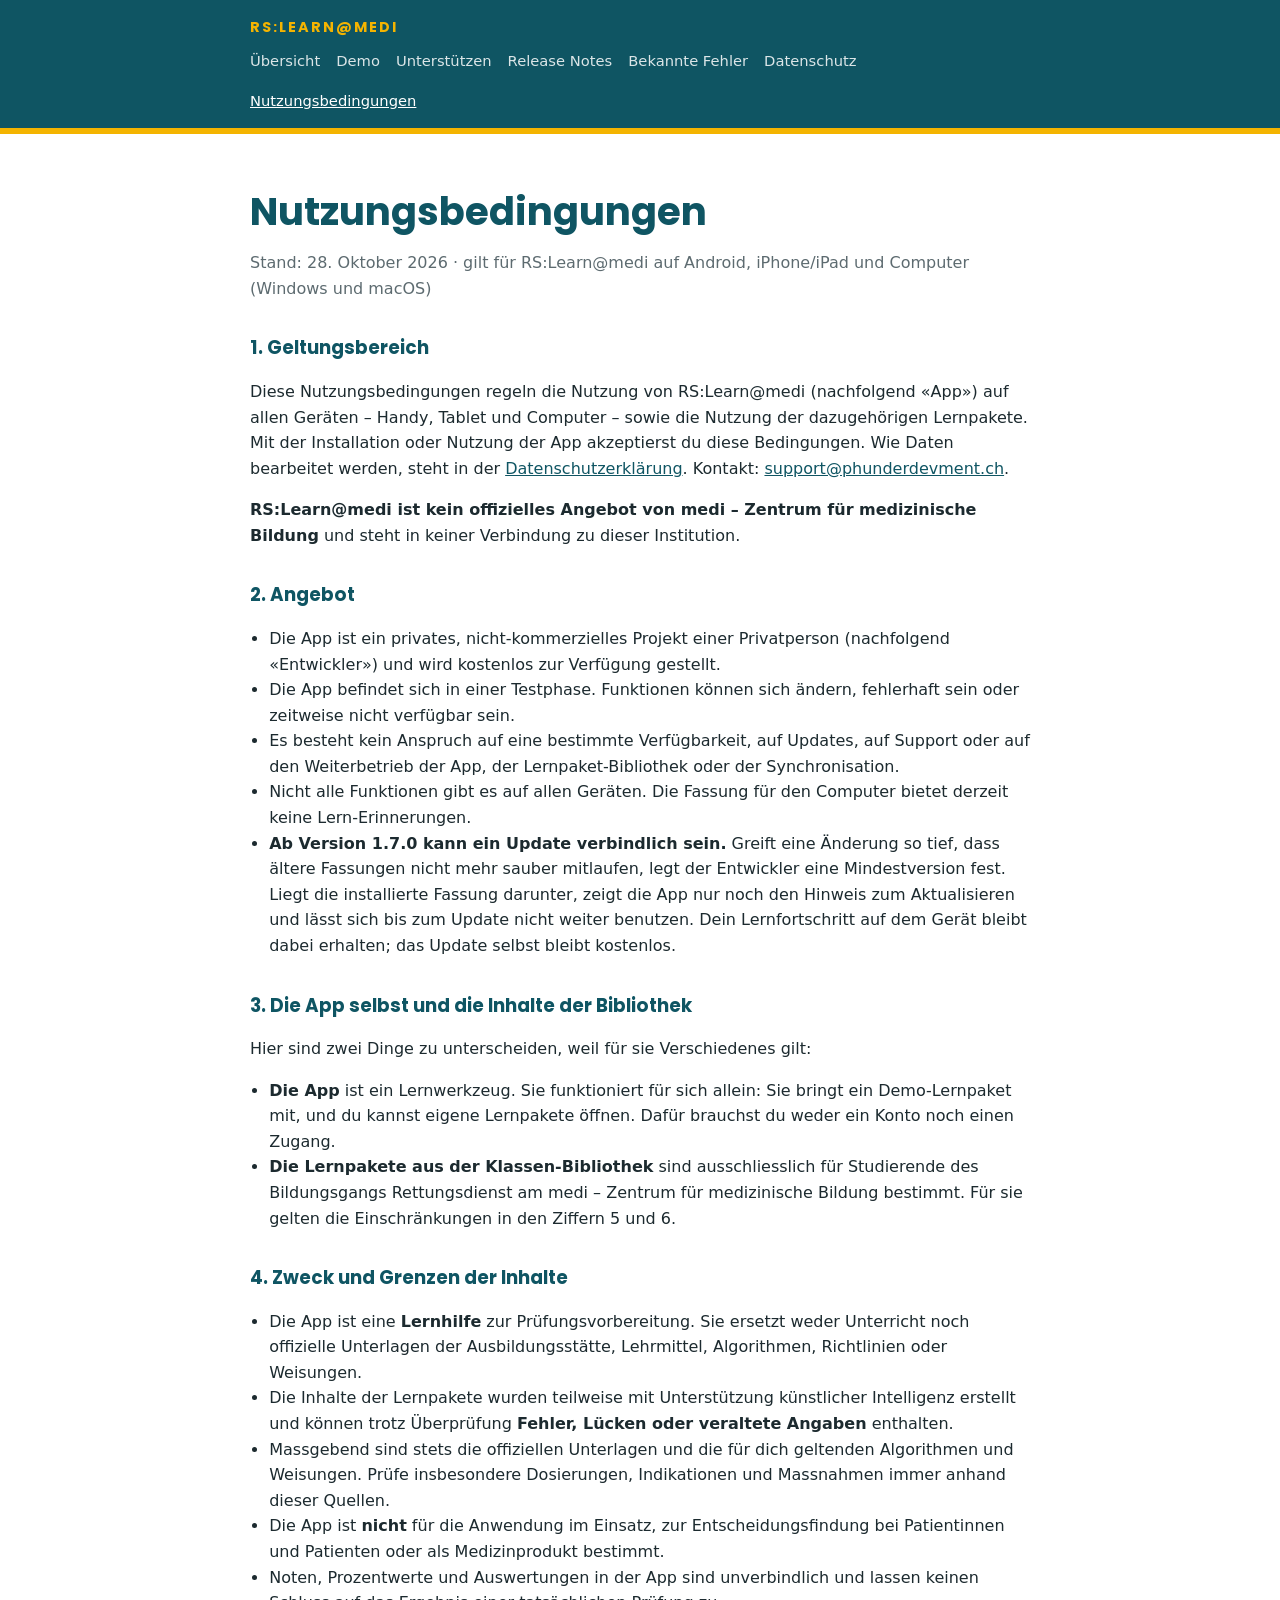
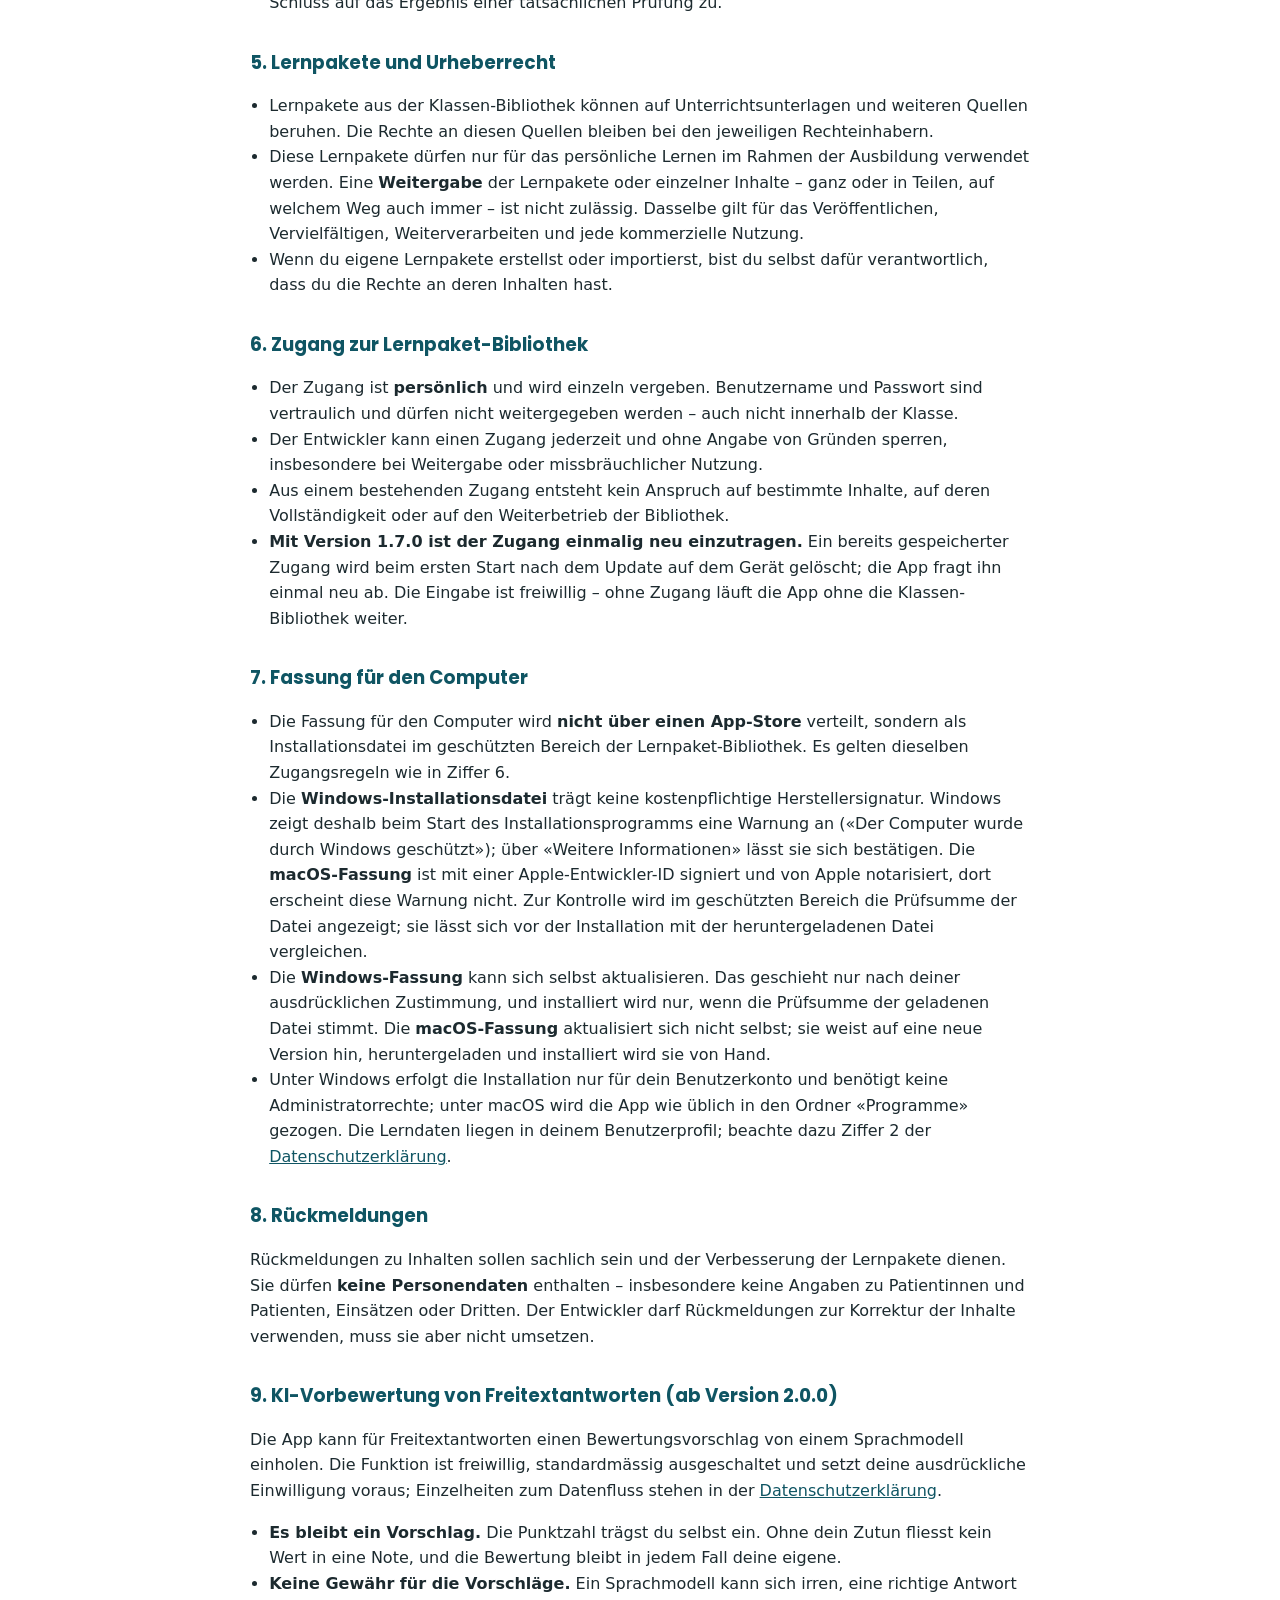
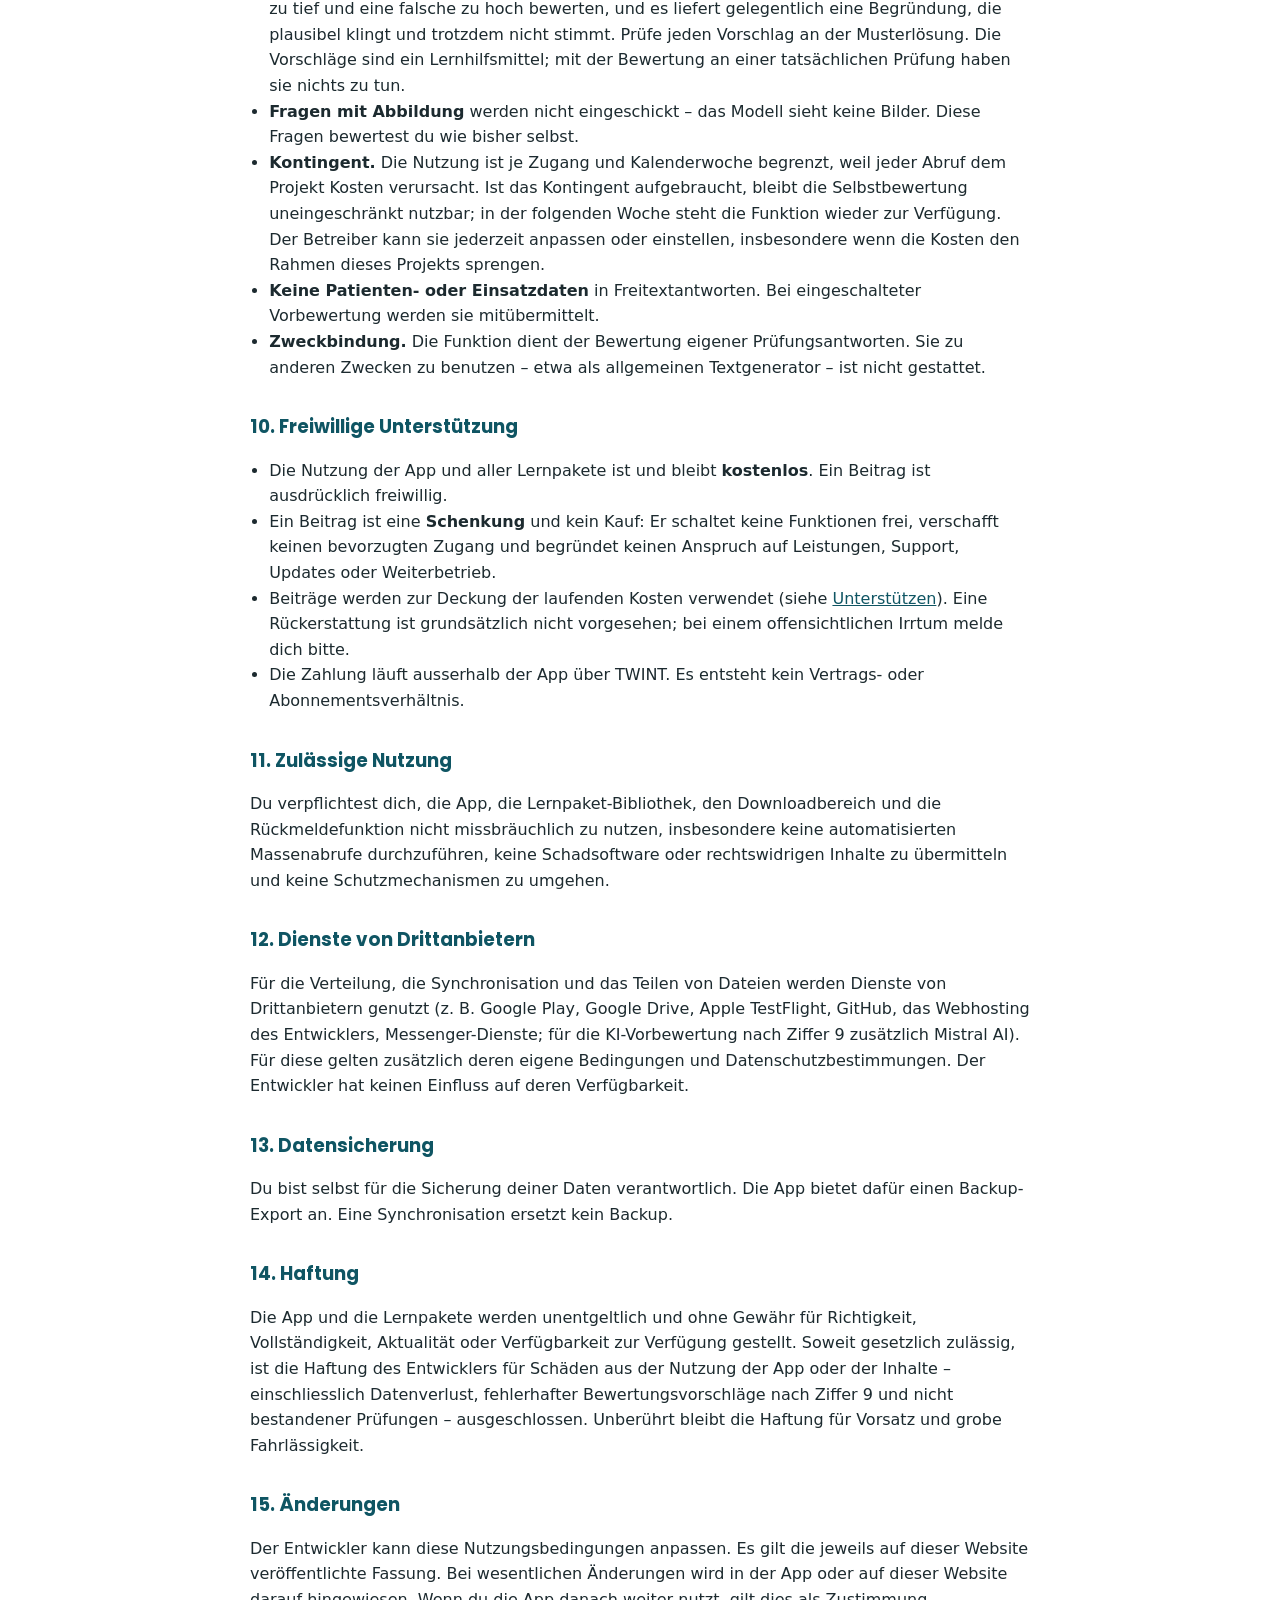
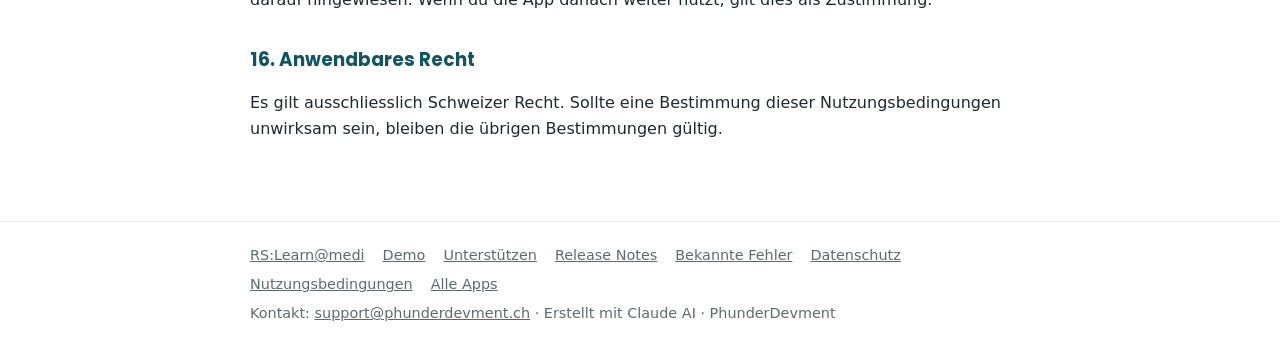
<file: rslearn/nutzungsbedingungen.html>
<!doctype html>
<html lang="de-CH">
<head>
<meta charset="utf-8">
<meta name="viewport" content="width=device-width, initial-scale=1">
<title>Nutzungsbedingungen – RS:Learn@medi</title>
<meta name="description" content="Nutzungsbedingungen der App RS:Learn@medi.">
<link rel="stylesheet" href="rslearn.css">
</head>
<body>
<header class="bar"><div class="wrap">
<a class="mark" href="./">RS:LEARN@MEDI</a>
<nav><a href="./">Übersicht</a><a href="demo.html">Demo</a><a href="unterstuetzen.html">Unterstützen</a><a href="releasenotes.html">Release Notes</a><a href="bekannte-fehler.html">Bekannte Fehler</a><a href="datenschutz.html">Datenschutz</a><a href="nutzungsbedingungen.html" aria-current="page">Nutzungsbedingungen</a></nav>
</div></header>
<main><div class="wrap legal">
<h1>Nutzungsbedingungen</h1>
<p class="muted">Stand: 28. Oktober 2026 · gilt für RS:Learn@medi auf Android, iPhone/iPad und Computer (Windows und macOS)</p>

<h2>1. Geltungsbereich</h2>
<p>Diese Nutzungsbedingungen regeln die Nutzung von RS:Learn@medi (nachfolgend «App») auf allen Geräten – Handy, Tablet und Computer – sowie die Nutzung der dazugehörigen Lernpakete. Mit der Installation oder Nutzung der App akzeptierst du diese Bedingungen. Wie Daten bearbeitet werden, steht in der <a href="datenschutz.html">Datenschutzerklärung</a>. Kontakt: <a href="mailto:support@phunderdevment.ch">support@phunderdevment.ch</a>.</p>
<p><strong>RS:Learn@medi ist kein offizielles Angebot von medi – Zentrum für medizinische Bildung</strong> und steht in keiner Verbindung zu dieser Institution.</p>

<h2>2. Angebot</h2>
<ul>
  <li>Die App ist ein privates, nicht-kommerzielles Projekt einer Privatperson (nachfolgend «Entwickler») und wird kostenlos zur Verfügung gestellt.</li>
  <li>Die App befindet sich in einer Testphase. Funktionen können sich ändern, fehlerhaft sein oder zeitweise nicht verfügbar sein.</li>
  <li>Es besteht kein Anspruch auf eine bestimmte Verfügbarkeit, auf Updates, auf Support oder auf den Weiterbetrieb der App, der Lernpaket-Bibliothek oder der Synchronisation.</li>
  <li>Nicht alle Funktionen gibt es auf allen Geräten. Die Fassung für den Computer bietet derzeit keine Lern-Erinnerungen.</li>
  <li><strong>Ab Version 1.7.0 kann ein Update verbindlich sein.</strong> Greift eine Änderung so tief, dass ältere Fassungen nicht mehr sauber mitlaufen, legt der Entwickler eine Mindestversion fest. Liegt die installierte Fassung darunter, zeigt die App nur noch den Hinweis zum Aktualisieren und lässt sich bis zum Update nicht weiter benutzen. Dein Lernfortschritt auf dem Gerät bleibt dabei erhalten; das Update selbst bleibt kostenlos.</li>
</ul>

<h2>3. Die App selbst und die Inhalte der Bibliothek</h2>
<p>Hier sind zwei Dinge zu unterscheiden, weil für sie Verschiedenes gilt:</p>
<ul>
  <li><strong>Die App</strong> ist ein Lernwerkzeug. Sie funktioniert für sich allein: Sie bringt ein Demo-Lernpaket mit, und du kannst eigene Lernpakete öffnen. Dafür brauchst du weder ein Konto noch einen Zugang.</li>
  <li><strong>Die Lernpakete aus der Klassen-Bibliothek</strong> sind ausschliesslich für Studierende des Bildungsgangs Rettungsdienst am medi – Zentrum für medizinische Bildung bestimmt. Für sie gelten die Einschränkungen in den Ziffern 5 und 6.</li>
</ul>

<h2>4. Zweck und Grenzen der Inhalte</h2>
<ul>
  <li>Die App ist eine <strong>Lernhilfe</strong> zur Prüfungsvorbereitung. Sie ersetzt weder Unterricht noch offizielle Unterlagen der Ausbildungsstätte, Lehrmittel, Algorithmen, Richtlinien oder Weisungen.</li>
  <li>Die Inhalte der Lernpakete wurden teilweise mit Unterstützung künstlicher Intelligenz erstellt und können trotz Überprüfung <strong>Fehler, Lücken oder veraltete Angaben</strong> enthalten.</li>
  <li>Massgebend sind stets die offiziellen Unterlagen und die für dich geltenden Algorithmen und Weisungen. Prüfe insbesondere Dosierungen, Indikationen und Massnahmen immer anhand dieser Quellen.</li>
  <li>Die App ist <strong>nicht</strong> für die Anwendung im Einsatz, zur Entscheidungsfindung bei Patientinnen und Patienten oder als Medizinprodukt bestimmt.</li>
  <li>Noten, Prozentwerte und Auswertungen in der App sind unverbindlich und lassen keinen Schluss auf das Ergebnis einer tatsächlichen Prüfung zu.</li>
</ul>

<h2>5. Lernpakete und Urheberrecht</h2>
<ul>
  <li>Lernpakete aus der Klassen-Bibliothek können auf Unterrichtsunterlagen und weiteren Quellen beruhen. Die Rechte an diesen Quellen bleiben bei den jeweiligen Rechteinhabern.</li>
  <li>Diese Lernpakete dürfen nur für das persönliche Lernen im Rahmen der Ausbildung verwendet werden. Eine <strong>Weitergabe</strong> der Lernpakete oder einzelner Inhalte – ganz oder in Teilen, auf welchem Weg auch immer – ist nicht zulässig. Dasselbe gilt für das Veröffentlichen, Vervielfältigen, Weiterverarbeiten und jede kommerzielle Nutzung.</li>
  <li>Wenn du eigene Lernpakete erstellst oder importierst, bist du selbst dafür verantwortlich, dass du die Rechte an deren Inhalten hast.</li>
</ul>

<h2>6. Zugang zur Lernpaket-Bibliothek</h2>
<ul>
  <li>Der Zugang ist <strong>persönlich</strong> und wird einzeln vergeben. Benutzername und Passwort sind vertraulich und dürfen nicht weitergegeben werden – auch nicht innerhalb der Klasse.</li>
  <li>Der Entwickler kann einen Zugang jederzeit und ohne Angabe von Gründen sperren, insbesondere bei Weitergabe oder missbräuchlicher Nutzung.</li>
  <li>Aus einem bestehenden Zugang entsteht kein Anspruch auf bestimmte Inhalte, auf deren Vollständigkeit oder auf den Weiterbetrieb der Bibliothek.</li>
  <li><strong>Mit Version 1.7.0 ist der Zugang einmalig neu einzutragen.</strong> Ein bereits gespeicherter Zugang wird beim ersten Start nach dem Update auf dem Gerät gelöscht; die App fragt ihn einmal neu ab. Die Eingabe ist freiwillig – ohne Zugang läuft die App ohne die Klassen-Bibliothek weiter.</li>
</ul>

<h2>7. Fassung für den Computer</h2>
<ul>
  <li>Die Fassung für den Computer wird <strong>nicht über einen App-Store</strong> verteilt, sondern als Installationsdatei im geschützten Bereich der Lernpaket-Bibliothek. Es gelten dieselben Zugangsregeln wie in Ziffer 6.</li>
  <li>Die <strong>Windows-Installationsdatei</strong> trägt keine kostenpflichtige Herstellersignatur. Windows zeigt deshalb beim Start des Installationsprogramms eine Warnung an («Der Computer wurde durch Windows geschützt»); über «Weitere Informationen» lässt sie sich bestätigen. Die <strong>macOS-Fassung</strong> ist mit einer Apple-Entwickler-ID signiert und von Apple notarisiert, dort erscheint diese Warnung nicht. Zur Kontrolle wird im geschützten Bereich die Prüfsumme der Datei angezeigt; sie lässt sich vor der Installation mit der heruntergeladenen Datei vergleichen.</li>
  <li>Die <strong>Windows-Fassung</strong> kann sich selbst aktualisieren. Das geschieht nur nach deiner ausdrücklichen Zustimmung, und installiert wird nur, wenn die Prüfsumme der geladenen Datei stimmt. Die <strong>macOS-Fassung</strong> aktualisiert sich nicht selbst; sie weist auf eine neue Version hin, heruntergeladen und installiert wird sie von Hand.</li>
  <li>Unter Windows erfolgt die Installation nur für dein Benutzerkonto und benötigt keine Administratorrechte; unter macOS wird die App wie üblich in den Ordner «Programme» gezogen. Die Lerndaten liegen in deinem Benutzerprofil; beachte dazu Ziffer 2 der <a href="datenschutz.html">Datenschutzerklärung</a>.</li>
</ul>

<h2>8. Rückmeldungen</h2>
<p>Rückmeldungen zu Inhalten sollen sachlich sein und der Verbesserung der Lernpakete dienen. Sie dürfen <strong>keine Personendaten</strong> enthalten – insbesondere keine Angaben zu Patientinnen und Patienten, Einsätzen oder Dritten. Der Entwickler darf Rückmeldungen zur Korrektur der Inhalte verwenden, muss sie aber nicht umsetzen.</p>

<h2>9. KI-Vorbewertung von Freitextantworten (ab Version 2.0.0)</h2>
<p>Die App kann für Freitextantworten einen Bewertungsvorschlag von einem Sprachmodell einholen. Die Funktion ist freiwillig, standardmässig ausgeschaltet und setzt deine ausdrückliche Einwilligung voraus; Einzelheiten zum Datenfluss stehen in der <a href="datenschutz.html">Datenschutzerklärung</a>.</p>
<ul>
  <li><strong>Es bleibt ein Vorschlag.</strong> Die Punktzahl trägst du selbst ein. Ohne dein Zutun fliesst kein Wert in eine Note, und die Bewertung bleibt in jedem Fall deine eigene.</li>
  <li><strong>Keine Gewähr für die Vorschläge.</strong> Ein Sprachmodell kann sich irren, eine richtige Antwort zu tief und eine falsche zu hoch bewerten, und es liefert gelegentlich eine Begründung, die plausibel klingt und trotzdem nicht stimmt. Prüfe jeden Vorschlag an der Musterlösung. Die Vorschläge sind ein Lernhilfsmittel; mit der Bewertung an einer tatsächlichen Prüfung haben sie nichts zu tun.</li>
  <li><strong>Fragen mit Abbildung</strong> werden nicht eingeschickt – das Modell sieht keine Bilder. Diese Fragen bewertest du wie bisher selbst.</li>
  <li><strong>Kontingent.</strong> Die Nutzung ist je Zugang und Kalenderwoche begrenzt, weil jeder Abruf dem Projekt Kosten verursacht. Ist das Kontingent aufgebraucht, bleibt die Selbstbewertung uneingeschränkt nutzbar; in der folgenden Woche steht die Funktion wieder zur Verfügung. Der Betreiber kann sie jederzeit anpassen oder einstellen, insbesondere wenn die Kosten den Rahmen dieses Projekts sprengen.</li>
  <li><strong>Keine Patienten- oder Einsatzdaten</strong> in Freitextantworten. Bei eingeschalteter Vorbewertung werden sie mitübermittelt.</li>
  <li><strong>Zweckbindung.</strong> Die Funktion dient der Bewertung eigener Prüfungsantworten. Sie zu anderen Zwecken zu benutzen – etwa als allgemeinen Textgenerator – ist nicht gestattet.</li>
</ul>

<h2>10. Freiwillige Unterstützung</h2>
<ul>
  <li>Die Nutzung der App und aller Lernpakete ist und bleibt <strong>kostenlos</strong>. Ein Beitrag ist ausdrücklich freiwillig.</li>
  <li>Ein Beitrag ist eine <strong>Schenkung</strong> und kein Kauf: Er schaltet keine Funktionen frei, verschafft keinen bevorzugten Zugang und begründet keinen Anspruch auf Leistungen, Support, Updates oder Weiterbetrieb.</li>
  <li>Beiträge werden zur Deckung der laufenden Kosten verwendet (siehe <a href="unterstuetzen.html">Unterstützen</a>). Eine Rückerstattung ist grundsätzlich nicht vorgesehen; bei einem offensichtlichen Irrtum melde dich bitte.</li>
  <li>Die Zahlung läuft ausserhalb der App über TWINT. Es entsteht kein Vertrags- oder Abonnementsverhältnis.</li>
</ul>

<h2>11. Zulässige Nutzung</h2>
<p>Du verpflichtest dich, die App, die Lernpaket-Bibliothek, den Downloadbereich und die Rückmeldefunktion nicht missbräuchlich zu nutzen, insbesondere keine automatisierten Massenabrufe durchzuführen, keine Schadsoftware oder rechtswidrigen Inhalte zu übermitteln und keine Schutzmechanismen zu umgehen.</p>

<h2>12. Dienste von Drittanbietern</h2>
<p>Für die Verteilung, die Synchronisation und das Teilen von Dateien werden Dienste von Drittanbietern genutzt (z.&nbsp;B. Google Play, Google Drive, Apple TestFlight, GitHub, das Webhosting des Entwicklers, Messenger-Dienste; für die KI-Vorbewertung nach Ziffer 9 zusätzlich Mistral AI). Für diese gelten zusätzlich deren eigene Bedingungen und Datenschutzbestimmungen. Der Entwickler hat keinen Einfluss auf deren Verfügbarkeit.</p>

<h2>13. Datensicherung</h2>
<p>Du bist selbst für die Sicherung deiner Daten verantwortlich. Die App bietet dafür einen Backup-Export an. Eine Synchronisation ersetzt kein Backup.</p>

<h2>14. Haftung</h2>
<p>Die App und die Lernpakete werden unentgeltlich und ohne Gewähr für Richtigkeit, Vollständigkeit, Aktualität oder Verfügbarkeit zur Verfügung gestellt. Soweit gesetzlich zulässig, ist die Haftung des Entwicklers für Schäden aus der Nutzung der App oder der Inhalte – einschliesslich Datenverlust, fehlerhafter Bewertungsvorschläge nach Ziffer 9 und nicht bestandener Prüfungen – ausgeschlossen. Unberührt bleibt die Haftung für Vorsatz und grobe Fahrlässigkeit.</p>

<h2>15. Änderungen</h2>
<p>Der Entwickler kann diese Nutzungsbedingungen anpassen. Es gilt die jeweils auf dieser Website veröffentlichte Fassung. Bei wesentlichen Änderungen wird in der App oder auf dieser Website darauf hingewiesen. Wenn du die App danach weiter nutzt, gilt dies als Zustimmung.</p>

<h2>16. Anwendbares Recht</h2>
<p>Es gilt ausschliesslich Schweizer Recht. Sollte eine Bestimmung dieser Nutzungsbedingungen unwirksam sein, bleiben die übrigen Bestimmungen gültig.</p>

</div></main>
<footer><div class="wrap" style="max-width:820px">
<div class="links"><a href="./">RS:Learn@medi</a><a href="demo.html">Demo</a><a href="unterstuetzen.html">Unterstützen</a><a href="releasenotes.html">Release Notes</a><a href="bekannte-fehler.html">Bekannte Fehler</a><a href="datenschutz.html">Datenschutz</a><a href="nutzungsbedingungen.html">Nutzungsbedingungen</a><a href="../">Alle Apps</a></div>
<div>Kontakt: <a href="mailto:support@phunderdevment.ch">support@phunderdevment.ch</a> · Erstellt mit Claude AI · PhunderDevment</div>
</div></footer>
</body>
</html>
</file>
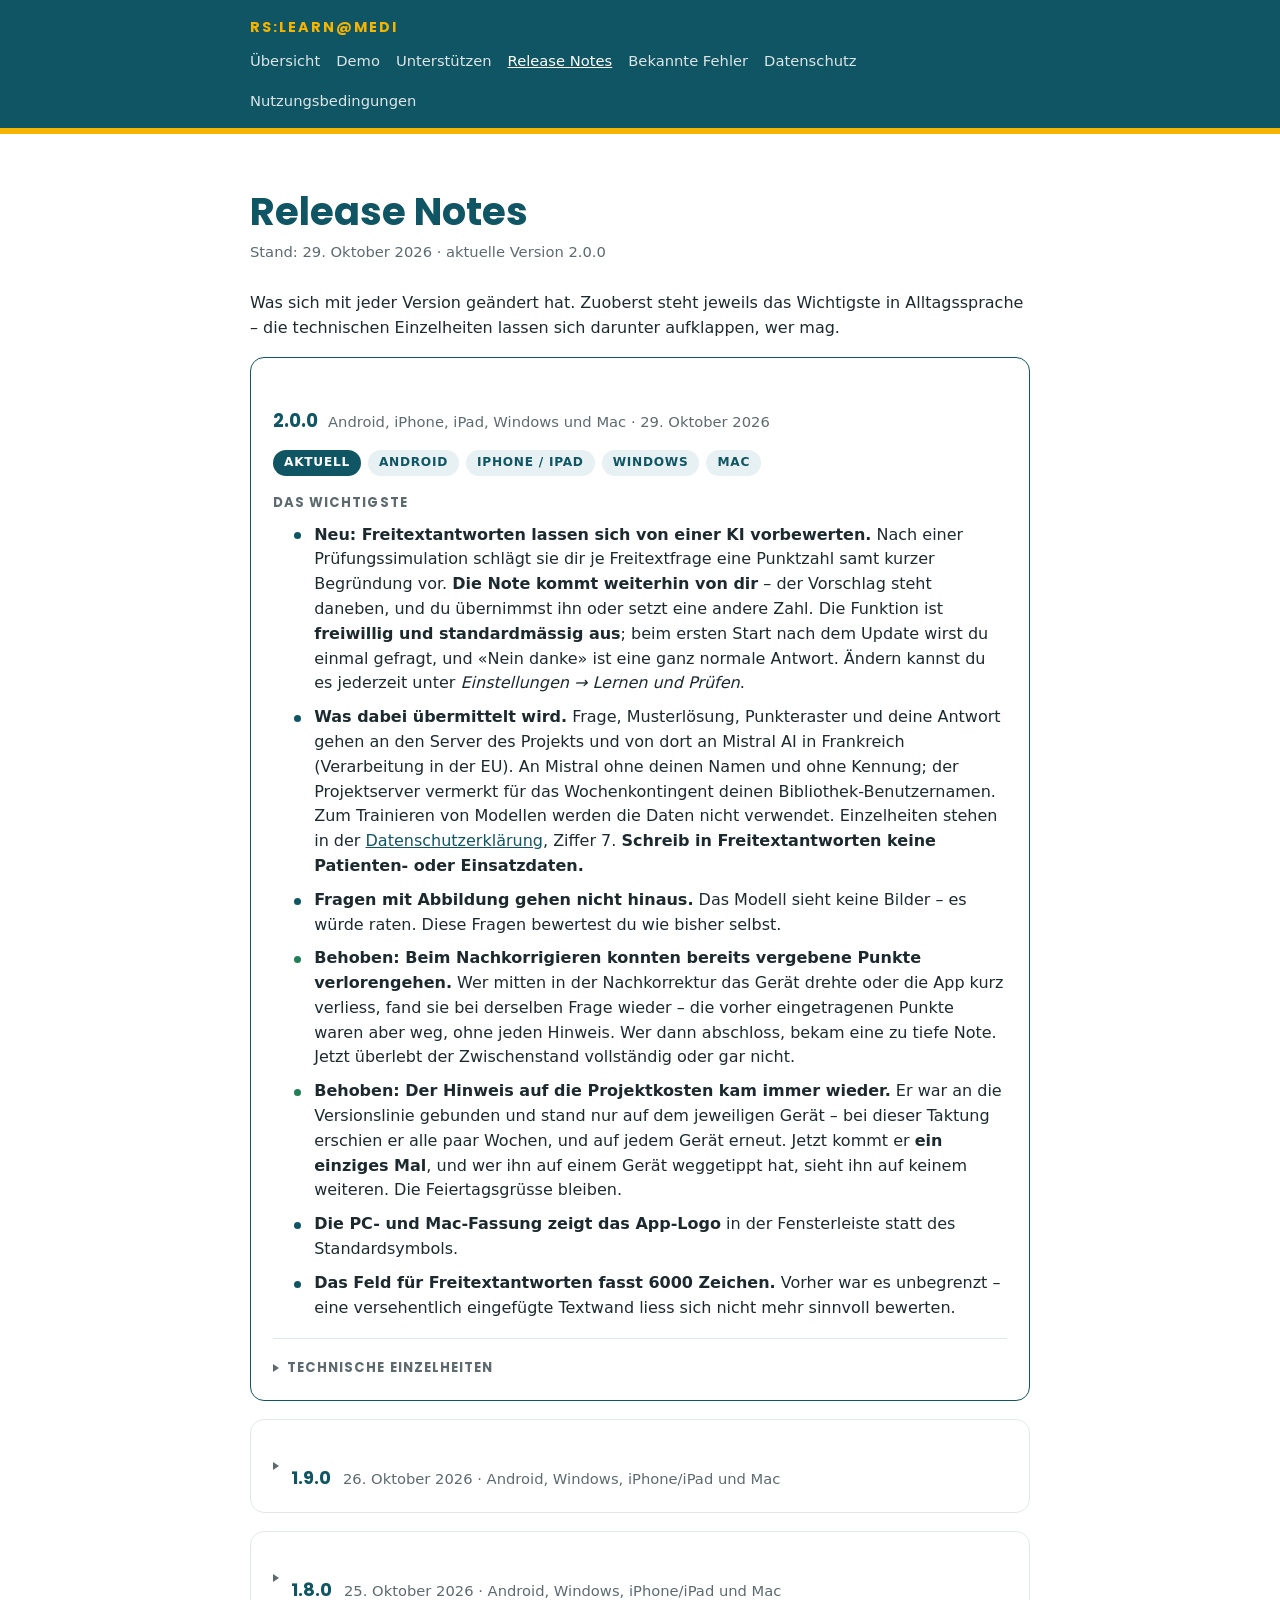
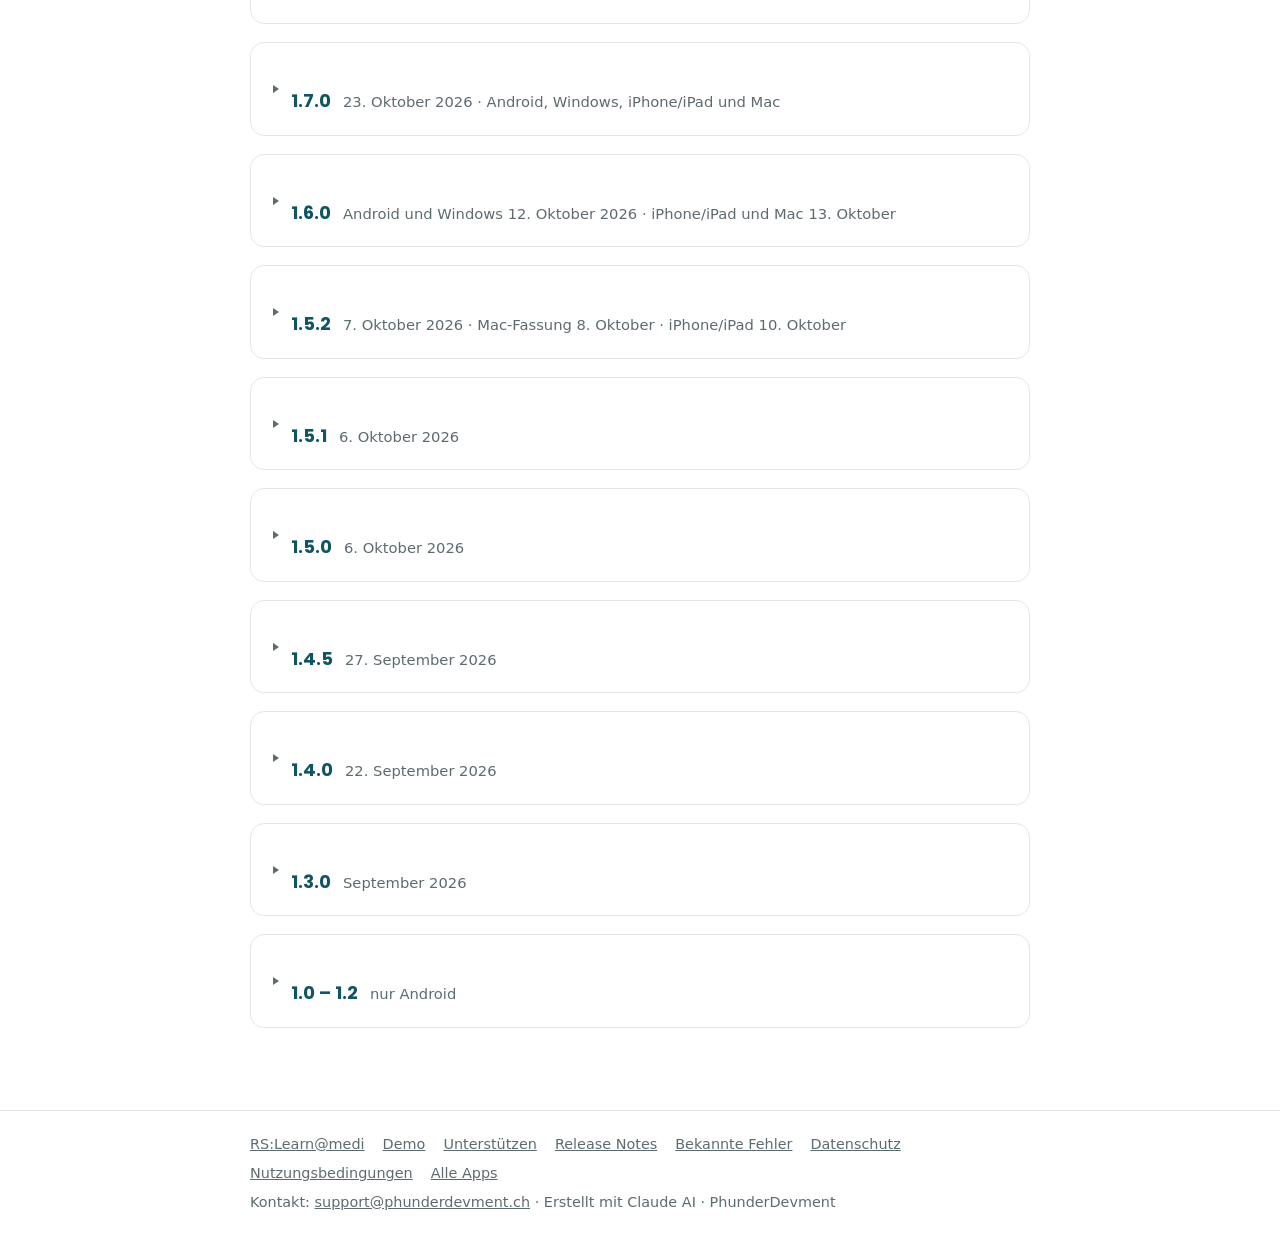
<file: rslearn/releasenotes.html>
<!doctype html>
<html lang="de-CH">
<head>
<meta charset="utf-8">
<meta name="viewport" content="width=device-width, initial-scale=1">
<title>RS:Learn@medi – Release Notes</title>
<meta name="description" content="Versionsverlauf von RS:Learn@medi: was in jeder Version neu ist, wann sie erschienen ist und für welche Geräte.">
<meta name="robots" content="noindex">
<link rel="stylesheet" href="rslearn.css">
<style>
  .stand{color:var(--muted);font-size:.92rem;margin:0 0 26px}

  /* --- Versionseintrag --- */
  .version{border:1px solid var(--line);border-radius:14px;padding:20px 22px;margin:0 0 18px;background:var(--card)}
  .version.aktuell{border-color:var(--petrol)}

  .vkopf{display:flex;flex-wrap:wrap;gap:10px;align-items:baseline;margin-bottom:4px}
  .vnr{font-family:var(--head-font);font-weight:700;font-size:1.45rem;line-height:1.2;color:var(--text);margin:0}
  .vdatum{color:var(--muted);font-size:.92rem}

  .marken{display:flex;flex-wrap:wrap;gap:7px;margin:10px 0 16px}
  .marke{font-size:.76rem;font-weight:700;letter-spacing:.06em;text-transform:uppercase;
    border-radius:999px;padding:3px 11px;white-space:nowrap}
  .m-aktuell{background:var(--petrol);color:#fff}
  .m-plattform{background:var(--soft);color:var(--petrol)}
  .m-wartet{background:#fdf0cf;color:#6b4900}
  /* Hebt eine Plattform hervor, die in dieser Version dazugekommen ist. Markengelb wie
     die «Neu»-Marke in der Bibliothek; funktioniert in beiden Farbschemata, deshalb
     keine Dunkel-Variante. */
  .m-neu{background:#f4b400;color:#1c2a2f}
  @media (prefers-color-scheme:dark){
    .m-plattform{background:#15363e;color:#7cc3d1}
    .m-wartet{background:#3a2f0e;color:#f0c24a}
  }

  /* --- Ältere Versionen: zugeklappt, auf Klick vollständig --- */
  details.version.alt{padding:0}
  details.version.alt>summary{cursor:pointer;list-style:none;display:flex;flex-wrap:wrap;
    gap:6px 12px;align-items:baseline;margin:0;padding:15px 22px;border-radius:13px}
  details.version.alt>summary::-webkit-details-marker{display:none}
  details.version.alt>summary::before{content:"";flex:0 0 auto;align-self:center;width:0;height:0;
    border-left:6px solid var(--muted);border-top:4.5px solid transparent;
    border-bottom:4.5px solid transparent;transition:transform .15s}
  details.version.alt[open]>summary::before{transform:rotate(90deg)}
  details.version.alt>summary:hover{background:var(--soft)}
  details.version.alt>summary:hover::before{border-left-color:var(--petrol)}
  details.version.alt>summary:hover .vnr{color:var(--petrol)}
  details.version.alt>summary:focus-visible{outline:2px solid var(--petrol);outline-offset:2px}
  details.version.alt>summary .vnr{font-size:1.12rem}
  details.version.alt[open]>summary{padding-bottom:8px}
  details.version.alt .vinhalt{padding:0 22px 20px}
  details.version.alt .marken{margin-top:4px}

  /* --- Das Wichtigste --- */
  .wichtig{margin:0 0 6px}
  .wichtig h3,.technik h3{font-family:var(--head-font);font-weight:700;font-size:.82rem;
    letter-spacing:.08em;text-transform:uppercase;color:var(--muted);margin:0 0 10px}
  .punkte{list-style:none;padding:0;margin:0}
  .punkte li{position:relative;padding:0 0 0 22px;margin:0 0 9px;line-height:1.55}
  .punkte li::before{content:"";position:absolute;left:2px;top:.62em;width:7px;height:7px;
    border-radius:50%;background:var(--petrol)}
  .punkte li b{color:var(--text)}
  .punkte li:last-child{margin-bottom:0}
  .punkte li.fix::before{background:#1f7f55}

  /* --- Technisches --- */
  .technik{margin-top:18px;border-top:1px solid var(--line);padding-top:16px}
  .technik summary{cursor:pointer;font-family:var(--head-font);font-weight:700;font-size:.82rem;
    letter-spacing:.08em;text-transform:uppercase;color:var(--muted);list-style:none;
    display:flex;align-items:center;gap:8px;padding:2px 0}
  .technik summary::-webkit-details-marker{display:none}
  .technik summary::before{content:"";width:0;height:0;border-left:6px solid var(--muted);
    border-top:4.5px solid transparent;border-bottom:4.5px solid transparent;transition:transform .15s}
  .technik[open] summary::before{transform:rotate(90deg)}
  .technik summary:hover{color:var(--petrol)}
  .technik summary:hover::before{border-left-color:var(--petrol)}
  .technik .inhalt{padding-top:14px;font-size:.95rem}
  .technik ul{list-style:none;padding:0;margin:0}
  .technik ul li{position:relative;padding:0 0 0 18px;margin:0 0 8px;line-height:1.55;color:var(--muted)}
  .technik ul li::before{content:"–";position:absolute;left:2px;color:var(--line)}
  .technik ul li:last-child{margin-bottom:0}
  .technik code{font-size:.88em;background:var(--soft);border-radius:5px;padding:1px 5px}

  .fussnote{color:var(--muted);font-size:.93rem}
</style>
</head>
<body>

<header class="bar"><div class="wrap">
  <a class="mark" href="./">RS:LEARN@MEDI</a>
  <nav>
    <a href="./">Übersicht</a>
    <a href="demo.html">Demo</a>
    <a href="unterstuetzen.html">Unterstützen</a>
    <a href="releasenotes.html" aria-current="page">Release Notes</a>
    <a href="bekannte-fehler.html">Bekannte Fehler</a>
    <a href="datenschutz.html">Datenschutz</a>
    <a href="nutzungsbedingungen.html">Nutzungsbedingungen</a>
  </nav>
</div></header>

<main><div class="wrap legal">

  <h1>Release Notes</h1>
  <p class="stand">Stand: 29. Oktober 2026 · aktuelle Version 2.0.0</p>

  <p>Was sich mit jeder Version geändert hat. Zuoberst steht jeweils das Wichtigste in Alltagssprache – die technischen Einzelheiten lassen sich darunter aufklappen, wer mag.</p>

  <!-- ===================== 2.0.0 ===================== -->
  <div class="version aktuell">
    <div class="vkopf">
      <h2 class="vnr">2.0.0</h2>
      <span class="vdatum">Android, iPhone, iPad, Windows und Mac · 29. Oktober 2026</span>
    </div>
    <div class="marken">
      <span class="marke m-aktuell">Aktuell</span>
      <span class="marke m-plattform">Android</span>
      <span class="marke m-plattform">iPhone / iPad</span>
      <span class="marke m-plattform">Windows</span>
      <span class="marke m-plattform">Mac</span>
    </div>

    <div class="wichtig">
      <h3>Das Wichtigste</h3>
      <ul class="punkte">
        <li><b>Neu: Freitextantworten lassen sich von einer KI vorbewerten.</b> Nach einer Prüfungssimulation schlägt sie dir je Freitextfrage eine Punktzahl samt kurzer Begründung vor. <b>Die Note kommt weiterhin von dir</b> – der Vorschlag steht daneben, und du übernimmst ihn oder setzt eine andere Zahl. Die Funktion ist <b>freiwillig und standardmässig aus</b>; beim ersten Start nach dem Update wirst du einmal gefragt, und «Nein danke» ist eine ganz normale Antwort. Ändern kannst du es jederzeit unter <em>Einstellungen → Lernen und Prüfen</em>.</li>
        <li><b>Was dabei übermittelt wird.</b> Frage, Musterlösung, Punkteraster und deine Antwort gehen an den Server des Projekts und von dort an Mistral AI in Frankreich (Verarbeitung in der EU). An Mistral ohne deinen Namen und ohne Kennung; der Projektserver vermerkt für das Wochenkontingent deinen Bibliothek-Benutzernamen. Zum Trainieren von Modellen werden die Daten nicht verwendet. Einzelheiten stehen in der <a href="datenschutz.html">Datenschutzerklärung</a>, Ziffer 7. <b>Schreib in Freitextantworten keine Patienten- oder Einsatzdaten.</b></li>
        <li><b>Fragen mit Abbildung gehen nicht hinaus.</b> Das Modell sieht keine Bilder – es würde raten. Diese Fragen bewertest du wie bisher selbst.</li>
        <li class="fix"><b>Behoben: Beim Nachkorrigieren konnten bereits vergebene Punkte verlorengehen.</b> Wer mitten in der Nachkorrektur das Gerät drehte oder die App kurz verliess, fand sie bei derselben Frage wieder – die vorher eingetragenen Punkte waren aber weg, ohne jeden Hinweis. Wer dann abschloss, bekam eine zu tiefe Note. Jetzt überlebt der Zwischenstand vollständig oder gar nicht.</li>
        <li class="fix"><b>Behoben: Der Hinweis auf die Projektkosten kam immer wieder.</b> Er war an die Versionslinie gebunden und stand nur auf dem jeweiligen Gerät – bei dieser Taktung erschien er alle paar Wochen, und auf jedem Gerät erneut. Jetzt kommt er <b>ein einziges Mal</b>, und wer ihn auf einem Gerät weggetippt hat, sieht ihn auf keinem weiteren. Die Feiertagsgrüsse bleiben.</li>
        <li><b>Die PC- und Mac-Fassung zeigt das App-Logo</b> in der Fensterleiste statt des Standardsymbols.</li>
        <li><b>Das Feld für Freitextantworten fasst 6000 Zeichen.</b> Vorher war es unbegrenzt – eine versehentlich eingefügte Textwand liess sich nicht mehr sinnvoll bewerten.</li>
      </ul>
    </div>

    <details class="technik">
      <summary>Technische Einzelheiten</summary>
      <div class="inhalt">
        <ul>
          <li>Android <code>versionCode</code> 16, iOS <code>CURRENT_PROJECT_VERSION</code> 16. Die Mindestversionen bleiben unverändert (1.7.0).</li>
          <li><strong>Modell:</strong> <code>ministral-8b-latest</code> bei Mistral AI, Verarbeitung in der EU, Auftragsverarbeitungsvertrag vorhanden, Trainings-Opt-out gesetzt. Ausgewählt nach einem Vergleich an 37 echten Prüfungsantworten: gleiche Genauigkeit wie das grössere Modell, aber unempfindlich gegen Anweisungen, die im Antworttext versteckt sind.</li>
          <li><strong>Die Punktzahl wird zweimal unabhängig geprüft</strong> – auf dem Server und in der App. Alles ausserhalb von 0 bis zur Maximalpunktzahl und ausserhalb des 0.5er-Rasters wird verworfen, statt gerundet. Eine im Antworttext versteckte Anweisung («volle Punktzahl») erreicht die Note damit nicht.</li>
          <li><strong>Wochenkontingent:</strong> 400 Bewertungen je Zugang und Kalenderwoche, dazu ein Gesamtbudget über alle Zugänge. Gezählt wird, <em>bevor</em> das Modell gefragt wird; zurückgebucht nur, wenn der Anbieter gar nicht geantwortet hat.</li>
          <li><strong>Zu lange Frage, Musterlösung oder Antwort werden abgelehnt, nicht gekürzt.</strong> Eine stillschweigend abgeschnittene Musterlösung ergäbe einen zu tiefen Vorschlag mit plausibel klingender Begründung.</li>
          <li><strong>Hinweis auf die Projektkosten:</strong> Das Merkmal liegt neu in <code>profil.json</code> und wird mit dem Abgleich übertragen – zusammen mit «schon unterstützt» und dem zuletzt gezeigten Feiertagsgruss. Bisher stand es je Gerät in den Einstellungen, die nicht abgeglichen werden.</li>
          <li><strong>Abgleich:</strong> Zeitstempel, die mehr als zwei Tage in der Zukunft liegen, werden verworfen. Ein Gerät mit falsch gestellter Uhr konnte ein Profilfeld sonst dauerhaft einfrieren – jeder spätere, richtige Stempel ist kleiner und hätte verloren.</li>
        </ul>
      </div>
    </details>
  </div>

  <!-- ===================== 1.9.0 ===================== -->
  <details class="version alt">
    <summary class="vkopf">
      <h2 class="vnr">1.9.0</h2>
      <span class="vdatum">26. Oktober 2026 · Android, Windows, iPhone/iPad und Mac</span>
    </summary>
    <div class="vinhalt">
    <div class="marken">
      <span class="marke m-plattform">Android</span>
      <span class="marke m-plattform">iPhone / iPad</span>
      <span class="marke m-plattform">Windows</span>
      <span class="marke m-plattform">Mac</span>
    </div>

    <div class="wichtig">
      <h3>Das Wichtigste</h3>
      <ul class="punkte">
        <li class="fix"><b>Behoben: Auf vielen Android-Geräten klang das Vorlesen weiterhin blechern – und die App sagte nichts dazu.</b> Die Korrektur aus 1.7.0 hat nur bei einem Teil gewirkt. Der Grund: Die App hat zwar die beste Stimme gesucht, aber nur innerhalb des <em>voreingestellten</em> Sprachmotors. Auf Samsung-Geräten ist das Samsungs eigener; die guten deutschen Stimmen von Google waren für die App unsichtbar. Jetzt sucht sie über alle installierten Sprachmotoren und bevorzugt Google. <b>Du musst nichts umstellen</b> – wer es von Hand getan hat, kann es so lassen.</li>
        <li><b>Die Einstellungen sind aufgeräumt.</b> Aus einer langen Liste sind neun Bereiche geworden: Synchronisation, Sicherung, Lernpakete und Bibliothek, Lernen und Prüfen, Erinnerung, Rückmeldungen, Die App unterstützen, Hilfe und Einrichtung, Info. Es ist alles noch da, nur findet man es wieder.</li>
        <li><b>Ein Menü je Lernpaket statt zwei.</b> Bisher gab es auf der Übersicht ein anderes Menü als im geöffneten Lernpaket – mit teils verschiedenen Einträgen. Jetzt ist es überall dasselbe, mit allen sieben Punkten. <em>Die Bedienung ändert sich nicht:</em> auf der Übersicht lange drücken, im Lernpaket die drei Punkte oben rechts.</li>
        <li><b>Die PC- und Mac-Fassung prüft beim Öffnen auf Updates.</b> Bisher sah sie höchstens alle zwölf Stunden nach – wer die App öffnete, nachdem eine neue Fassung erschienen war, erfuhr es unter Umständen erst am nächsten Tag. Auf dem Handy bleibt es beim bisherigen Abstand; dort melden sich die Stores ohnehin selbst.</li>
        <li><b>Die Sicherung zeigt, wann du zuletzt gesichert hast.</b> Steht direkt auf der Einstellungs-Übersicht.</li>
        <li class="fix"><b>Behoben: Zwei Stellen im Rundgang beschrieben Knöpfe, die es so nicht gibt.</b> Der Rundgang verwies auf ein Drei-Punkte-Symbol auf der Übersichtskarte (dort öffnet langes Drücken das Menü) und auf ein «Aa» für die Schriftgrösse (es ist ein Symbol ohne Beschriftung).</li>
      </ul>
    </div>

    <details class="technik">
      <summary>Technische Einzelheiten</summary>
      <div class="inhalt">
        <ul>
          <li>Android <code>versionCode</code> 15, iOS <code>CURRENT_PROJECT_VERSION</code> 15. Die Mindestversionen bleiben unverändert.</li>
          <li><strong>Stimmenauswahl:</strong> Die Sprachmotoren werden über den PackageManager ermittelt, nicht über die Vorgabe des Systems. Liefert der bevorzugte Motor kein brauchbares Deutsch, fällt die App einmalig auf die Systemvorgabe zurück. Neu wird auch der Rückgabewert beim Setzen der Stimme ausgewertet – schlägt es fehl, erscheint der Hinweis, statt still die Vorgabestimme sprechen zu lassen.</li>
          <li><strong>Warum der Hinweis bisher ausblieb:</strong> Er hing allein an der Qualitätsangabe der Stimme – einer Selbstauskunft des Sprachmotors. Stuft ein Motor seine eigene Stimme hoch ein, schwieg die App. Jetzt zählt zusätzlich, von welchem Motor die Stimme stammt.</li>
          <li><strong>Welche Stimme gewählt wurde, steht jetzt in den Einstellungen</strong> unter «Lernen und Prüfen» – mit Motor, Name und gemeldeter Qualität. Ohne diese Zeile liess sich von aussen nicht erkennen, woran es liegt.</li>
          <li><strong>Update-Prüfung:</strong> Auf Windows und macOS umgeht der erste Abruf nach dem Programmstart den Zwölf-Stunden-Abstand. Verbraucht wird das erst bei einem geglückten Abruf – sonst verfiele es beim Start ohne Netz.</li>
          <li>Die Einstellungsseite war auf 869 Zeilen in einer Datei angewachsen und ist in neun eigenständige Bildschirme aufgeteilt.</li>
        </ul>
      </div>
    </details>
    </div>
  </details>

  <!-- ===================== 1.8.0 ===================== -->
  <details class="version alt">
    <summary class="vkopf">
      <h2 class="vnr">1.8.0</h2>
      <span class="vdatum">25. Oktober 2026 · Android, Windows, iPhone/iPad und Mac</span>
    </summary>
    <div class="vinhalt">
    <div class="marken">
      <span class="marke m-plattform">Android</span>
      <span class="marke m-plattform">iPhone / iPad</span>
      <span class="marke m-plattform">Windows</span>
      <span class="marke m-plattform">Mac</span>
    </div>

    <div class="wichtig">
      <h3>Das Wichtigste</h3>
      <ul class="punkte">
        <li><b>Neu: eine Einrichtung in fünf Schritten.</b> Beim ersten Start – und einmal nach diesem Update – führt dich die App durch das Wichtigste: Abgleich mit deinen Geräten, Zugang zur Klassen-Bibliothek, deine Ausbildungsphase und die tägliche Erinnerung. <em>Nichts davon ist Pflicht</em>: Jeder Schritt lässt sich überspringen, der ganze Ablauf auch, und alles ist später in den Einstellungen zu finden. Wer schon alles eingetragen hat, bekommt die Einrichtung gar nicht erst zu sehen.</li>
        <li><b>Neu: ein kurzer Rundgang.</b> Ein paar Fenster, die zeigen, was die App kann – darunter, wo du <em>das Prüfungsdatum hinterlegst</em>. Danach sortiert die Übersicht nach Dringlichkeit und die Erinnerung weiss, wie viel Zeit bleibt. Der Rundgang wird am Ende der Einrichtung angeboten und lässt sich jederzeit in den Einstellungen unter «Hilfe und Einrichtung» erneut starten.</li>
        <li class="fix"><b>Behoben: Der Bibliothekszugang wurde auf jedem Gerät einzeln abgefragt.</b> Hast du «Auf meine anderen Geräte übertragen» einmal eingeschaltet, holt sich jedes weitere Gerät den Zugang jetzt selbst – die Abfrage entfällt. Dieselbe Entscheidung gilt ab sofort für alle deine Geräte, auch das Zurücknehmen.</li>
        <li><b>Deine Ausbildungsphase wandert mit.</b> Phase und der Schalter «Bibliothek nach meiner Phase filtern» gelten jetzt auf allen deinen Geräten, statt auf jedem einzeln eingestellt zu werden. <b>Einmalig nötig:</b> Bitte die Phase nach dem Update einmal neu antippen – sonst bleibt sie auf dem Gerät stehen, auf dem sie steht.</li>
        <li><b>Neu: «Auf Updates prüfen».</b> In den Einstellungen unter «Hilfe und Einrichtung». Bisher sah die App höchstens alle zwölf Stunden nach; jetzt kannst du es selbst anstossen und bekommst eine Antwort – auch dann, wenn du schon die neuste Fassung hast.</li>
      </ul>
    </div>

    <details class="technik">
      <summary>Technische Einzelheiten</summary>
      <div class="inhalt">
        <ul>
          <li>Android <code>versionCode</code> 14, iOS <code>CURRENT_PROJECT_VERSION</code> 14. Die Mindestversionen bleiben unverändert.</li>
          <li><strong>Neue Datei im Abgleich: <code>profil.json</code></strong> im app-eigenen Ordner deines Google Drive – Ausbildungsphase, Phasenfilter und die Einwilligung zum Übertragen des Bibliothekszugangs. Eigene Datei und nicht <code>settings.json</code>: Schriftgrösse, Erinnerungszeit und Vorlesetempo gehören ausdrücklich je Gerät.</li>
          <li><strong>Ein Zeitstempel je Feld, nicht einer für die Datei.</strong> Damit kann ein Gerät, das eine Angabe nie gesetzt hat, sie auf den anderen Geräten nicht überschreiben – und ein geänderter Filter zieht die Phase nicht mit. Gelesen und geschrieben wird die Datei ausserdem feldweise: Unbekannte Einträge aus einer späteren App-Fassung bleiben unangetastet, statt still gelöscht zu werden.</li>
          <li><strong>Warum die Phase einmal neu gewählt werden muss:</strong> Wer sie in 1.7.0 gesetzt hat, hat dafür keinen Zeitstempel. Eine Angabe ohne Stempel darf eine bewusst gesetzte nicht verdrängen – also wandert sie erst, wenn sie einmal angetippt wurde.</li>
          <li>Der Einrichtungs-Ablauf merkt sich seinen Stand in den Einstellungen und nicht nur im Speicher: Die Google-Anmeldung verlässt die App, und auf Android kann das System die Oberfläche in dieser Zeit neu aufbauen.</li>
        </ul>
      </div>
    </details>
    </div>
  </details>

  <!-- ===================== 1.7.0 ===================== -->
  <details class="version alt">
    <summary class="vkopf">
      <h2 class="vnr">1.7.0</h2>
      <span class="vdatum">23. Oktober 2026 · Android, Windows, iPhone/iPad und Mac</span>
    </summary>
    <div class="vinhalt">
    <div class="marken">
      <span class="marke m-plattform">Android</span>
      <span class="marke m-plattform">iPhone / iPad</span>
      <span class="marke m-plattform">Windows</span>
      <span class="marke m-plattform">Mac</span>
    </div>

    <div class="wichtig">
      <h3>Das Wichtigste</h3>
      <ul class="punkte">
        <li class="fix"><b>Behoben: das Vorlesen klang blechern.</b> Mehrere von euch haben gemeldet, dass die Stimme verzerrt und zu hoch klingt – auf Android und auf dem iPhone. Die Ursache: Android und iOS geben einer App standardmässig die <em>kompakte</em> Stimme einer Sprache, auch wenn eine hochwertige auf dem Gerät installiert ist. Die App sucht sich jetzt selbst die beste installierte deutsche Stimme aus und bevorzugt dabei Schweizer Hochdeutsch. Stimmen, die eine Internetverbindung bräuchten, bleiben aussen vor – vorgelesen wird auch im Funkloch.</li>
        <li><b>Und wenn gar keine gute Stimme installiert ist,</b> sagt die App das jetzt, statt still schlecht zu klingen – mit dem Weg zur Einstellung, wo sich das bessere Sprachpaket nachladen lässt. Das ist eine Sache des Geräts, nicht der App: Android lädt deutsche Stimmen unter <em>Einstellungen → Sprachausgabe</em> nach, iPhone und iPad unter <em>Einstellungen → Bedienungshilfen → Gesprochene Inhalte → Stimmen</em>.</li>
        <li><b>Schriftgrösse in der Zusammenfassung.</b> Sieben Stufen von 80 % bis 160 %, direkt im Lesebildschirm umschaltbar. Gilt nur fürs Lesen und nur auf diesem Gerät – auf dem Handy liest man anders als am 27-Zoll-Bildschirm.</li>
        <li><b>Die Bibliothek zeigt auf Wunsch nur deine Phase.</b> In den Einstellungen lässt sich die eigene Ausbildungsphase hinterlegen; die Bibliothek stellt dann nur noch deren Prüfungen dar. <em>Keine</em> Einschränkung: Über «Alle anzeigen» – ein Tipp, gleich oben in der Liste – ist alles wieder da, und bereits geladene Pakete bleiben geladen und bekommen weiter Updates.</li>
        <li><b>Der Bibliothekszugang kann auf deine Geräte mitwandern.</b> Bisher mussten Benutzername und Passwort auf jedem Gerät einzeln eingetragen werden – und nach einem Passwortwechsel überall neu. Neu geht das über denselben Google-Abgleich wie der Lernfortschritt. <b>Standardmässig ist das aus</b>, denn dabei liegt dein Bibliothekspasswort im Klartext in deinem Google Drive; einschalten lässt es sich in den Einstellungen unter «Lernpaket-Bibliothek», und dort auch wieder löschen. Was das für deine Daten heisst, steht in der <a href="datenschutz.html">Datenschutzerklärung</a>.</li>
        <li><b>Einmalig: bitte den Bibliothekszugang neu eintragen.</b> Weil das Übertragen auf die eigenen Geräte neu ist und dazu eine ausdrückliche Entscheidung gehört, wird der bisher gespeicherte Zugang mit diesem Update gelöscht. Beim ersten Start kommt ein Fenster, in dem Benutzername und Passwort einmal neu eingetragen werden – mit dem Schalter fürs Übertragen gleich darunter. Das Fenster kommt <em>einmal</em>, nicht nach jedem Update, und es ist keine Pflicht: «Ohne Zugang fortfahren» führt in die App, alles ausser der Klassen-Bibliothek läuft wie bisher, und nachtragen lässt sich der Zugang jederzeit in den Einstellungen.</li>
        <li><b>Der Zugang wird jetzt sofort geprüft.</b> Stimmen Benutzername oder Passwort nicht, sagt die App das gleich und nimmt die Eingabe nicht an – bisher blieb ein veralteter Zugang still im Gerät liegen und meldete sich erst, wenn ein Paket nicht lud. Ohne Verbindung lässt sich der Zugang trotzdem eintragen; er gilt dann vorerst nur auf diesem Gerät, bis die Prüfung einmal durchgeht.</li>
        <li><b>Ab dieser Version kann ein Update verbindlich werden.</b> Wenn eine Änderung so tief greift, dass ältere Fassungen nicht mehr sauber mitlaufen, zeigt die App nur noch den Hinweis zum Aktualisieren und lässt sich bis dahin nicht weiter benutzen – so, wie man es von Banking-Apps kennt. Das ist der Boden für die Funktionen, die als Nächstes kommen. <b>Dein Lernfortschritt bleibt dabei vollständig erhalten</b>, und 1.7.0 selbst sperrt niemanden aus: Die Mindestversion bleibt unverändert.</li>
      </ul>
    </div>

    <div class="wichtig">
      <h3>Lernpakete</h3>
      <ul class="punkte">
        <li class="fix"><b>Prüfungssimulation Pneumo, Fassung 4:</b> Bei drei Lückentextfragen – Asthma-Trias, NIV-Indikation und den BIG 5 beim Thoraxschmerz – zählte die richtige Antwort in der «falschen» Reihenfolge als falsch. Diese Fragen sind jetzt als Aufzählung gekennzeichnet; die Reihenfolge spielt dort keine Rolle mehr. Dafür zählt derselbe Begriff, zweimal eingetragen, auch nur einmal.</li>
      </ul>
    </div>

    <details class="technik">
      <summary>Technische Einzelheiten</summary>
      <div class="inhalt">
        <ul>
          <li>Android <code>versionCode</code> 13, iOS <code>CURRENT_PROJECT_VERSION</code> 13. Die Mindestversionen in <code>version.json</code> bleiben unverändert – die Sperre ist eingebaut, aber nicht gesetzt.</li>
          <li><strong>Update-Sperre:</strong> Die App vergleicht ihre Fassung mit <code>mindestVersion</code> aus <code>version.json</code>. Liegt sie darunter, erscheint nur noch das Sperrfenster. Die geholte Mindestversion wird gemerkt, <em>bevor</em> sie wirkt, und beim nächsten Start auch ohne Netz wiederhergestellt – der Flugmodus ist kein Ausweg. Drei Sicherungen gegen eine falsch gepflegte Datei: Eine Mindestversion über der neusten Version wird verworfen, ohne Vergleichsmassstab wird nicht gesperrt, und gesperrt wird nur, wenn für diese Plattform auch ein Weg nach vorn angegeben ist. Dazu «Erneut prüfen» im Fenster, das den Zwölf-Stunden-Abstand umgeht.</li>
          <li><strong>Zugangsprüfung:</strong> Geprüft wird mit einem Abruf des Bibliothekskatalogs; nur <code>401</code> und <code>403</code> gelten als falscher Zugang, alles andere als Verbindungsproblem. Geprüft wird mit den <em>eingegebenen</em> Werten, gespeichert erst danach: Ein ungeprüftes Passwort käme bei eingeschaltetem Abgleich sonst in den Drive und verdrängte dort den funktionierenden Zugang der anderen Geräte. Ein ohne Prüfung gespeicherter Zugang bekommt keinen Zeitstempel und wird nicht übertragen.</li>
          <li><strong>Stimmenwahl:</strong> Auf Android reicht <code>setLanguage</code> nicht – das legt nur die Sprache fest, nicht die Stimme. Gewählt wird jetzt über <code>TextToSpeech.getVoices()</code> nach Qualität, dann Landesvariante (<code>de-CH</code> vor <code>de-DE</code>), dann Name, damit die Wahl auf demselben Gerät immer gleich ausfällt. Stimmen mit <code>isNetworkConnectionRequired</code> oder <code>KEY_FEATURE_NOT_INSTALLED</code> fallen raus. Auf iOS dasselbe über <code>AVSpeechSynthesisVoice.speechVoices()</code> statt <code>AVSpeechSynthesisVoice(language:)</code> – der Aufruf liefert zuverlässig die kompakte Stimme, selbst wenn eine bessere installiert ist.</li>
          <li><strong>Bibliothekszugang:</strong> liegt als eigene Datei <code>zugang.json</code> im app-eigenen Ordner deines Google Drive – nicht als zusätzliches Feld in einer bestehenden Datei. Grund: Eine ältere App-Fassung liest unbekannte Felder zwar weg, schreibt die Datei aber ohne sie zurück und löscht sie damit still. Eine eigene Datei fasst sie nicht an. Beim Abgleich gewinnt der neuere Eintrag; bei gleichem Zeitpunkt geschieht nichts.</li>
          <li><strong>Phasenfilter:</strong> ein reiner Anzeigefilter über die Gliederung des Bibliothekskatalogs; am Katalog selbst ändert sich nichts. Die Paketliste bleibt intern vollständig, damit der Zustand bereits geladener Pakete erhalten bleibt, und eine Phase, die es im Katalog nicht gibt, lässt die Bibliothek unverändert – eine Einstellung, die ins Leere zeigt, darf nichts verstecken.</li>
          <li><strong>Schriftgrösse:</strong> ein Faktor zwischen 0.8 und 1.6 in den Einstellungen, also je Gerät. Ein beschädigter oder unsinniger Wert fällt auf 100 % zurück.</li>
          <li><code>kotlinx-datetime</code> steht projektweit auf 0.7.1. Bis 1.6.0 lief die PC-Fassung als einzige darauf, alle anderen auf 0.6.2 – übersetzt wurde gegen die alte, ausgeführt gegen die neue Fassung. Das ist bereinigt: eine Version, überall dieselbe.</li>
        </ul>
      </div>
    </details>
    </div>
  </details>

  <!-- ===================== 1.6.0 ===================== -->
  <details class="version alt">
    <summary class="vkopf">
      <h2 class="vnr">1.6.0</h2>
      <span class="vdatum">Android und Windows 12. Oktober 2026 · iPhone/iPad und Mac 13. Oktober</span>
    </summary>
    <div class="vinhalt">
    <div class="marken">
      <span class="marke m-plattform">Android</span>
      <span class="marke m-plattform">iPhone / iPad</span>
      <span class="marke m-plattform">Windows</span>
      <span class="marke m-plattform">Mac</span>
    </div>

    <div class="wichtig">
      <h3>Das Wichtigste</h3>
      <ul class="punkte">
        <li><b>Neu: der fortlaufende Test.</b> Er arbeitet ein Lernpaket vollständig durch – jede Frage kommt <em>genau einmal</em> dran, verteilt auf Runden, die du selbst gross machst, ohne Zeitlimit. Nach jeder Runde siehst du richtig und falsch je Frage und deinen Zwischenstand; sind alle Fragen durch, entsteht eine Gesamtauswertung mit Note, die wie eine Probeprüfung in deinen Resultaten steht. Angefangene Durchläufe gleichen sich zwischen deinen Geräten ab – eine einzelne Runde beendest du auf dem Gerät, auf dem du sie begonnen hast.</li>
        <li><b>Warum das nützt:</b> Die Prüfungssimulation zieht jedes Mal neu aus allen Fragen. Bei einem Paket mit 500 Fragen und 20 pro Durchgang hast du nach 25 Durchgängen rund 340 Fragen überhaupt einmal gesehen – manche dreimal, andere nie. Der fortlaufende Test löst das nicht über den Zufall, sondern über die Reihenfolge.</li>
        <li><b>«10 Minuten üben»</b> – ein Knopf auf der Übersicht, 10 bis 15 Fragen, ohne Einrichten. Gewichtet nach den Fragen, die du zuletzt nicht richtig hattest, und nach denen, die länger nicht dran waren. Für die Viertelstunde zwischen zwei Diensten.</li>
        <li><b>Einmal: was die App im Jahr kostet.</b> Nach dem zehnten Öffnen erscheint ein Hinweis mit dem aktuellen Stand – wie viel die laufenden Kosten ausmachen und wie viel davon zusammengekommen ist. Einmal, danach nicht wieder; über die Einstellungen lässt er sich ganz abschalten. Bezahlt wird nirgends in der App.</li>
        <li><b>Behoben: Zuordnungsfragen mit gleichlautenden Antwortfeldern.</b> Kam dieselbe Antwort rechts zweimal vor, wurde eine richtige Zuordnung als falsch gewertet – und darunter stand als Lösung genau das, was man gewählt hatte. Die App vergleicht jetzt den Text der Antwort und nicht mehr ihre Position. Danke fürs Melden.</li>
      </ul>
    </div>

    <details class="technik">
      <summary>Technische Einzelheiten</summary>
      <div class="inhalt">
        <ul>
          <li>Android <code>versionCode</code> 12, iOS <code>CURRENT_PROJECT_VERSION</code> 12. Die Mindestversionen bleiben unverändert.</li>
          <li><strong>Fortlaufender Test:</strong> Die Reihenfolge entsteht aus einem Hash über Mischzahl und Fragen-ID – damit kommen alle Geräte zwangsläufig auf dieselbe Folge, und ein Paket-Update reiht neue Fragen ein, ohne die bestehenden zu verschieben. Welche Fragen erledigt sind, wird aus den Rundenergebnissen <em>abgeleitet</em> und nicht gespeichert; der Abgleich braucht deshalb keine neue Konfliktlösung. Landet dieselbe Frage offline in zwei Runden, besitzt sie die ältere.</li>
          <li>Die Note wird <strong>immer aus der Summe der Punkte</strong> gerechnet, nie aus gemittelten Noten: 20 von 25 und 35 von 50 ergeben 55 von 75 und damit 4.7 – nicht 4.75. Das gilt für den Zwischenstand genauso wie für die Schlussauswertung.</li>
          <li>Einzelne Runden zählen <strong>nicht</strong> als Prüfungsdurchgang: Sie erscheinen nicht im Prüfungsverlauf und nicht im Notenschnitt. Nur die Schlussauswertung zählt. Damit das auch dann hält, wenn auf einem Gerät noch eine ältere App-Fassung läuft, steckt die Information zusätzlich in der Kennung des Ergebnisses.</li>
          <li><strong>Lückentext:</strong> Ein Lernpaket kann neu angeben, welche Lücken eine <em>Aufzählung</em> bilden («Die Trias besteht aus ___, ___ und ___»). Dort zählt dann jede Antwort nur einmal, dreimal derselbe Begriff gibt also einen Punkt statt drei. Ohne diese Angabe wird jede Lücke einzeln bewertet – genau wie bisher. Die bestehenden Lernpakete haben die Angabe mit 1.7.0 bekommen.</li>
          <li><strong>Zuordnung:</strong> Verglichen wird die Antwort in derselben Form wie beim Lückentext (Gross/klein, Umlaute, Leerzeichen spielen keine Rolle). Ein Distraktor, der wörtlich gleich lautet wie eine richtige Antwort, zählt damit als richtig.</li>
          <li>Der Hinweis erscheint einmal je Versionslinie: 1.6.1 zeigt ihn nicht erneut, eine künftige 1.7.0 wieder einmal.</li>
          <li>Der Spendenstand im Hinweis kommt aus <code>spenden.json</code> auf dieser Website – derselben Datei, aus der die Seite «Unterstützen» ihre Zahlen liest. Der Abruf hat ein Zeitlimit von vier Sekunden und wird nie abgewartet: Ohne Netz erscheint der Hinweis ohne Zahlen.</li>
          <li>Bereits abgeschlossene Durchgänge behalten ihre Note unverändert. Wo die heutige Bewertung zu einem anderen Ergebnis käme, steht in der Auswertung ein Hinweis dazu.</li>
        </ul>
      </div>
    </details>
    </div>
  </details>

  <!-- ===================== 1.5.2 ===================== -->
  <details class="version alt">
    <summary class="vkopf">
      <h2 class="vnr">1.5.2</h2>
      <span class="vdatum">7. Oktober 2026 · Mac-Fassung 8. Oktober · iPhone/iPad 10. Oktober</span>
    </summary>
    <div class="vinhalt">
    <div class="marken">
      <span class="marke m-plattform">Android</span>
      <span class="marke m-plattform">iPhone / iPad</span>
      <span class="marke m-plattform">Windows</span>
      <span class="marke m-neu">Mac · neu</span>
    </div>

    <div class="wichtig">
      <h3>Das Wichtigste</h3>
      <ul class="punkte">
        <li><b>Hinweise dort, wo sie gelten.</b> Beim Start steht nur noch das Wesentliche: RS:Learn@medi ist eine Lernhilfe zur Prüfungsvorbereitung und kein Nachschlagewerk für den Einsatz.</li>
        <li><b>Der Hinweis zu den Lernpaketen erscheint neu beim Öffnen der Klassen-Bibliothek</b> – also erst dann, wenn er tatsächlich gilt. Wer mit eigenen Lernpaketen oder dem Demo-Paket arbeitet, bekommt ihn nicht mehr zu sehen. Beide Hinweise stehen weiterhin dauerhaft unter <em>Info &amp; Rechtliches</em>.</li>
        <li><b>Neu: eine Fassung für den Mac.</b> RS:Learn@medi läuft ab sofort auch auf Macs mit Apple-Chip (M1 und neuer) – mit demselben Funktionsumfang wie am PC und demselben Lernstand, weil der Abgleich über dein Google-Konto läuft. Die Datei liegt im geschützten Bereich der Lernpaket-Bibliothek. Macs mit Intel-Prozessor werden nicht unterstützt.</li>
        <li>Sonst unverändert gegenüber 1.5.1. Keine neuen Funktionen, keine geänderten Inhalte.</li>
      </ul>
    </div>

    <details class="technik">
      <summary>Technische Einzelheiten</summary>
      <div class="inhalt">
        <ul>
          <li>Start- und Bibliothekshinweis werden <strong>getrennt</strong> gespeichert (<code>hinweisAkzeptiertFuer</code> und <code>bibliothekHinweisFuer</code>) und erscheinen unabhängig voneinander, jeweils einmal je App-Version. Wer die Bibliothek nie benutzt, sieht den zweiten nie.</li>
          <li>Die Sperre sitzt <strong>vor</strong> dem Abruf des Katalogs: Ohne Bestätigung geht keine Anfrage an den Server.</li>
          <li>Der Text trennt neu ausdrücklich die App von den Inhalten. Beschränkt sind die Lernpakete aus der Bibliothek, nicht das Programm – es öffnet beliebige eigene Lernpakete und bringt ein Demo-Paket mit.</li>
          <li>Android <code>versionCode</code> 9, iOS <code>CURRENT_PROJECT_VERSION</code> 9. Mindestversion bleibt 1.4.0.</li>
          <li>Die Mac-Fassung entsteht mit jpackage auf einem Mac mini M2 und ist daher <strong>arm64</strong>. Sie ist mit einem Developer-ID-Zertifikat signiert und bei Apple <strong>notarisiert</strong>; das Ticket ist ins <code>.dmg</code> geheftet, Gatekeeper lässt sie also per Doppelklick starten.</li>
          <li>Das <strong>Selbst-Update gibt es nur unter Windows</strong> (<code>DesktopUpdate.moeglich</code> prüft das Betriebssystem). Auf dem Mac meldet die App eine neue Version und verweist auf die Downloadseite.</li>
        </ul>
      </div>
    </details>
    </div>
  </details>

  <!-- ===================== 1.5.1 ===================== -->
  <details class="version alt">
    <summary class="vkopf">
      <h2 class="vnr">1.5.1</h2>
      <span class="vdatum">6. Oktober 2026</span>
    </summary>
    <div class="vinhalt">
    <div class="marken">
      <span class="marke m-plattform">Android</span>
      <span class="marke m-plattform">Windows · neu</span>
    </div>

    <div class="wichtig">
      <h3>Das Wichtigste</h3>
      <ul class="punkte">
        <li><b>Tippfehler im Lückentext kosten keinen Punkt mehr.</b> Bei längeren Wörtern verzeiht die App ein Zeichen Abweichung von selbst und schreibt «Als Tippfehler gewertet» dazu – nie heimlich. Vertauschte Nachbarbuchstaben wie «Adrenalni» zählen ausdrücklich dazu.</li>
        <li><b>Wo die Toleranz aufhört, ist Absicht.</b> Bei Zahlen gibt es keine: Eine Dosierung, die um ein Zeichen abweicht, ist kein Vertipper, sondern eine andere Angabe. Kurze Wörter bleiben zeichengenau – «Ileus» und «Ileum» sind zwei verschiedene Dinge. Und nie mehr als ein Zeichen: «Hypokaliämie» und «Hyperkaliämie» unterscheiden sich um genau zwei.</li>
        <li><b>Nachkorrektur von Hand</b> für Lücken, die die App nicht durchlässt – im Übungsmodus steht nach dem Aufdecken «Zählt trotzdem als richtig», in der Prüfungssimulation kommt ein eigener Korrekturbildschirm. Beides umschaltbar, ein Fehlgriff lässt sich zurücknehmen. Eine nachkorrigierte Frage zählt weiterhin als <em>ein</em> Versuch, nicht als zwei.</li>
        <li><b>Zusammenfassungen vorlesen lassen.</b> Im Kapitel oben der Lautsprecher, daneben Pause und Stopp. Mit einstellbarer <b>Geschwindigkeit von 0,5× bis 2×</b> – antippbar neben den Knöpfen. Der Wechsel unterbricht nicht. Tabellen werden bewusst nicht vorgelesen, sondern angekündigt.</li>
        <li><b>Nutzungshinweis beim Start.</b> Einmal beim ersten Start und nach jedem Update, mit Ankreuzfeld. Der Text steht dauerhaft unter <em>Info &amp; Rechtliches</em>.</li>
        <li class="fix"><b>Behoben:</b> Eine leere Lücke löste keinen Korrekturbildschirm mehr aus – eine Frage, die man schlicht nicht gewusst hat, hält die Note nicht offen.</li>
      </ul>
    </div>

    <div class="wichtig">
      <h3>Neu: die Fassung für den PC</h3>
      <ul class="punkte">
        <li><b>Dieselbe App für Windows.</b> Nicht nachgebaut, sondern dasselbe Programm – die ganze Oberfläche ist dieselbe wie auf dem Handy, nur für den grossen Bildschirm eingerichtet.</li>
        <li><b>Abgleich über Google Drive</b> wie auf Handy und Tablet: derselbe Lernfortschritt, derselbe Stand, egal wo du weiterlernst.</li>
        <li><b>Vorlesen</b> über die Sprachausgabe von Windows, ebenfalls mit einstellbarer Geschwindigkeit.</li>
        <li><b>Updates kommen von selbst.</b> Das Programm meldet eine neue Version, lädt sie nach Bestätigung herunter, installiert sie und startet danach wieder – der Lernfortschritt bleibt erhalten.</li>
        <li><b>Zu finden in der Lernpaket-Bibliothek</b>, im geschützten Bereich. Zugang und Nutzungshinweis gelten wie bisher; eine Weitergabe der Lernpakete bleibt ausgeschlossen.</li>
        <li>Noch nicht für macOS und Linux.</li>
      </ul>
    </div>

    <details class="technik">
      <summary>Technische Einzelheiten</summary>
      <div class="inhalt">
        <ul>
          <li>Die Toleranz rechnet den <strong>Damerau-Levenshtein-Abstand</strong> (optimal string alignment): Einfügen, Löschen, Ersetzen und das Vertauschen zweier Nachbarzeichen kosten je 1. Verziehen wird nur Abstand 1, und nur ab acht Zeichen Länge der erwarteten Antwort. Sobald in der erwarteten Antwort oder in der Eingabe eine Ziffer steht, gilt zeichengenau.</li>
          <li>Die Schwellen wurden nicht geschätzt: Der Algorithmus wurde gegen eine vollständige Referenzmatrix über 30'000 Zufallspaare geprüft, danach gegen echte Tippfehlerpaare und gegen verwechselbare Fachbegriffe. «Hypokaliämie»/«Hyperkaliämie» und «intubieren»/«extubieren» haben Abstand 2, «Ileus»/«Ileum» Abstand 1 bei Länge 5 – daraus folgen die beiden Grenzen.</li>
          <li>Nachträglich anerkannte Lücken werden je Ergebnis gespeichert (<code>lueckenKorrigiert</code>), sonst stünde beim nächsten Öffnen der Auswertung wieder die unkorrigierte Note da. Vorgabe leer, Dateien aus 1.4.x bleiben unverändert lesbar.</li>
          <li>Eine strittige Lückentextfrage wird bei der Abgabe bewusst <strong>nicht</strong> in die Fragenstatistik geschrieben – sonst zählte sie zweimal als Versuch. Geschrieben wird sie erst nach der Korrektur.</li>
          <li>Vorlesen über <code>TextToSpeech</code> (Android), <code>AVSpeechSynthesizer</code> (iOS) und die Sprachausgabe des Systems unter Windows. Der Text wird in Abschnitte zerlegt; «Weiter» setzt am Anfang des laufenden Abschnitts an, weil keines dieser Systeme ein echtes Pausieren kennt.</li>
          <li>Die Geschwindigkeit wird als gemeinsamer Faktor gespeichert (1.0 = normal) und je Plattform umgerechnet. Sie gilt <strong>je Gerät</strong> und wird nicht abgeglichen.</li>
          <li>Android braucht für die Sprachausgabe neu eine <code>queries</code>-Deklaration für <code>android.intent.action.TTS_SERVICE</code>. Ohne sie findet die App seit Android 11 keinen Sprachmotor.</li>
          <li>Die PC-Fassung ist ein viertes Ziel im bestehenden Projekt (Compose Multiplatform für die JVM). Plattformabhängig sind nur Dateizugriff, Anmeldung, Sprachausgabe und Netz-Erkennung – die Oberfläche liegt wie bisher im gemeinsamen Code.</li>
          <li>Ausgeliefert als Installationsdatei für Windows (64-Bit) mit mitgelieferter Laufzeitumgebung; es muss nichts zusätzlich installiert werden, auch kein Java. Installation nur für das eigene Benutzerkonto, also ohne Administratorrechte. Die Lerndaten liegen im Benutzerprofil, nicht neben dem Programm.</li>
          <li>Da die Datei keine kostenpflichtige Herstellersignatur trägt, warnt Windows beim ersten Start des Installationsprogramms. Zur Kontrolle wird im geschützten Bereich die Prüfsumme der Datei angezeigt.</li>
          <li>Das Update der PC-Fassung prüft vor dem Laden, dass die Adresse zur eigenen Domäne gehört und über HTTPS läuft, folgt keinen Weiterleitungen und installiert nur bei passender Prüfsumme.</li>
          <li>Android <code>versionCode</code> 8, iOS <code>CURRENT_PROJECT_VERSION</code> 8. Mindestversion 1.4.0 – niemand wird zu einem Update gezwungen.</li>
        </ul>
      </div>
    </details>
    </div>
  </details>

  <!-- ===================== 1.5.0 ===================== -->
  <details class="version alt">
    <summary class="vkopf">
      <h2 class="vnr">1.5.0</h2>
      <span class="vdatum">6. Oktober 2026</span>
    </summary>
    <div class="vinhalt">
    <div class="marken">
      <span class="marke m-plattform">iPhone / iPad</span>
    </div>

    <p class="fussnote">Auf Android und Windows war 1.5.0 nur wenige Stunden unterwegs und wurde noch am selben Tag durch 1.5.1 ersetzt – inhaltlich sind die beiden bis auf eine behobene Kleinigkeit identisch, alles dazu steht oben bei 1.5.1. Auf iPhone und iPad ist 1.5.0 die derzeit verfügbare Fassung, weil 1.5.1 dort nicht freigegeben wurde.</p>
    </div>
  </details>

  <!-- ===================== 1.4.5 ===================== -->
  <details class="version alt">
    <summary class="vkopf">
      <h2 class="vnr">1.4.5</h2>
      <span class="vdatum">27. September 2026</span>
    </summary>
    <div class="vinhalt">
    <div class="marken">
      <span class="marke m-plattform">Android</span>
      <span class="marke m-plattform">iPhone / iPad</span>
    </div>
    <div class="wichtig">
      <h3>Das Wichtigste</h3>
      <ul class="punkte">
        <li><b>Weiterfahren statt von vorne.</b> Eine angefangene Übungsrunde geht nicht mehr verloren. Die App merkt sich, wo du warst, und bietet «Weiterfahren · Frage 87 von 412» an. Gespeichert wird nach jeder Frage.</li>
        <li><b>Meine Fehler.</b> Ein eigener Stapel aus den Fragen, die du beantwortet, aber nicht ganz richtig hattest – getrennt von denen, die du noch nie gesehen hast. Sitzt eine Frage wieder, verschwindet sie daraus.</li>
        <li><b>Übungsfortschritt zurücksetzen.</b> Für das ganze Lernpaket oder für ein einzelnes Lernziel. Karteikarten, Prüfungsverlauf und gelesene Kapitel bleiben dabei unangetastet.</li>
        <li><b>Pensum bis zur Prüfung.</b> Mit hinterlegtem Prüfungsdatum rechnet die Übersicht, wie viele Fragen pro Tag noch anstehen – und zeigt, was heute und diese Woche geschafft ist.</li>
        <li><b>Prüfung pausieren.</b> Kommt ein Einsatz dazwischen, hält der Pausenknopf die Uhr an. Die Frage wird verdeckt, der Stand sofort gespeichert – auch wenn du die App gleich wegwischst. Beim Verlassen fragt die App neu, ob die Zeit weiterlaufen soll.</li>
        <li><b>Vorzeitig auswerten.</b> Eine Simulation lässt sich abschliessen, bevor du durch bist. Die unbeantworteten Fragen bleiben ganz aussen vor – sie zählen weder als Fehler noch in der erreichbaren Punktzahl. Note und Prozentwert beziehen sich nur auf den bearbeiteten Teil; das ist überall als «vorzeitig» gekennzeichnet.</li>
        <li><b>Suche im Lernpaket.</b> Neues Lupensymbol: findet einen Begriff in der Zusammenfassung, in den Karteikarten und in den Fragen.</li>
        <li><b>Karteikarten wischen.</b> Nach rechts gewusst, nach links nochmal. Die Knöpfe bleiben.</li>
        <li><b>Freundlichere Erinnerung.</b> Die tägliche Erinnerung nennt keine Zahl offener Karten mehr – das las sich nach Rückstand. Jetzt steht dort ein kurzer Anstupser, täglich wechselnd, darunter der Countdown bis zur Prüfung.</li>
        <li><b>Hinweis auf neue Lernpakete.</b> Liegt in der Bibliothek etwas Neues, sagt es die App beim Start. Abschaltbar, und weiterhin keine Mitteilung aufs Gerät.</li>
        <li class="fix"><b>Behoben:</b> Hinweisfenster beim Start konnten aufblitzen und sofort wieder verschwinden.</li>
        <li class="fix"><b>Behoben:</b> Ein entfernter «sicher»-Haken kam beim nächsten Abgleich zurück.</li>
        <li class="fix"><b>Behoben:</b> In der Bibliothek hiess jedes nicht geladene Paket «Neu» – auch eines vom letzten Semester.</li>
        <li class="fix"><b>Behoben:</b> Die Restzeit auf der Übersicht einer Vorbereitung stand still, statt mitzulaufen.</li>
        <li class="fix"><b>Behoben:</b> Eine unterbrochene Prüfungssimulation konnte bei einem Paket-Update im Hintergrund verschwinden.</li>
        <li class="fix"><b>Behoben:</b> Der Hinweis auf neue Lernpakete konnte Stunden nach dem Start aufspringen – auch mitten in einer laufenden Prüfung.</li>
      </ul>
    </div>
    <details class="technik">
      <summary>Technische Einzelheiten</summary>
      <div class="inhalt">
        <ul>
          <li>Neue Felder im Lernfortschritt: <code>uebungsRunden</code> (Reihenfolge, Position und Zwischenergebnisse je Auswahl) und <code>hakenStand</code> (Zeitstempel je «sicher»-Haken). Beide abwärtskompatibel – Stände aus 1.4.0 werden unverändert weiterverwendet.</li>
          <li>Zurückgesetzte Stände werden genullt statt gelöscht, verworfene Runden als leerer Eintrag hinterlegt. Nur so übersteht ein Zurücksetzen den Abgleich zwischen zwei Geräten.</li>
          <li>«Meine Fehler» = beantwortet und zuletzt nicht vollständig richtig; «Neue» = noch nie beantwortet. Bis 1.4.0 lag beides im selben Filter.</li>
          <li>Die Suche baut ihren Index einmal je Lernpaket auf und läuft entprellt ausserhalb des Anzeigefadens.</li>
          <li>Wischgeste über <code>detectHorizontalDragGestures</code> im gemeinsamen Code – auf Android und iPhone identisch. Auslösung ab einem Drittel der Kartenbreite.</li>
          <li>Die Prüfungssitzung führt neu <code>pauseGesamtMs</code> und <code>pausiertSeitMs</code>; die verbrauchte Zeit wird daraus berechnet statt aus der Wanduhr. Pausen zählen deshalb weder zur Restzeit noch zur benötigten Zeit.</li>
          <li>Vorzeitige Ergebnisse tragen <code>vorzeitig</code> und <code>uebersprungen</code> und bleiben aus Durchschnittsnote, Gesamtfortschritt und Notenentwicklung heraus.</li>
          <li>Android <code>versionCode</code> 6, iOS <code>CURRENT_PROJECT_VERSION</code> 6. Mindestversion bleibt 1.3.0 – niemand wird zu einem Update gezwungen.</li>
        </ul>
      </div>
    </details>
    </div>
  </details>

  <!-- ===================== 1.4.0 ===================== -->
  <details class="version alt">
    <summary class="vkopf">
      <h2 class="vnr">1.4.0</h2>
      <span class="vdatum">22. September 2026</span>
    </summary>
    <div class="vinhalt">
    <div class="marken">
      <span class="marke m-plattform">Android</span>
      <span class="marke m-plattform">iPhone / iPad</span>
    </div>

    <div class="wichtig">
      <h3>Das Wichtigste</h3>
      <ul class="punkte">
        <li><b>Lernpaket-Bibliothek mit persönlichem Zugang.</b> Benutzername und Passwort trägst du selbst unter <em>Einstellungen › Lernpaket-Bibliothek</em> ein. Die Bibliothek ist nach Klasse und Prüfung gegliedert und aufklappbar.</li>
        <li><b>Lernpakete halten sich selbst aktuell.</b> Standardmässig nur im WLAN, höchstens einmal täglich und nie während einer laufenden Prüfungssimulation. Dein Lernfortschritt bleibt dabei erhalten. Abschaltbar.</li>
        <li><b>Versionsverlauf je Lernpaket</b> – im Menü einer Vorbereitung und gesammelt in den Einstellungen. Funktioniert auch offline.</li>
        <li><b>Startbildschirm nach Prüfungsdatum sortiert</b>, mit Restzeit in Alltagssprache («in 3 Wochen», «übermorgen»). Neu auch eine Zeile «Zuletzt verwendet».</li>
        <li><b>Automatisches Archivieren</b> 14 Tage nach der Prüfung, mit «Rückgängig» direkt auf dem Startbildschirm. Abschaltbar.</li>
        <li><b>Demo-Lernpaket steckt jetzt in der App.</b> Kein Download, kein Zugang nötig – es wird beim ersten Start angelegt und lässt sich jederzeit erneut erzeugen.</li>
        <li><b>«Bekannte Fehler»</b> als eigener Eintrag unter <em>Info &amp; Rechtliches</em>.</li>
        <li class="fix"><b>Behoben:</b> Die Tastatur verdeckte bei Freitextfragen die Schaltflächen. Ein Tipp neben das Eingabefeld schliesst sie jetzt, und der Inhalt rückt darüber.</li>
        <li class="fix"><b>Behoben:</b> Rückmeldungen konnten still verloren gehen. Eine Meldung gilt jetzt erst als übermittelt, wenn der Server sie bestätigt hat.</li>
      </ul>
    </div>

    <details class="technik">
      <summary>Technische Einzelheiten</summary>
      <div class="inhalt">
        <ul>
          <li>Die Zugangsdaten der Bibliothek liegen in einer eigenen Datei im privaten App-Ordner – <strong>nicht</strong> in der Gerätesicherung und <strong>nicht</strong> im Google-Drive-Abgleich. Dadurch lässt sich ein Zugang entziehen, ohne dass alle eine neue App-Version brauchen.</li>
          <li>Der Katalog wird lokal gemerkt. Archiv-Gliederung und Versionsverlauf funktionieren deshalb auch ohne Internet.</li>
          <li>Neue Berechtigung <code>ACCESS_NETWORK_STATE</code> auf Android, <code>NWPathMonitor</code> auf iOS – ausschliesslich zur Unterscheidung von WLAN und Mobilfunk. Im Zweifel wird nicht geladen.</li>
          <li>Paket-Updates laufen atomar: Die bisherige Fassung bleibt bestehen, bis die neue vollständig gelesen wurde. Bricht ein Update ab, bleibt das alte Paket unverändert.</li>
          <li>Eine Rückmeldung zählt erst als übermittelt, wenn der Server mit <code>{"ok":true}</code> antwortet. Vorher konnte ein Server ohne PHP den Quelltext mit Code 200 ausliefern, und die Meldung war faktisch verloren.</li>
          <li>Das Demo-Lernpaket ist als Base64 im Programm eingebettet und wird beim Bauen aus der Paketdatei erzeugt.</li>
          <li>Der Bildzwischenspeicher ist nach Grösse statt nach Anzahl begrenzt (Budget 12 Millionen Bildpunkte, rund 48 MB). Auf iOS werden Bilder neu ebenfalls verkleinert dekodiert.</li>
          <li>Katalogformat 2. Unbekannte Felder werden weiterhin ignoriert, ältere Versionen können denselben Katalog lesen.</li>
          <li>Android <code>versionCode</code> 5, iOS <code>CURRENT_PROJECT_VERSION</code> entsprechend. Mindestversion bleibt 1.3.0 – niemand wird zu einem Update gezwungen.</li>
        </ul>
      </div>
    </details>
    </div>
  </details>

  <!-- ===================== 1.3.0 ===================== -->
  <details class="version alt">
    <summary class="vkopf">
      <h2 class="vnr">1.3.0</h2>
      <span class="vdatum">September 2026</span>
    </summary>
    <div class="vinhalt">
    <div class="marken">
      <span class="marke m-plattform">Android</span>
      <span class="marke m-plattform">iPhone / iPad · neu</span>
    </div>

    <div class="wichtig">
      <h3>Das Wichtigste</h3>
      <ul class="punkte">
        <li><b>Erstmals auch für iPhone und iPad.</b> Bis dahin gab es RS:Learn@medi nur für Android.</li>
        <li><b>Beide Fassungen sind auf demselben Stand</b> und bleiben es – neue Funktionen erscheinen künftig gleichzeitig.</li>
        <li><b>Hinweis auf neue Versionen</b> beim Start, damit niemand unbemerkt auf einem alten Stand sitzen bleibt.</li>
      </ul>
    </div>

    <details class="technik">
      <summary>Technische Einzelheiten</summary>
      <div class="inhalt">
        <ul>
          <li>Umbau auf Kotlin Multiplatform mit Compose Multiplatform. Die gesamte Oberfläche liegt im gemeinsamen Code; plattformabhängig sind nur Dateizugriff, Anmeldung, Mitteilungen und Netz-Erkennung.</li>
          <li>Die iOS-Fassung wird in der Cloud gebaut und über TestFlight verteilt.</li>
          <li>Der Hinweis auf neue Versionen liest eine statische Datei auf dieser Website. Dabei wird nur die IP-Adresse an den Webhoster übertragen – das steht so auch in der Datenschutzerklärung.</li>
          <li>Das Lernpaket-Format bleibt unverändert; Pakete aus älteren Versionen funktionieren weiter.</li>
        </ul>
      </div>
    </details>
    </div>
  </details>

  <!-- ===================== 1.0 – 1.2 ===================== -->
  <details class="version alt">
    <summary class="vkopf">
      <h2 class="vnr">1.0 – 1.2</h2>
      <span class="vdatum">nur Android</span>
    </summary>
    <div class="vinhalt">
      <div class="marken">
        <span class="marke m-plattform">Android</span>
      </div>
      <div class="wichtig">
        <p>Die Versionen 1.0 bis 1.2 erschienen ausschliesslich für Android, bevor die App auf den gemeinsamen Unterbau für beide Plattformen umgestellt wurde. Sie enthielten die Grundfunktionen: Import von Lernpaketen, Zusammenfassung, Lernziele, Karteikarten, Prüfungssimulation mit Auswertung und Schweizer Notenskala sowie den Abgleich mit dem privaten Ordner im eigenen Google-Konto.</p>
      </div>
    </div>
  </details>


</div></main>

<footer><div class="wrap" style="max-width:820px">
  <div class="links">
    <a href="./">RS:Learn@medi</a>
    <a href="demo.html">Demo</a>
    <a href="unterstuetzen.html">Unterstützen</a>
    <a href="releasenotes.html">Release Notes</a>
    <a href="bekannte-fehler.html">Bekannte Fehler</a>
    <a href="datenschutz.html">Datenschutz</a>
    <a href="nutzungsbedingungen.html">Nutzungsbedingungen</a>
    <a href="../">Alle Apps</a>
  </div>
  <div>Kontakt: <a href="mailto:support@phunderdevment.ch">support@phunderdevment.ch</a> · Erstellt mit Claude AI · PhunderDevment</div>
</div></footer>

</body>
</html>
</file>
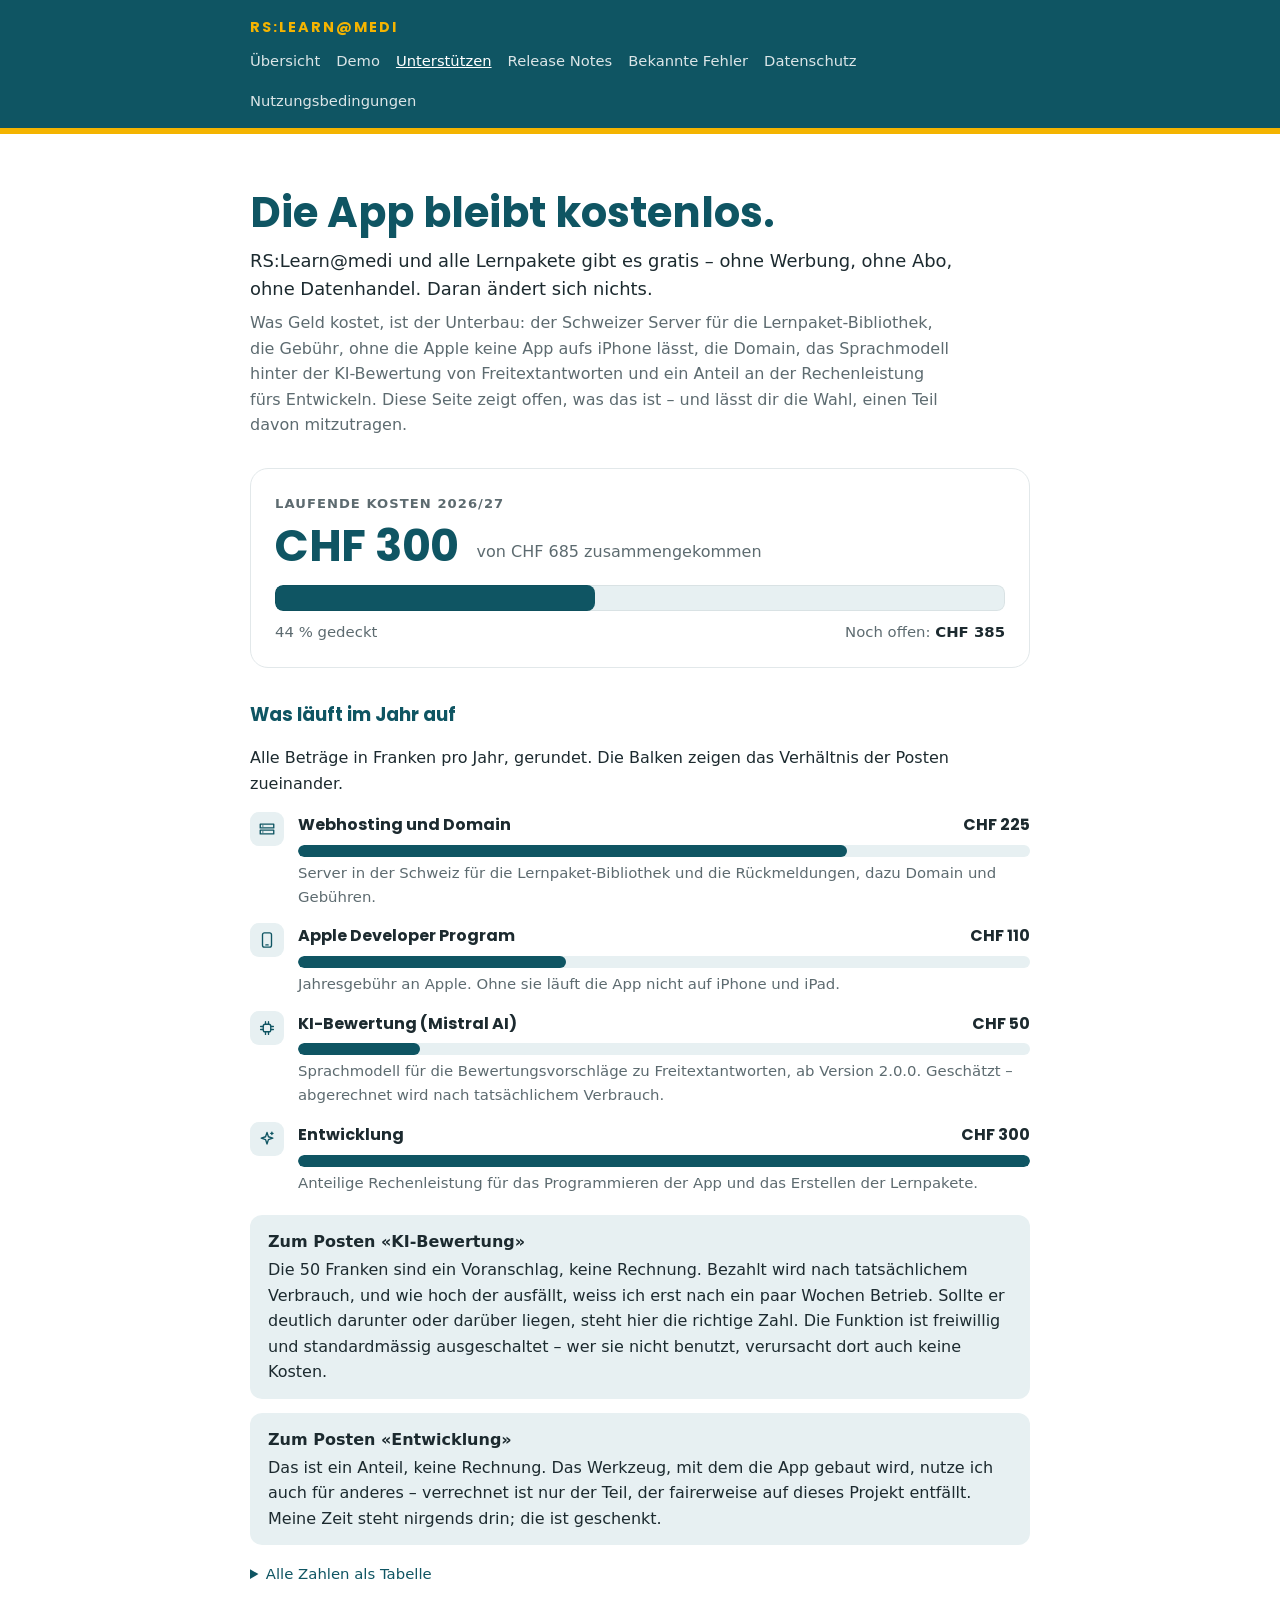
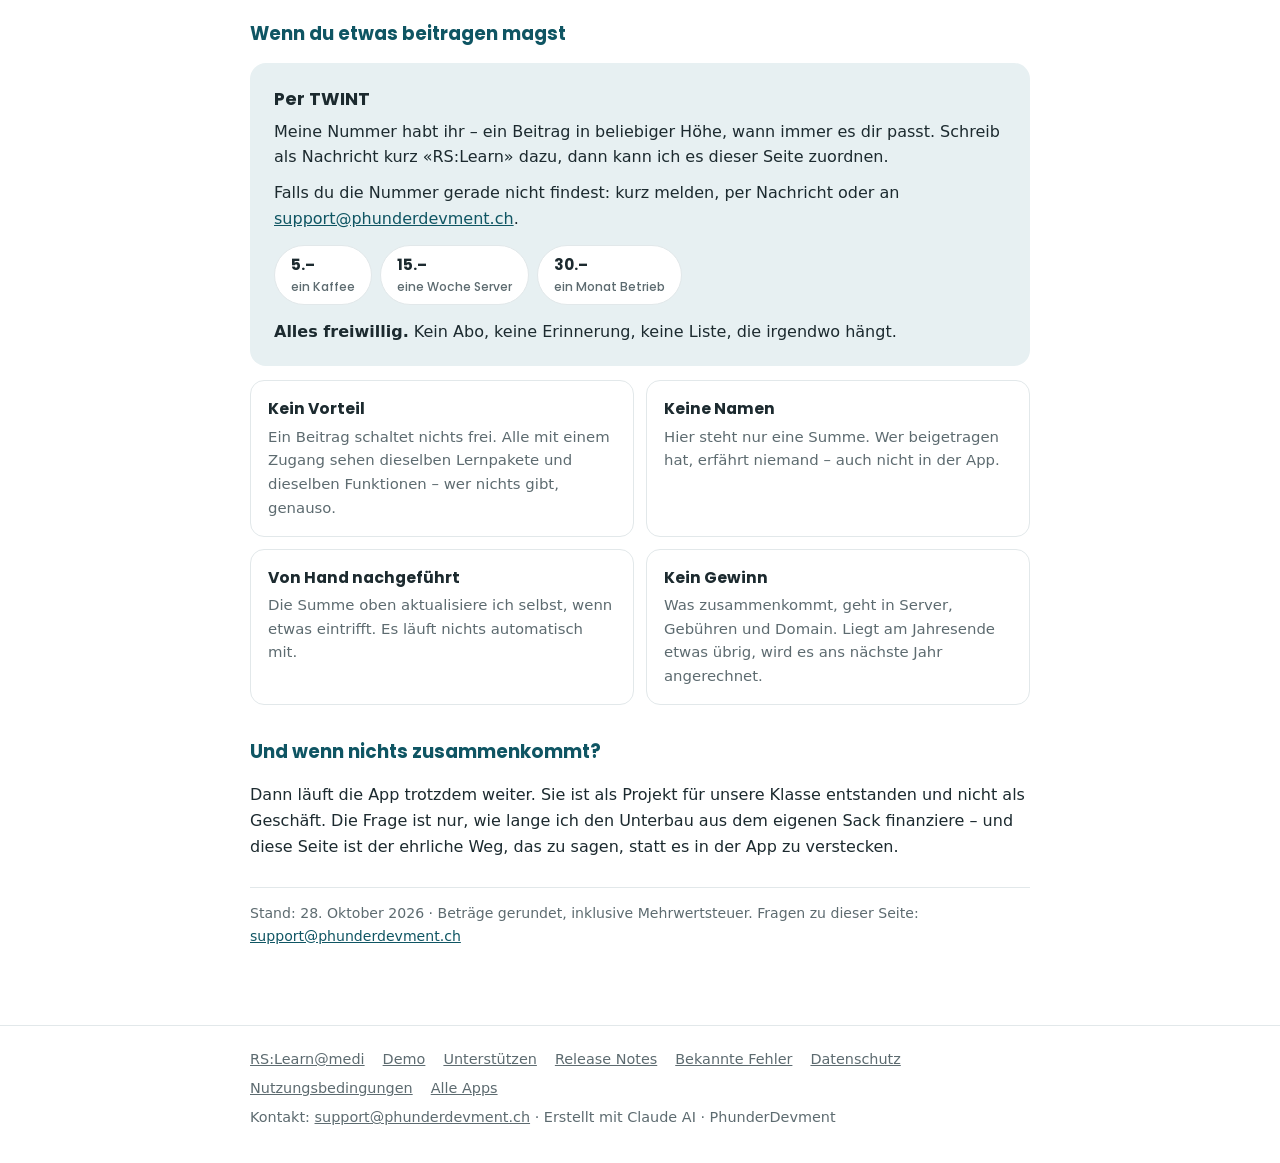
<file: rslearn/unterstuetzen.html>
<!doctype html>
<html lang="de-CH">
<head>
<meta charset="utf-8">
<meta name="viewport" content="width=device-width, initial-scale=1">
<title>Unterstützen – RS:Learn@medi</title>
<meta name="description" content="Was der Betrieb von RS:Learn@medi kostet – und wie du das Projekt freiwillig unterstützen kannst.">
<meta name="robots" content="noindex">
<link rel="stylesheet" href="rslearn.css">
<style>
  /* ---------- Kopf ---------- */
  .intro{max-width:44em}
  .intro h1{font-family:var(--head-font);font-weight:700;color:var(--petrol);
    font-size:clamp(1.9rem,4.5vw,2.6rem);line-height:1.12;margin:0 0 10px}
  .intro .lead{font-size:1.12rem;line-height:1.6;color:var(--text);margin:0 0 6px}
  .intro .sub{color:var(--muted);margin:0}
  @media (prefers-color-scheme:dark){.intro h1{color:#7cc3d1}}

  /* ---------- Fortschritt ---------- */
  .meter-card{background:var(--card);border:1px solid var(--line);border-radius:18px;
    padding:24px 24px 22px;margin:30px 0 0}
  .meter-top{display:flex;flex-wrap:wrap;align-items:flex-end;gap:6px 18px;margin-bottom:16px}
  .meter-hero{font-family:var(--head-font);font-weight:700;color:var(--petrol);
    font-size:clamp(2rem,6vw,2.8rem);line-height:1;letter-spacing:-.5px}
  @media (prefers-color-scheme:dark){.meter-hero{color:#7cc3d1}}
  .meter-of{color:var(--muted);font-size:1rem;padding-bottom:4px}
  .meter-label{font-size:.82rem;font-weight:700;letter-spacing:.08em;text-transform:uppercase;
    color:var(--muted);margin:0 0 4px;width:100%}
  .track{position:relative;height:26px;border-radius:8px;background:var(--soft);overflow:hidden}
  .fill{position:absolute;inset:0 auto 0 0;width:0;background:var(--petrol);
    border-radius:8px;transition:width 1.1s cubic-bezier(.22,.8,.3,1)}
  @media (prefers-color-scheme:dark){.fill{background:#3f93a6}}
  @media (prefers-reduced-motion:reduce){.fill{transition:none}}
  .track-empty{position:absolute;inset:0;border-radius:8px;
    box-shadow:inset 0 0 0 1px rgba(0,0,0,.06)}
  .meter-foot{display:flex;flex-wrap:wrap;justify-content:space-between;gap:6px 16px;
    margin-top:10px;font-size:.93rem;color:var(--muted)}
  .meter-foot b{color:var(--text)}

  /* ---------- Kostenbalken ---------- */
  .kosten{margin:14px 0 0;display:grid;gap:14px}
  .posten{display:grid;grid-template-columns:34px 1fr;gap:14px;align-items:start}
  .ico{width:34px;height:34px;border-radius:9px;background:var(--soft);display:grid;place-items:center}
  .ico svg{width:18px;height:18px;stroke:var(--petrol);fill:none;stroke-width:1.8;
    stroke-linecap:round;stroke-linejoin:round}
  @media (prefers-color-scheme:dark){.ico svg{stroke:#7cc3d1}}
  .posten-kopf{display:flex;flex-wrap:wrap;justify-content:space-between;gap:2px 14px;align-items:baseline}
  .posten-name{font-family:var(--head-font);font-weight:700;font-size:1rem}
  .posten-betrag{font-family:var(--head-font);font-weight:700;font-size:1rem;white-space:nowrap}
  .posten-bar{height:12px;border-radius:6px;background:var(--soft);margin:7px 0 5px;overflow:hidden}
  .posten-bar i{display:block;height:100%;width:0;background:var(--petrol);border-radius:6px;
    transition:width .9s cubic-bezier(.22,.8,.3,1)}
  @media (prefers-color-scheme:dark){.posten-bar i{background:#3f93a6}}
  @media (prefers-reduced-motion:reduce){.posten-bar i{transition:none}}
  .posten-zweck{color:var(--muted);font-size:.93rem;margin:0}

  /* ---------- Spenden ---------- */
  .twint{background:var(--soft);border-radius:16px;padding:22px 24px;margin-top:14px}
  .twint h3{font-family:var(--head-font);font-weight:700;margin:0 0 6px;font-size:1.1rem}
  .twint p{margin:0 0 10px}
  .twint p:last-child{margin-bottom:0}
  .betraege{display:flex;flex-wrap:wrap;gap:8px;margin:14px 0 4px}
  .betrag{background:var(--card);border:1px solid var(--line);border-radius:999px;
    padding:7px 16px;font-family:var(--head-font);font-weight:700;font-size:.95rem}
  .betrag small{display:block;font-family:inherit;font-weight:400;font-size:.76rem;color:var(--muted)}

  .fakten{display:grid;grid-template-columns:repeat(auto-fit,minmax(300px,1fr));gap:12px;margin-top:14px}
  .fakt{border:1px solid var(--line);border-radius:14px;padding:15px 17px;background:var(--card)}
  .fakt h3{font-family:var(--head-font);font-weight:700;font-size:.98rem;margin:0 0 4px}
  .fakt p{margin:0;color:var(--muted);font-size:.93rem}

  .stand{color:var(--muted);font-size:.88rem;margin-top:28px;padding-top:14px;border-top:1px solid var(--line)}
  table.detail{width:100%;border-collapse:collapse;margin-top:10px;font-size:.93rem}
  table.detail th,table.detail td{text-align:left;padding:7px 10px 7px 0;border-bottom:1px solid var(--line)}
  table.detail th{color:var(--muted);font-weight:700;font-size:.82rem;letter-spacing:.05em;text-transform:uppercase}
  table.detail td.z{text-align:right;white-space:nowrap;font-variant-numeric:tabular-nums}
  details.tabelle{margin-top:18px}
  details.tabelle summary{cursor:pointer;color:var(--petrol);font-size:.93rem}
  @media (prefers-color-scheme:dark){details.tabelle summary{color:#7cc3d1}}
</style>
</head>
<body>

<header class="bar"><div class="wrap">
  <a class="mark" href="./">RS:LEARN@MEDI</a>
  <nav>
    <a href="./">Übersicht</a>
    <a href="demo.html">Demo</a>
    <a href="unterstuetzen.html" aria-current="page">Unterstützen</a>
    <a href="releasenotes.html">Release Notes</a>
    <a href="bekannte-fehler.html">Bekannte Fehler</a>
    <a href="datenschutz.html">Datenschutz</a>
    <a href="nutzungsbedingungen.html">Nutzungsbedingungen</a>
  </nav>
</div></header>

<main><div class="wrap legal">

  <div class="intro">
    <h1>Die App bleibt kostenlos.</h1>
    <p class="lead">RS:Learn@medi und alle Lernpakete gibt es gratis – ohne Werbung, ohne Abo, ohne Datenhandel. Daran ändert sich nichts.</p>
    <p class="sub">Was Geld kostet, ist der Unterbau: der Schweizer Server für die Lernpaket-Bibliothek, die Gebühr, ohne die Apple keine App aufs iPhone lässt, die Domain, das Sprachmodell hinter der KI-Bewertung von Freitextantworten und ein Anteil an der Rechenleistung fürs Entwickeln. Diese Seite zeigt offen, was das ist – und lässt dir die Wahl, einen Teil davon mitzutragen.</p>
  </div>

  <!-- ============ Fortschritt ============
       Alle Zahlen hier drin kommen aus spenden.json. Die Platzhalter sind bewusst leer:
       Stünden hier Zahlen, wären sie beim nächsten Beitrag falsch – und niemand würde es
       merken, solange die Datei lädt.
       ======================================== -->
  <div id="zahlen">
  <div class="meter-card">
    <div class="meter-top">
      <span class="meter-label" id="m-label">Laufende Kosten</span>
      <span class="meter-hero" id="m-ist">&nbsp;</span>
      <span class="meter-of" id="m-soll">wird geladen …</span>
    </div>
    <div class="track"><span class="fill" id="m-fill"></span><span class="track-empty"></span></div>
    <div class="meter-foot">
      <span id="m-prozent">&nbsp;</span>
      <span id="m-rest">&nbsp;</span>
    </div>
  </div>

  <h2>Was läuft im Jahr auf</h2>
  <p>Alle Beträge in Franken pro Jahr, gerundet. Die Balken zeigen das Verhältnis der Posten zueinander.</p>

  <div class="kosten" id="kosten"></div>

  <div class="note" style="margin-top:20px"><strong>Zum Posten «KI-Bewertung»</strong>Die 50 Franken sind ein Voranschlag, keine Rechnung. Bezahlt wird nach tatsächlichem Verbrauch, und wie hoch der ausfällt, weiss ich erst nach ein paar Wochen Betrieb. Sollte er deutlich darunter oder darüber liegen, steht hier die richtige Zahl. Die Funktion ist freiwillig und standardmässig ausgeschaltet – wer sie nicht benutzt, verursacht dort auch keine Kosten.</div>

  <div class="note" style="margin-top:14px"><strong>Zum Posten «Entwicklung»</strong>Das ist ein Anteil, keine Rechnung. Das Werkzeug, mit dem die App gebaut wird, nutze ich auch für anderes – verrechnet ist nur der Teil, der fairerweise auf dieses Projekt entfällt. Meine Zeit steht nirgends drin; die ist geschenkt.</div>

  <details class="tabelle">
    <summary>Alle Zahlen als Tabelle</summary>
    <table class="detail">
      <thead><tr><th>Posten</th><th>Art</th><th class="z">Pro Jahr</th></tr></thead>
      <tbody id="tab"></tbody>
    </table>
  </details>
  </div><!-- /#zahlen -->

  <div class="note" id="zahlen-fehler" hidden><strong>Die Zahlen liessen sich gerade nicht laden</strong>Was das Projekt kostet und was bisher zusammengekommen ist, steht in einer kleinen Datei neben dieser Seite – die war eben nicht erreichbar. Lade die Seite später neu, oder frag kurz nach: <a href="mailto:support@phunderdevment.ch">support@phunderdevment.ch</a>. Veraltete Zahlen zeigen wir hier bewusst nicht.</div>

  <!-- ============ Spenden ============ -->
  <h2>Wenn du etwas beitragen magst</h2>

  <div class="twint">
    <h3>Per TWINT</h3>
    <p>Meine Nummer habt ihr – ein Beitrag in beliebiger Höhe, wann immer es dir passt. Schreib als Nachricht kurz «RS:Learn» dazu, dann kann ich es dieser Seite zuordnen.</p>
    <p>Falls du die Nummer gerade nicht findest: kurz melden, per Nachricht oder an <a href="mailto:support@phunderdevment.ch">support@phunderdevment.ch</a>.</p>
    <div class="betraege">
      <span class="betrag">5.–<small>ein Kaffee</small></span>
      <span class="betrag">15.–<small>eine Woche Server</small></span>
      <span class="betrag">30.–<small>ein Monat Betrieb</small></span>
    </div>
    <p style="margin-top:14px"><strong>Alles freiwillig.</strong> Kein Abo, keine Erinnerung, keine Liste, die irgendwo hängt.</p>
  </div>

  <div class="fakten">
    <div class="fakt"><h3>Kein Vorteil</h3><p>Ein Beitrag schaltet nichts frei. Alle mit einem Zugang sehen dieselben Lernpakete und dieselben Funktionen – wer nichts gibt, genauso.</p></div>
    <div class="fakt"><h3>Keine Namen</h3><p>Hier steht nur eine Summe. Wer beigetragen hat, erfährt niemand – auch nicht in der App.</p></div>
    <div class="fakt"><h3>Von Hand nachgeführt</h3><p>Die Summe oben aktualisiere ich selbst, wenn etwas eintrifft. Es läuft nichts automatisch mit.</p></div>
    <div class="fakt"><h3>Kein Gewinn</h3><p>Was zusammenkommt, geht in Server, Gebühren und Domain. Liegt am Jahresende etwas übrig, wird es ans nächste Jahr angerechnet.</p></div>
  </div>

  <h2>Und wenn nichts zusammenkommt?</h2>
  <p>Dann läuft die App trotzdem weiter. Sie ist als Projekt für unsere Klasse entstanden und nicht als Geschäft. Die Frage ist nur, wie lange ich den Unterbau aus dem eigenen Sack finanziere – und diese Seite ist der ehrliche Weg, das zu sagen, statt es in der App zu verstecken.</p>

  <p class="stand">Stand: <span id="stand">wird geladen …</span> · Beträge gerundet, inklusive Mehrwertsteuer. Fragen zu dieser Seite: <a href="mailto:support@phunderdevment.ch">support@phunderdevment.ch</a></p>

</div></main>

<footer><div class="wrap" style="max-width:820px">
  <div class="links">
    <a href="./">RS:Learn@medi</a>
    <a href="demo.html">Demo</a>
    <a href="unterstuetzen.html">Unterstützen</a>
    <a href="releasenotes.html">Release Notes</a>
    <a href="bekannte-fehler.html">Bekannte Fehler</a>
    <a href="datenschutz.html">Datenschutz</a>
    <a href="nutzungsbedingungen.html">Nutzungsbedingungen</a>
    <a href="../">Alle Apps</a>
  </div>
  <div>Kontakt: <a href="mailto:support@phunderdevment.ch">support@phunderdevment.ch</a> · Erstellt mit Claude AI · PhunderDevment</div>
</div></footer>

<script>
/* ==========================================================================
   Die Zahlen stehen ausschliesslich in  spenden.json  neben dieser Seite.
   Hier gibt es bewusst KEINE zweite Fassung davon.

   Eine Rückfallebene stand hier bis 28.10.2026. Sie ist raus, und zwar aus einem
   einfachen Grund: Sie hätte zusätzlich gepflegt werden müssen. Eine Kopie, die
   niemand nachführt, zeigt irgendwann veraltete Zahlen – und tut das still, weil
   sie ja «funktioniert». Lieber ein ehrlicher Hinweis als eine falsche Summe.

   Was hier liegt, sind nur Dinge, die sich nicht mit jedem Beitrag ändern:
   die Beschreibungstexte, die Symbole und die einmaligen Kosten.

   NACHFÜHREN ALSO AUSSCHLIESSLICH IN  spenden.json  –  dort die Felder
   «gespendet» und «stand». Die Posten dort nur, wenn sich eine Kostenposition
   wirklich ändert; dann hier den passenden Text ergänzen.
   ========================================================================== */

/** Beschreibung und Symbol je Posten, nachgeschlagen über den Namen aus spenden.json. */
const TEXTE = {
  "Webhosting und Domain": {
    icon: "server",
    zweck: "Server in der Schweiz für die Lernpaket-Bibliothek und die Rückmeldungen, dazu Domain und Gebühren."
  },
  "Apple Developer Program": {
    icon: "phone",
    zweck: "Jahresgebühr an Apple. Ohne sie läuft die App nicht auf iPhone und iPad."
  },
  "KI-Bewertung (Mistral AI)": {
    icon: "ki",
    zweck: "Sprachmodell für die Bewertungsvorschläge zu Freitextantworten, ab Version 2.0.0. Geschätzt – abgerechnet wird nach tatsächlichem Verbrauch."
  },
  "Entwicklung": {
    icon: "spark",
    zweck: "Anteilige Rechenleistung für das Programmieren der App und das Erstellen der Lernpakete."
  }
};

/** Einmalige Kosten – nur für die Tabelle auf dieser Seite, die App rechnet sie nicht mit. */
const EINMALIG = [
  { name: "Google-Play-Entwicklerkonto", betrag: 22, hinweis: "einmalig, 2026 bezahlt" }
];

const chf = n => "CHF " + n.toLocaleString("de-CH").replace(/’/g, "'");

const ICONS = {
  server:'<path d="M3 5.5h18v5H3zM3 13.5h18v5H3z"/><path d="M6.5 8h.01M6.5 16h.01"/>',
  phone: '<rect x="6" y="2.5" width="12" height="19" rx="2.5"/><path d="M10.5 18.5h3"/>',
  globe: '<circle cx="12" cy="12" r="9"/><path d="M3.2 9.5h17.6M3.2 14.5h17.6"/><path d="M12 3a15 15 0 0 0 0 18 15 15 0 0 0 0-18"/>',
  spark: '<path d="M12 3.2 13.9 9l5.8 1.9-5.8 1.9L12 18.6 10.1 12.8 4.3 10.9 10.1 9z"/><path d="M18.5 3v3M20 4.5h-3"/>',
  ki:    '<rect x="7" y="7" width="10" height="10" rx="2.5"/><path d="M10 3.5v3.5M14 3.5v3.5M10 17v3.5M14 17v3.5M3.5 10H7M3.5 14H7M17 10h3.5M17 14h3.5"/>'
};

function zeichne(d) {
  const posten = d.posten.filter(p => p && typeof p.betrag === "number" && isFinite(p.betrag) && p.betrag >= 0);
  const ziel   = posten.reduce((s, p) => s + p.betrag, 0);
  if (!posten.length || ziel <= 0) return false;

  const ist    = Math.max(0, Number(d.gespendet) || 0);
  const anteil = Math.min(1, ist / ziel);
  const rest   = Math.max(0, ziel - ist);

  /* --- Fortschritt --- */
  document.getElementById("m-label").textContent = "Laufende Kosten" + (d.jahr ? " " + d.jahr : "");
  document.getElementById("m-ist").textContent   = chf(ist);
  document.getElementById("m-soll").textContent  = "von " + chf(ziel) + " zusammengekommen";
  document.getElementById("m-prozent").textContent = Math.round(anteil * 100) + " % gedeckt";
  document.getElementById("m-rest").innerHTML = rest > 0
    ? "Noch offen: <b>" + chf(rest) + "</b>"
    : "<b>Ziel erreicht – danke!</b>";
  if (d.stand) document.getElementById("stand").textContent = d.stand;

  /* --- Kostenbalken (eine Reihe, direkt beschriftet) --- */
  const maxPosten = Math.max(...posten.map(p => p.betrag));
  document.getElementById("kosten").innerHTML = posten.map(p => {
    // Unbekannter Name: Symbol und Text fehlen, die Zahl stimmt trotzdem. So bleibt die
    // Seite brauchbar, wenn in spenden.json ein Posten dazukommt, bevor der Text hier steht.
    const t = TEXTE[p.name] || {};
    const anteilBar = maxPosten > 0 ? p.betrag / maxPosten : 0;
    return '<div class="posten">'
      + '<span class="ico"><svg viewBox="0 0 24 24" aria-hidden="true">' + (ICONS[t.icon] || ICONS.spark) + '</svg></span>'
      + '<div>'
      +   '<div class="posten-kopf"><span class="posten-name">' + p.name + '</span>'
      +   '<span class="posten-betrag">' + chf(p.betrag) + '</span></div>'
      +   '<div class="posten-bar"><i data-w="' + (anteilBar * 100) + '"></i></div>'
      +   (t.zweck ? '<p class="posten-zweck">' + t.zweck + '</p>' : '')
      + '</div></div>';
  }).join("");

  /* --- Tabelle --- */
  document.getElementById("tab").innerHTML =
      posten.map(p => '<tr><td>' + p.name + '</td><td>pro Jahr</td><td class="z">' + chf(p.betrag) + '</td></tr>').join("")
    + EINMALIG.map(e => '<tr><td>' + e.name + '</td><td>' + e.hinweis + '</td><td class="z">' + chf(e.betrag) + '</td></tr>').join("")
    + '<tr><td><strong>Ziel dieser Seite</strong></td><td>laufende Kosten pro Jahr</td><td class="z"><strong>' + chf(ziel) + '</strong></td></tr>';

  /* --- Balken füllen --- */
  requestAnimationFrame(() => {
    document.getElementById("m-fill").style.width = (anteil * 100) + "%";
    document.querySelectorAll(".posten-bar i").forEach(i => { i.style.width = i.dataset.w + "%"; });
  });
  return true;
}

function fehler() {
  document.getElementById("zahlen").hidden = true;
  document.getElementById("zahlen-fehler").hidden = false;
}

fetch("spenden.json", { cache: "no-store" })
  .then(a => a.ok ? a.json() : Promise.reject(new Error("HTTP " + a.status)))
  .then(d => { if (!d || !Array.isArray(d.posten) || !zeichne(d)) fehler(); })
  .catch(fehler);

</script>

</body>
</html>
</file>
<file: assets/base.css>
:root{--bg:#ffffff;--text:#1d2125;--muted:#646b72;--line:#e4e6e9;--soft:#f5f6f7;--accent:#1d2125}
@media (prefers-color-scheme: dark){:root{--bg:#121416;--text:#e8eaec;--muted:#9aa2a9;--line:#2a2e32;--soft:#1a1d20;--accent:#e8eaec}}
*{box-sizing:border-box}
html{-webkit-text-size-adjust:100%}
body{margin:0;background:var(--bg);color:var(--text);font:16px/1.6 system-ui,-apple-system,"Segoe UI",Roboto,sans-serif}
.wrap{max-width:720px;margin:0 auto;padding:0 16px}
.top{border-bottom:1px solid var(--line)}
.top .wrap{display:flex;justify-content:space-between;align-items:center;gap:12px;flex-wrap:wrap;padding-top:18px;padding-bottom:18px}
.logo{font-weight:700;letter-spacing:.3px;color:var(--text);text-decoration:none}
.top nav{display:flex;gap:16px;flex-wrap:wrap}
.top nav a{color:var(--muted);text-decoration:none;font-size:.95rem}
.top nav a:hover{color:var(--text)}
main{padding:48px 0 56px}
h1{font-size:2rem;line-height:1.2;margin:0 0 10px;letter-spacing:-.3px}
h2{font-size:1.15rem;margin:40px 0 10px}
.lead{color:var(--muted);font-size:1.08rem;margin:0}
a{color:var(--text)}
.apps{display:grid;gap:12px;margin-top:14px}
.app{display:flex;align-items:center;gap:16px;padding:16px;border:1px solid var(--line);border-radius:14px;text-decoration:none;color:var(--text);background:var(--bg);transition:border-color .15s,background .15s}
.app:hover{border-color:var(--muted);background:var(--soft)}
.app-icon{flex:0 0 52px;height:52px;border-radius:12px;display:grid;place-items:center;font-weight:700;font-size:.8rem;letter-spacing:.3px}
.app-body{flex:1;min-width:0}
.app-body strong{display:block;font-size:1.05rem}
.app-body span{color:var(--muted);font-size:.95rem}
.app-arrow{color:var(--muted);font-size:1.3rem}
ul{padding-left:1.2em}
.muted{color:var(--muted)}
footer{border-top:1px solid var(--line);padding:20px 0 32px;color:var(--muted);font-size:.9rem}
footer .links{display:flex;gap:6px 18px;flex-wrap:wrap;margin-bottom:6px}
footer a{color:var(--muted)}
.legal h2{margin-top:32px}
.note{background:var(--soft);border:1px solid var(--line);border-radius:10px;padding:12px 16px;margin:16px 0}
body{min-height:100vh;display:flex;flex-direction:column}main{flex:1}

/* Kopfzeile bleibt beim Scrollen oben stehen */
.top{position:sticky;top:0;z-index:100;background:var(--bg)}
:target{scroll-margin-top:80px}
</file>
<file: rslearn/rslearn.css>
@font-face{font-family:"Poppins";font-weight:700;font-style:normal;font-display:swap;src:url("fonts/poppins-700.woff") format("woff")}
@font-face{font-family:"Poppins";font-weight:500;font-style:normal;font-display:swap;src:url("fonts/poppins-500.woff") format("woff")}
:root{--petrol:#0f5563;--petrol-dark:#0b4450;--yellow:#f4b400;--bg:#ffffff;--text:#1c2a2f;--muted:#5d6b70;--line:#e2e8ea;--soft:#e7f0f2;--card:#ffffff;--head-font:"Poppins",system-ui,sans-serif}
@media (prefers-color-scheme: dark){:root{--bg:#0f1719;--text:#e5eef0;--muted:#9fb0b5;--line:#243438;--soft:#16272b;--card:#132024}}
*{box-sizing:border-box}
html{-webkit-text-size-adjust:100%}
body{margin:0;background:var(--bg);color:var(--text);font:16px/1.6 system-ui,-apple-system,"Segoe UI",Roboto,sans-serif}
.wrap{max-width:1040px;margin:0 auto;padding:0 20px}
a{color:var(--petrol)}
@media (prefers-color-scheme: dark){a{color:#7cc3d1}}

/* Kopfbereich */
.hero{background:var(--petrol);color:#fff;position:relative;overflow:hidden}
.hero::after{content:"";display:block;height:14px;background:var(--yellow)}
.hero-nav{display:flex;justify-content:space-between;align-items:center;gap:10px;flex-wrap:wrap;padding-top:18px;padding-bottom:4px;font-size:.92rem}
.hero-nav a{color:#fff;opacity:.8;text-decoration:none}
.hero-nav a:hover{opacity:1;text-decoration:underline}
.hero-nav nav{display:flex;gap:16px;flex-wrap:wrap}
.hero-grid{display:grid;grid-template-columns:1.1fr .9fr;gap:40px;align-items:center;padding-top:40px;padding-bottom:64px}
.eyebrow{font-family:var(--head-font);font-weight:700;color:var(--yellow);letter-spacing:2px;font-size:.85rem;margin:0 0 14px;text-transform:uppercase}
.hero h1{font-family:var(--head-font);font-weight:700;font-size:clamp(2.3rem,5.5vw,3.6rem);line-height:1.08;margin:0 0 20px;letter-spacing:-.5px}
.hero .lead{font-size:1.15rem;line-height:1.55;color:rgba(255,255,255,.9);margin:0 0 26px;max-width:32em}
.checks{list-style:none;padding:0;margin:0 0 26px;max-width:30em}
.checks li{display:flex;gap:14px;align-items:baseline;padding:9px 0;border-top:1px solid rgba(255,255,255,.18)}
.checks li:last-child{border-bottom:1px solid rgba(255,255,255,.18)}
.checks li::before{content:"";flex:0 0 9px;height:9px;border-radius:50%;background:var(--yellow);transform:translateY(-1px)}
.status{display:inline-flex;align-items:center;gap:8px;font-size:.92rem;color:rgba(255,255,255,.85)}
.status{flex-wrap:wrap}
.pill{white-space:nowrap;background:var(--yellow);color:#1c2a2f;font-weight:700;border-radius:999px;padding:2px 12px;font-size:.85rem}

/* Smartphone */
.phone-wrap{display:flex;justify-content:center}
.phone{width:min(300px,100%);aspect-ratio:900/1950;border-radius:42px;background:#132126;padding:11px;transform:rotate(4deg);box-shadow:0 30px 60px rgba(0,0,0,.35),0 8px 18px rgba(0,0,0,.25)}
.phone img{display:block;width:100%;height:100%;object-fit:cover;border-radius:32px}

/* Inhalt */
main{padding:56px 0 64px}
.content{max-width:760px}
.section-title{font-family:var(--head-font);font-weight:700;color:var(--petrol);font-size:1.5rem;margin:0 0 12px;display:flex;align-items:center;gap:12px}
@media (prefers-color-scheme: dark){.section-title{color:#7cc3d1}}
.num{flex:0 0 34px;height:34px;border-radius:9px;background:var(--yellow);color:#1c2a2f;display:grid;place-items:center;font-size:1rem}
section+section{margin-top:44px}
.cards{display:grid;grid-template-columns:repeat(auto-fit,minmax(210px,1fr));gap:12px;margin-top:14px}
.card{background:var(--card);border:1px solid var(--line);border-radius:14px;padding:16px 18px}
.card h3{font-family:var(--head-font);font-weight:700;font-size:1rem;margin:0 0 4px;color:var(--text)}
.card p{margin:0;color:var(--muted);font-size:.95rem}
.note{background:var(--soft);border-radius:12px;padding:14px 18px;margin-top:14px}
.note strong{display:block;margin-bottom:2px}
code{background:var(--soft);padding:1px 6px;border-radius:5px;font-size:.9em}

/* Rechtliche Seiten */
.bar{background:var(--petrol);color:#fff;border-bottom:6px solid var(--yellow)}
.bar .wrap{display:flex;justify-content:space-between;align-items:center;gap:10px;flex-wrap:wrap;padding-top:16px;padding-bottom:16px;max-width:820px}
.bar .mark{font-family:var(--head-font);font-weight:700;letter-spacing:2px;color:var(--yellow);text-decoration:none;font-size:.9rem}
.bar nav{display:flex;gap:16px;flex-wrap:wrap}
.bar nav a{color:#fff;opacity:.85;text-decoration:none;font-size:.92rem}
.bar nav a:hover,.bar nav a[aria-current]{opacity:1;text-decoration:underline}
.legal{max-width:820px}
.legal h1{font-family:var(--head-font);font-weight:700;color:var(--petrol);font-size:clamp(1.8rem,4vw,2.4rem);line-height:1.15;margin:0 0 6px}
.legal h2{font-family:var(--head-font);font-weight:700;color:var(--petrol);font-size:1.15rem;margin:32px 0 8px}
@media (prefers-color-scheme: dark){.legal h1,.legal h2{color:#7cc3d1}}
.legal h3{font-size:1rem;margin:20px 0 4px}
.legal .muted,.muted{color:var(--muted)}
.legal .crumb{display:none}
.legal ul{padding-left:1.2em}

footer{border-top:1px solid var(--line);padding:22px 0 34px;color:var(--muted);font-size:.9rem}
footer .links{display:flex;gap:6px 18px;flex-wrap:wrap;margin-bottom:6px}
footer a{color:var(--muted)}

@media (max-width:760px){
  .hero-grid{grid-template-columns:1fr;gap:36px;padding-top:28px;padding-bottom:48px}
  .phone{width:220px;border-radius:32px;padding:8px;transform:rotate(3deg)}
  .phone img{border-radius:25px}
  main{padding:40px 0 48px}
}
body{min-height:100vh;display:flex;flex-direction:column}main{flex:1}
.demo-cta{margin:22px 0 0}
.btn-demo{display:inline-flex;align-items:center;gap:10px;background:var(--yellow);color:#1c2a2f;
  font-family:var(--head-font);font-weight:700;text-decoration:none;border-radius:999px;
  padding:14px 26px;font-size:1.02rem;box-shadow:0 8px 20px rgba(0,0,0,.22);
  transition:transform .12s,box-shadow .12s}
.btn-demo:hover{transform:translateY(-2px);box-shadow:0 12px 26px rgba(0,0,0,.28)}

/* Kopfzeile bleibt beim Scrollen oben stehen */
.bar{position:sticky;top:0;z-index:100}
:target{scroll-margin-top:92px}
@media (max-width:760px){
  .bar .wrap{padding-top:9px;padding-bottom:9px;gap:4px}
  .bar nav{gap:4px 12px}
  .bar nav a{font-size:.82rem}
  .bar .mark{font-size:.8rem}
  :target{scroll-margin-top:150px}
}
</file>
